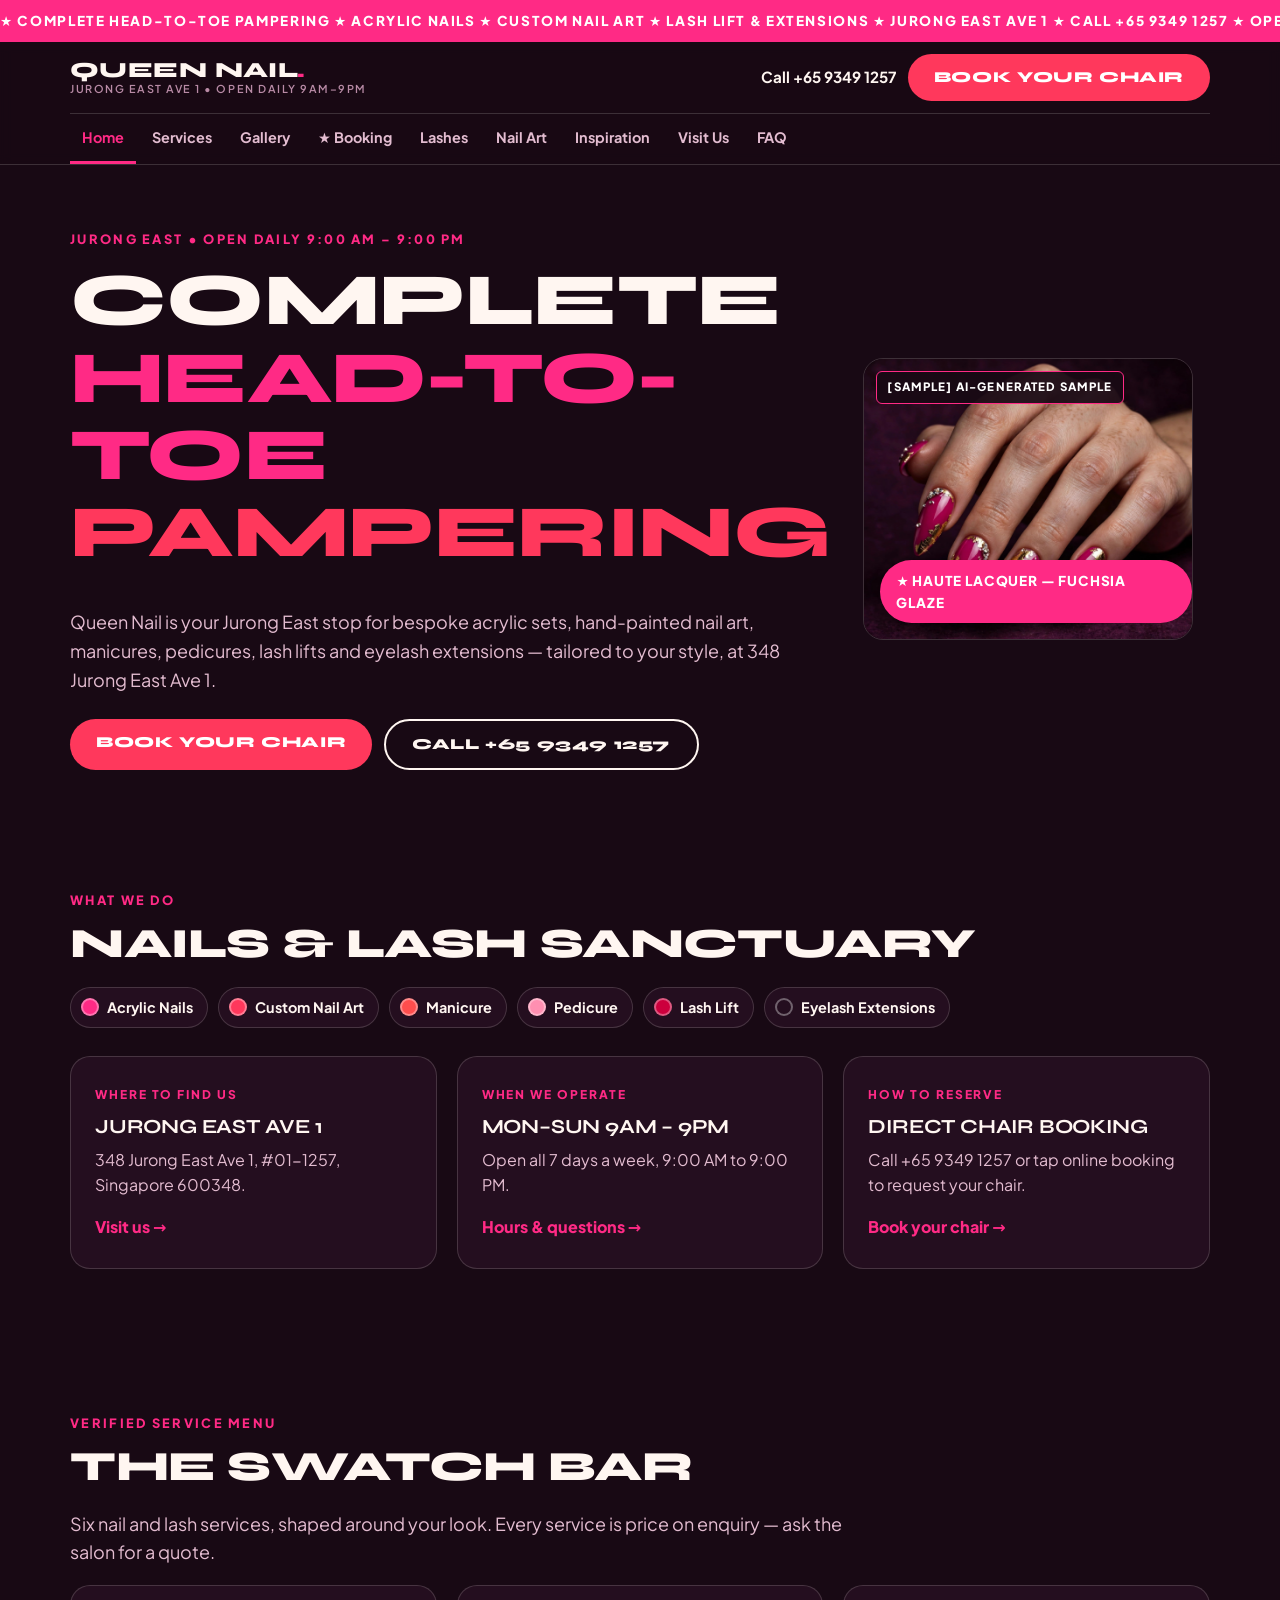
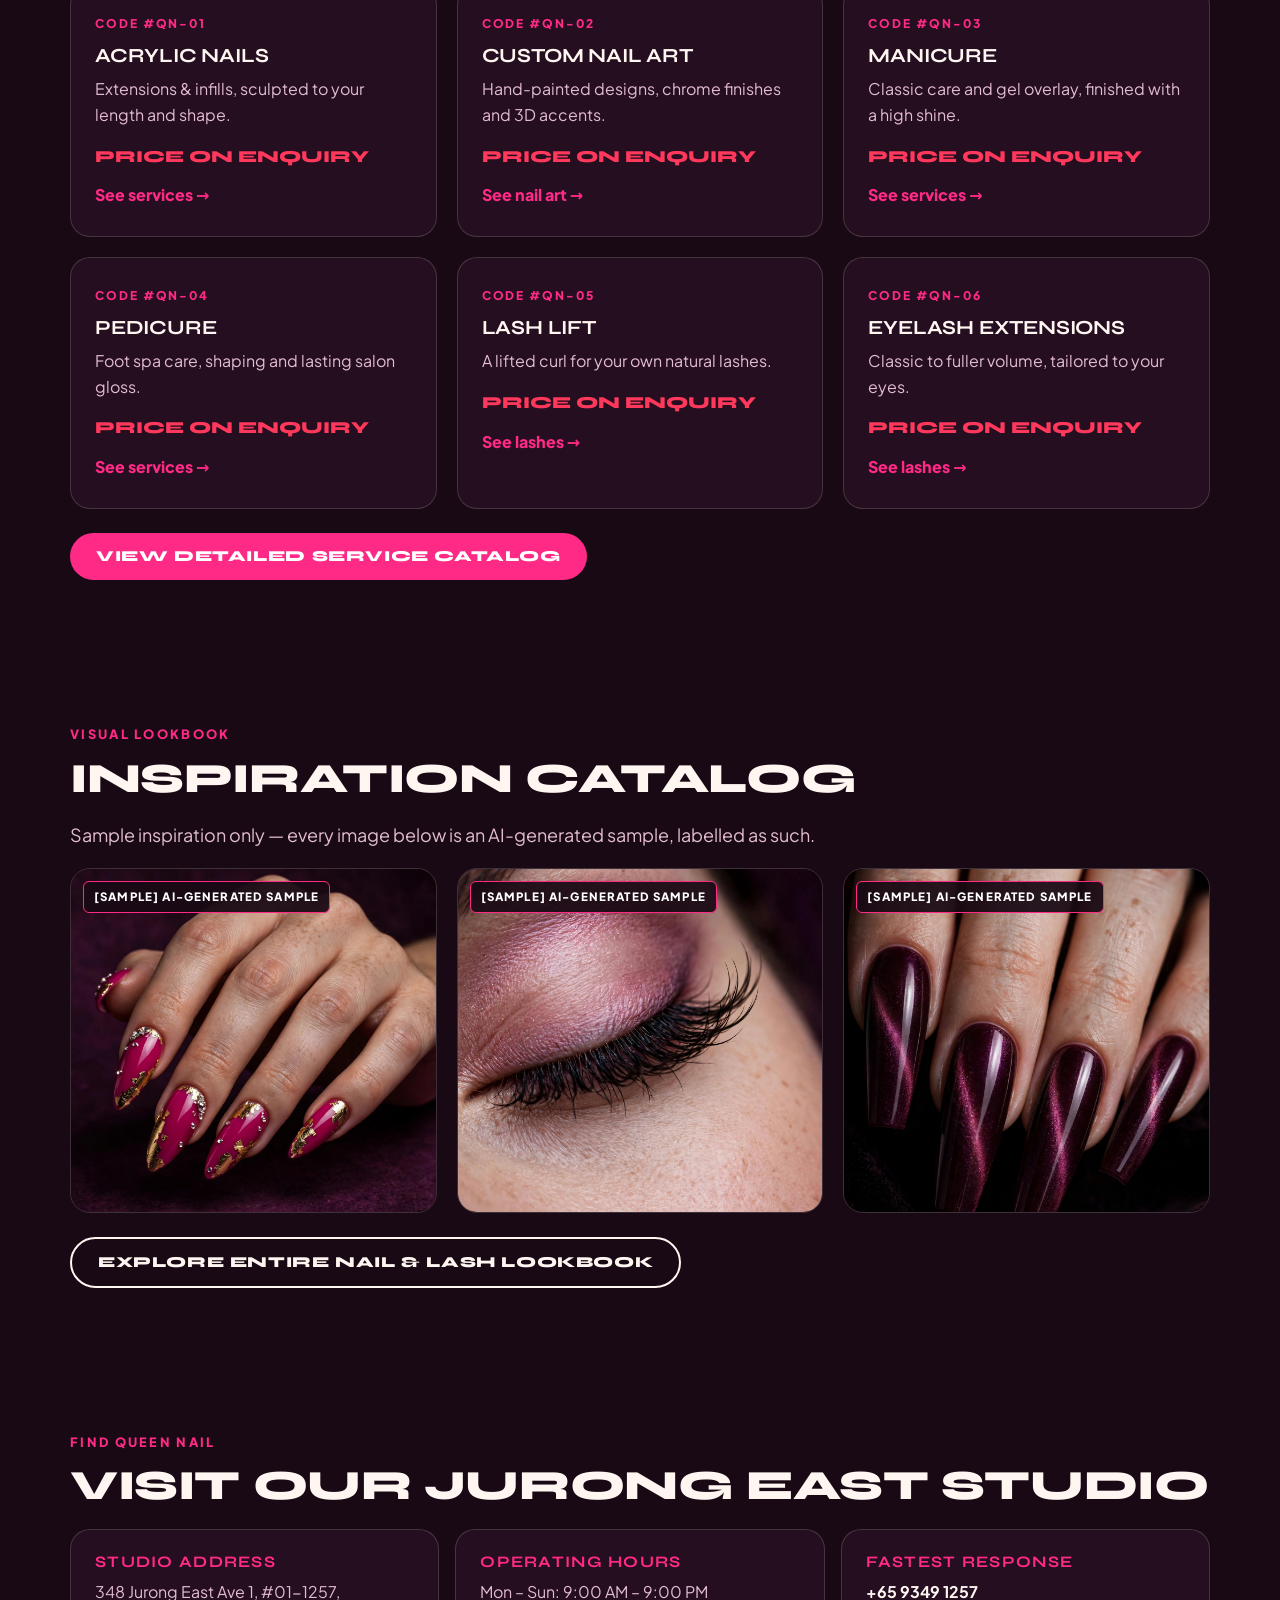
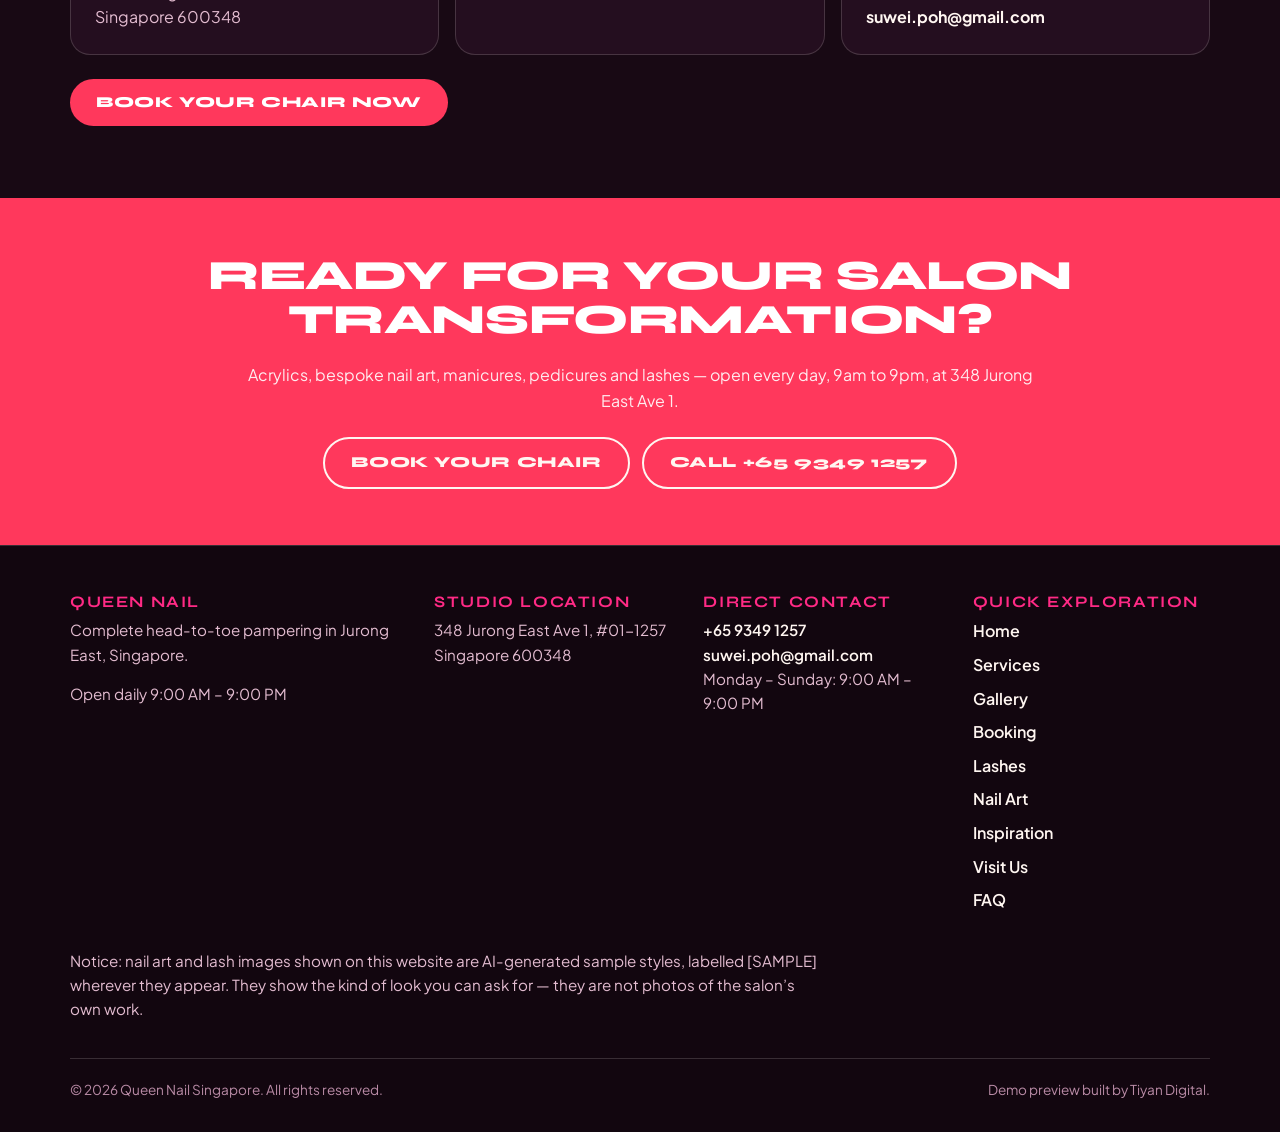
<file: index.html>
<!DOCTYPE html>
<html lang="en">
<head>
<meta charset="utf-8">
<meta name="viewport" content="width=device-width, initial-scale=1">
<title>Queen Nail — Nail Salon in Jurong East | Queen Nail — Jurong East, Singapore</title>
<meta name="description" content="Queen Nail is a nail salon at 348 Jurong East Ave 1, Singapore — acrylic nails, custom nail art, manicure, pedicure, lash lift and eyelash extensions. Open daily 9am–9pm. Price on enquiry.">
<link rel="stylesheet" href="assets/css/main.css">
</head>
<body>
<div class="marquee" aria-hidden="true"><span>&#9733; COMPLETE HEAD-TO-TOE PAMPERING &#9733; ACRYLIC NAILS &#9733; CUSTOM NAIL ART &#9733; LASH LIFT &amp; EXTENSIONS &#9733; JURONG EAST AVE 1 &#9733; CALL +65 9349 1257 &#9733; OPEN DAILY 9AM&ndash;9PM &nbsp;&#9733; COMPLETE HEAD-TO-TOE PAMPERING &#9733; ACRYLIC NAILS &#9733; CUSTOM NAIL ART &#9733; LASH LIFT &amp; EXTENSIONS &#9733; JURONG EAST AVE 1 &#9733; CALL +65 9349 1257 &#9733; OPEN DAILY 9AM&ndash;9PM &nbsp;</span></div>
<header class="site-header">
  <div class="wrap header-bar">
    <a class="logo" href="index.html"><span data-business-name>Queen Nail</span><em>.</em><small>Jurong East Ave 1 &bull; Open Daily 9am&ndash;9pm</small></a>
    <div class="header-actions">
      <a class="phone-link" href="tel:+6593491257">Call +65 9349 1257</a>
      <a class="btn btn-coral" href="booking.html">Book Your Chair</a>
    </div>
  </div>
  <div class="wrap"><nav class="main-nav" aria-label="Main navigation"><ul><li><a href="index.html" aria-current="page">Home</a></li><li><a href="services.html">Services</a></li><li><a href="gallery.html">Gallery</a></li><li><a href="booking.html">&#9733; Booking</a></li><li><a href="lashes.html">Lashes</a></li><li><a href="nail-art.html">Nail Art</a></li><li><a href="inspiration.html">Inspiration</a></li><li><a href="visit.html">Visit Us</a></li><li><a href="faq.html">FAQ</a></li></ul></nav></div>
</header>
<main>
<section class="hero"><div class="wrap hero-grid">
  <div class="hero-copy">
    <p class="kicker">Jurong East &bull; Open Daily 9:00 AM &ndash; 9:00 PM</p>
    <h1>Complete<br><span>Head-to-Toe</span><br><span class="coral">Pampering</span></h1>
    <p class="lede">Queen Nail is your Jurong East stop for bespoke acrylic sets, hand-painted nail art, manicures, pedicures, lash lifts and eyelash extensions — tailored to your style, at 348 Jurong East Ave 1.</p>
    <div class="cta-row">
      <a class="btn btn-coral" href="booking.html">Book Your Chair</a>
      <a class="btn btn-ghost" href="tel:+6593491257">Call +65 9349 1257</a>
    </div>
  </div>
  <div class="hero-media">
    <span class="sample-badge">[SAMPLE] AI-generated sample</span>
    <img src="assets/img/hero-fuchsia-chrome.jpg" alt="Sample nail art: fuchsia lacquer with gold chrome leaf accents">
    <span class="hero-tag">&#9733; Haute Lacquer &mdash; Fuchsia Glaze</span>
  </div>
</div></section>

<section><div class="wrap">
  <p class="eyebrow">What we do</p>
  <h2>Nails &amp; Lash Sanctuary</h2>
  <ul class="swatches" aria-label="Services">
    <li><span class="dot" style="background:#FF2A85"></span>Acrylic Nails</li>
    <li><span class="dot" style="background:#FF385C"></span>Custom Nail Art</li>
    <li><span class="dot" style="background:#FF4D4D"></span>Manicure</li>
    <li><span class="dot" style="background:#FF8FB1"></span>Pedicure</li>
    <li><span class="dot" style="background:#CC003D"></span>Lash Lift</li>
    <li><span class="dot" style="background:#240E1F"></span>Eyelash Extensions</li>
  </ul>
  <div class="grid grid-3" style="margin-top:28px">
    <div class="card"><p class="code">Where to find us</p><h3>Jurong East Ave 1</h3><p>348 Jurong East Ave 1, #01-1257, Singapore 600348.</p><a class="more" href="visit.html">Visit us &rarr;</a></div>
    <div class="card"><p class="code">When we operate</p><h3>Mon&ndash;Sun 9am &ndash; 9pm</h3><p>Open all 7 days a week, 9:00 AM to 9:00 PM.</p><a class="more" href="faq.html">Hours &amp; questions &rarr;</a></div>
    <div class="card"><p class="code">How to reserve</p><h3>Direct Chair Booking</h3><p>Call +65 9349 1257 or tap online booking to request your chair.</p><a class="more" href="booking.html">Book your chair &rarr;</a></div>
  </div>
</div></section>

<section><div class="wrap">
  <p class="eyebrow">Verified service menu</p>
  <h2>The Swatch Bar</h2>
  <p class="lede">Six nail and lash services, shaped around your look. Every service is price on enquiry — ask the salon for a quote.</p>
  <div class="grid grid-3">
    <article class="card"><p class="code">Code #QN-01</p><h3>Acrylic Nails</h3><p>Extensions &amp; infills, sculpted to your length and shape.</p><p class="price">Price on enquiry</p><a class="more" href="services.html">See services &rarr;</a></article>
    <article class="card"><p class="code">Code #QN-02</p><h3>Custom Nail Art</h3><p>Hand-painted designs, chrome finishes and 3D accents.</p><p class="price">Price on enquiry</p><a class="more" href="nail-art.html">See nail art &rarr;</a></article>
    <article class="card"><p class="code">Code #QN-03</p><h3>Manicure</h3><p>Classic care and gel overlay, finished with a high shine.</p><p class="price">Price on enquiry</p><a class="more" href="services.html">See services &rarr;</a></article>
    <article class="card"><p class="code">Code #QN-04</p><h3>Pedicure</h3><p>Foot spa care, shaping and lasting salon gloss.</p><p class="price">Price on enquiry</p><a class="more" href="services.html">See services &rarr;</a></article>
    <article class="card"><p class="code">Code #QN-05</p><h3>Lash Lift</h3><p>A lifted curl for your own natural lashes.</p><p class="price">Price on enquiry</p><a class="more" href="lashes.html">See lashes &rarr;</a></article>
    <article class="card"><p class="code">Code #QN-06</p><h3>Eyelash Extensions</h3><p>Classic to fuller volume, tailored to your eyes.</p><p class="price">Price on enquiry</p><a class="more" href="lashes.html">See lashes &rarr;</a></article>
  </div>
  <div class="cta-row"><a class="btn btn-pink" href="services.html">View Detailed Service Catalog</a></div>
</div></section>

<section><div class="wrap">
  <p class="eyebrow">Visual lookbook</p>
  <h2>Inspiration Catalog</h2>
  <p class="lede">Sample inspiration only — every image below is an AI-generated sample, labelled as such.</p>
  <div class="grid grid-3">
    <figure class="sample"><span class="sample-badge">[SAMPLE] AI-generated sample</span><img src="assets/img/hero-fuchsia-chrome.jpg" alt="Sample nail art: chrome leaf and coral almond nails" loading="lazy" style="object-position:center"><figcaption><span class="sample-label">[SAMPLE] AI-generated sample</span>Chrome Leaf &amp; Coral Almond</figcaption></figure>
    <figure class="sample"><span class="sample-badge">[SAMPLE] AI-generated sample</span><img src="assets/img/lashes-flutter.jpg" alt="Sample lash look: lifted, flutter-soft lashes" loading="lazy" style="object-position:center"><figcaption><span class="sample-label">[SAMPLE] AI-generated sample</span>Flutter-Soft Lash Volume</figcaption></figure>
    <figure class="sample"><span class="sample-badge">[SAMPLE] AI-generated sample</span><img src="assets/img/gallery-cat-eye.jpg" alt="Sample nail art: cat-eye magnetic lacquer in deep plum" loading="lazy" style="object-position:center"><figcaption><span class="sample-label">[SAMPLE] AI-generated sample</span>Cat-Eye Magnetic Lacquer</figcaption></figure>
  </div>
  <div class="cta-row"><a class="btn btn-ghost" href="gallery.html">Explore Entire Nail &amp; Lash Lookbook</a></div>
</div></section>

<section><div class="wrap">
  <p class="eyebrow">Find Queen Nail</p>
  <h2>Visit Our Jurong East Studio</h2>
  <div class="info-grid">
    <div class="info-card"><h3>Studio Address</h3><address>348 Jurong East Ave 1, #01-1257, Singapore 600348</address></div>
    <div class="info-card"><h3>Operating Hours</h3><p>Mon &ndash; Sun: 9:00 AM &ndash; 9:00 PM</p></div>
    <div class="info-card"><h3>Fastest Response</h3><p><a href="tel:+6593491257">+65 9349 1257</a><br><a href="mailto:suwei.poh@gmail.com">suwei.poh@gmail.com</a></p></div>
  </div>
  <div class="cta-row"><a class="btn btn-coral" href="booking.html">Book Your Chair Now</a></div>
</div></section>
</main>
<section class="pre-footer">
  <div class="wrap">
    <h2>Ready for your salon transformation?</h2>
    <p>Acrylics, bespoke nail art, manicures, pedicures and lashes — open every day, 9am to 9pm, at 348 Jurong East Ave 1.</p>
    <div class="cta-row" style="justify-content:center">
      <a class="btn btn-ghost" href="booking.html">Book Your Chair</a>
      <a class="btn btn-ghost" href="tel:+6593491257">Call +65 9349 1257</a>
    </div>
  </div>
</section>
<footer class="site-footer">
  <div class="wrap">
    <div class="footer-grid">
      <div>
        <h3><span data-business-name>Queen Nail</span></h3>
        <p>Complete head-to-toe pampering in Jurong East, Singapore.</p>
        <p>Open daily 9:00 AM &ndash; 9:00 PM</p>
      </div>
      <div>
        <h3>Studio Location</h3>
        <address>348 Jurong East Ave 1, #01-1257<br>Singapore 600348</address>
      </div>
      <div>
        <h3>Direct Contact</h3>
        <p><a href="tel:+6593491257">+65 9349 1257</a><br>
        <a href="mailto:suwei.poh@gmail.com">suwei.poh@gmail.com</a><br>
        Monday &ndash; Sunday: 9:00 AM &ndash; 9:00 PM</p>
      </div>
      <div>
        <h3>Quick Exploration</h3>
        <ul><li><a href="index.html">Home</a></li><li><a href="services.html">Services</a></li><li><a href="gallery.html">Gallery</a></li><li><a href="booking.html">Booking</a></li><li><a href="lashes.html">Lashes</a></li><li><a href="nail-art.html">Nail Art</a></li><li><a href="inspiration.html">Inspiration</a></li><li><a href="visit.html">Visit Us</a></li><li><a href="faq.html">FAQ</a></li></ul>
      </div>
    </div>
    <p class="sample-note" style="margin-top:28px">Notice: nail art and lash images shown on this website are AI-generated sample styles, labelled [SAMPLE] wherever they appear. They show the kind of look you can ask for — they are not photos of the salon&rsquo;s own work.</p>
    <div class="footer-base">
      <span>&copy; 2026 Queen Nail Singapore. All rights reserved.</span>
      <span>Demo preview built by Tiyan Digital.</span>
    </div>
  </div>
</footer>
<script src="assets/js/main.js"></script>
</body>
</html>
</file>
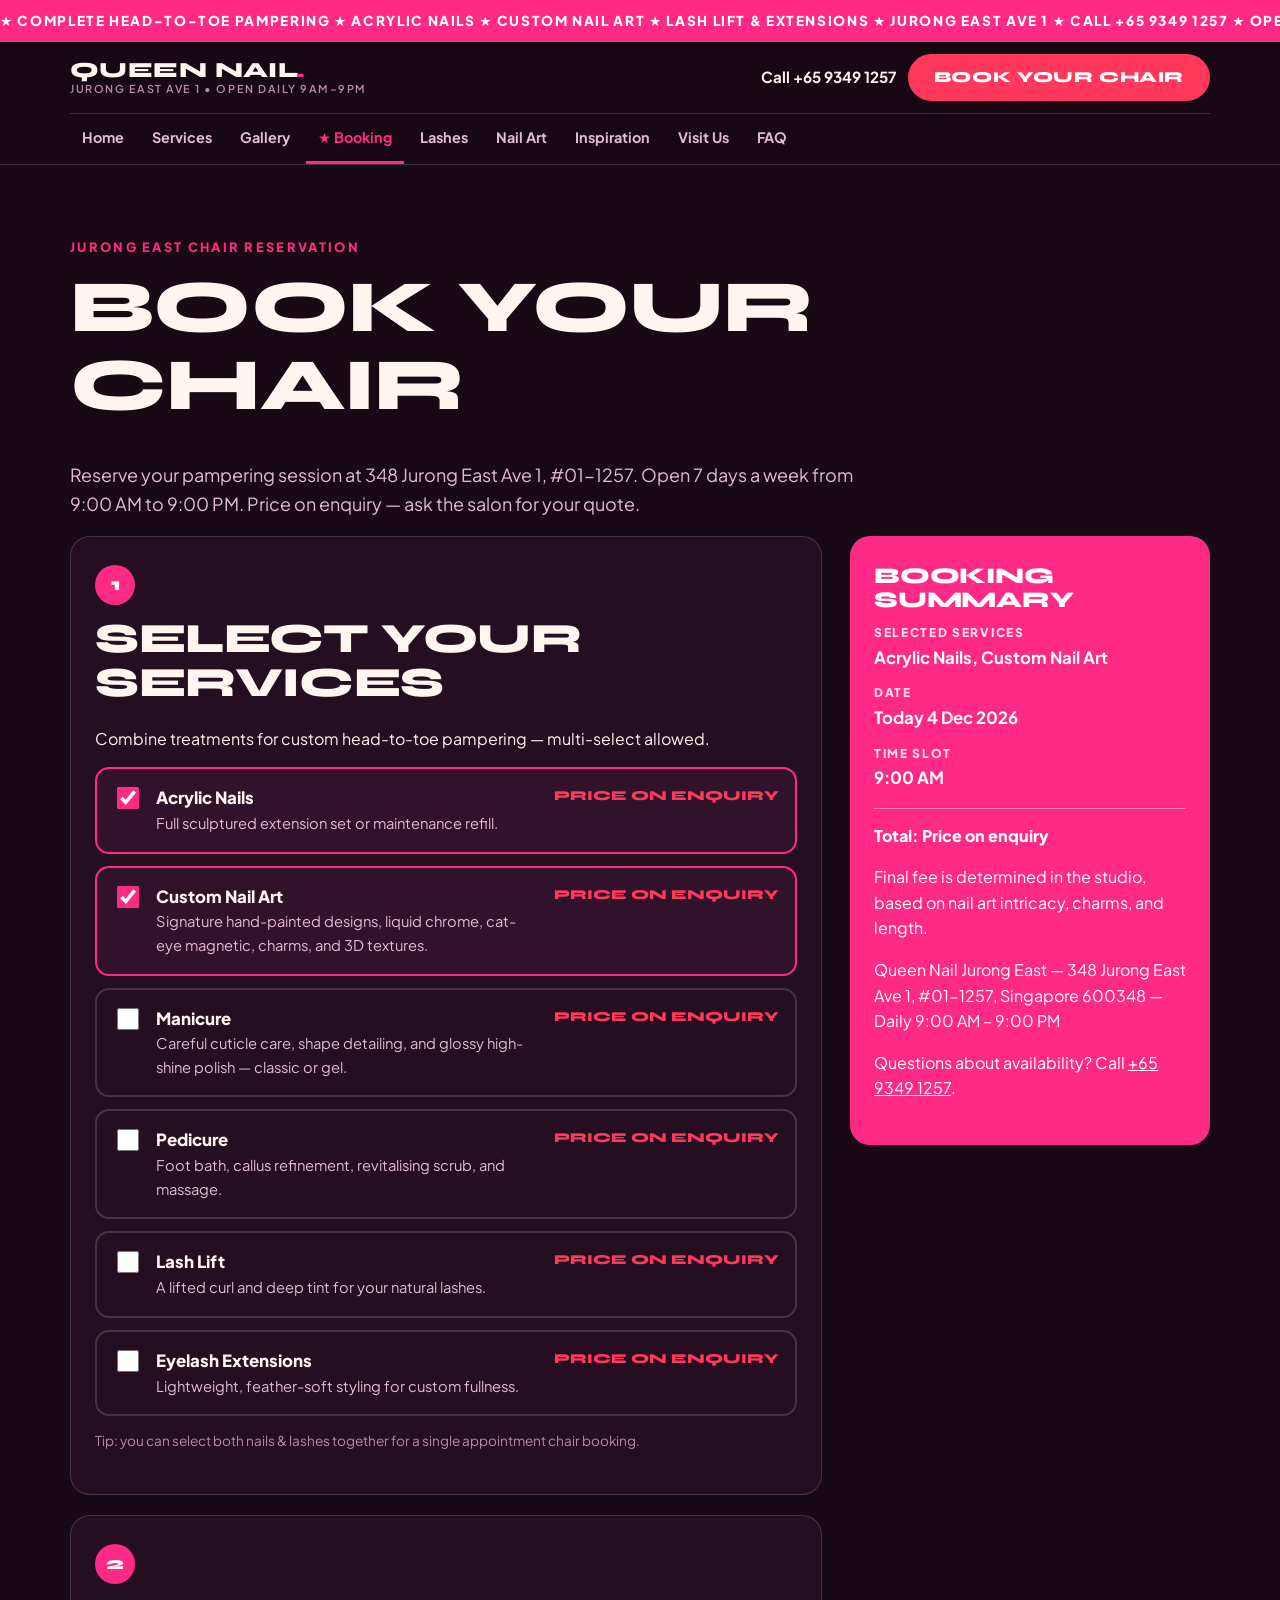
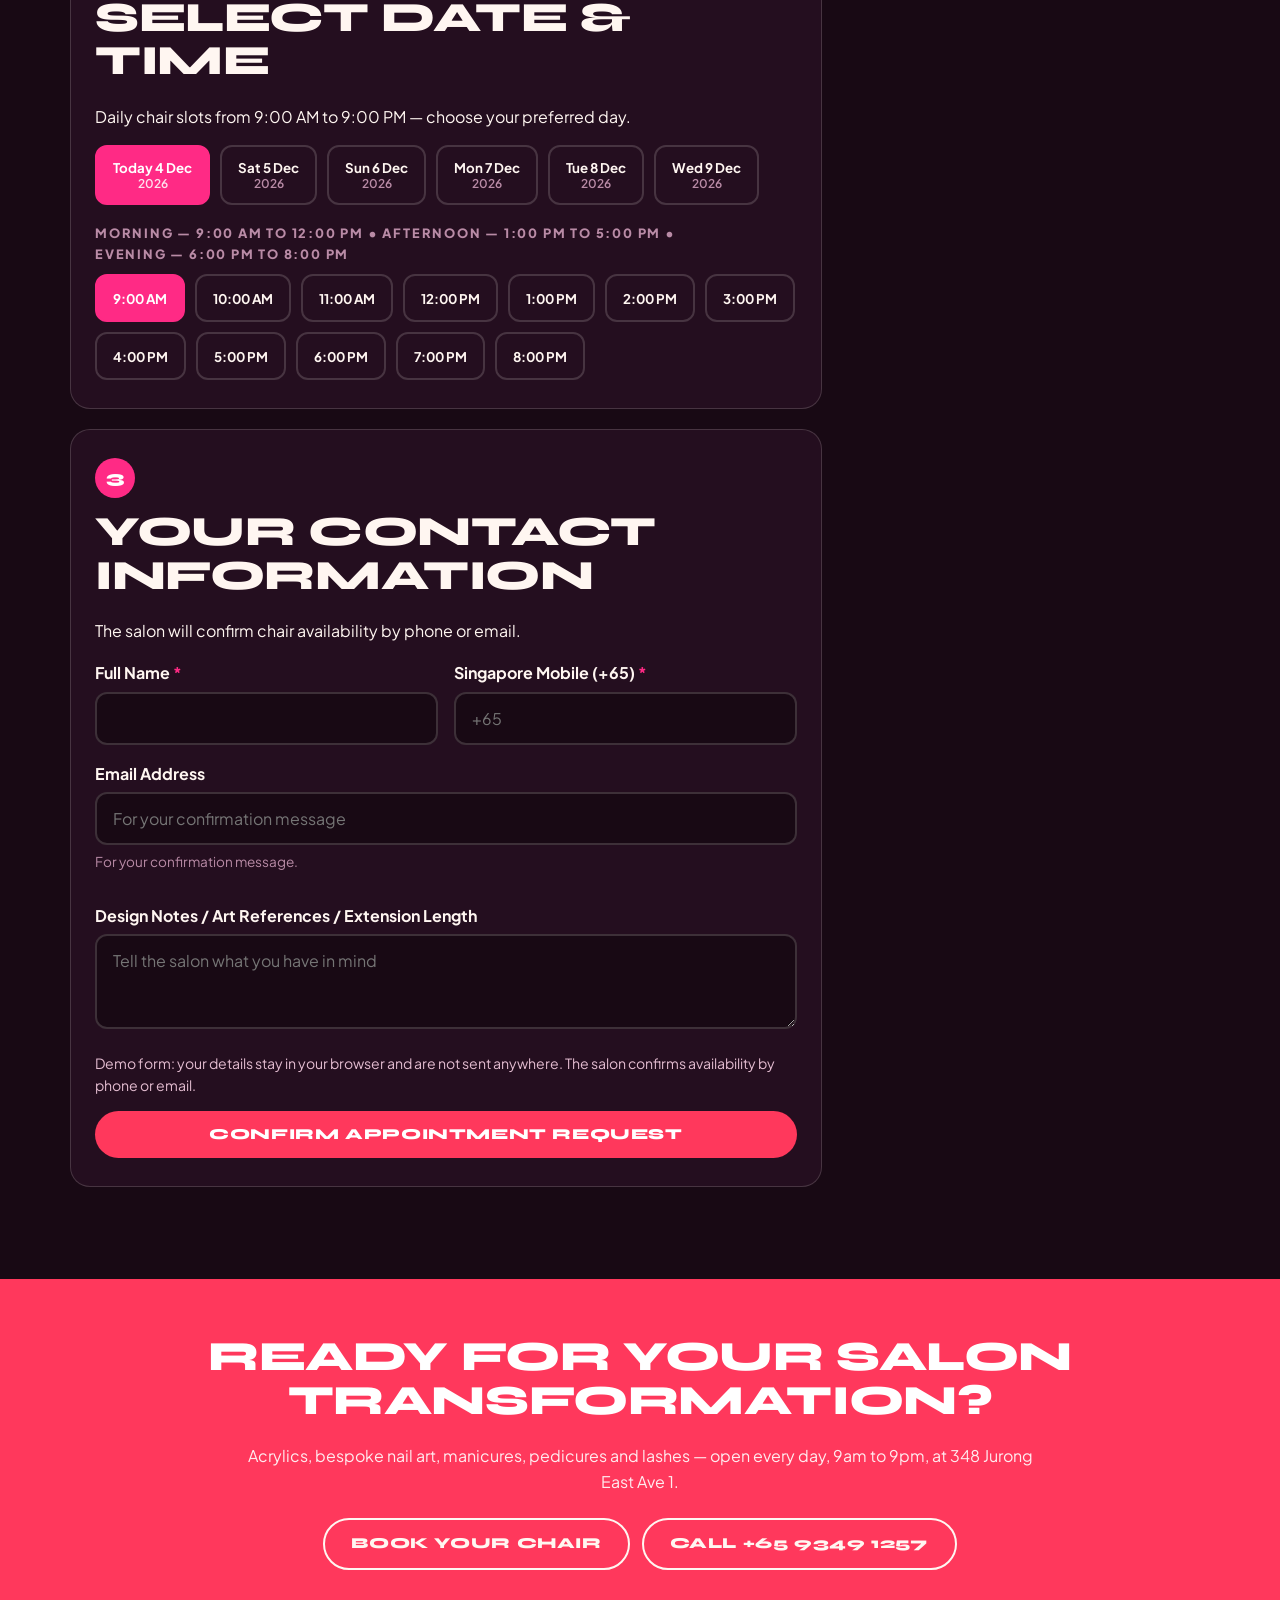
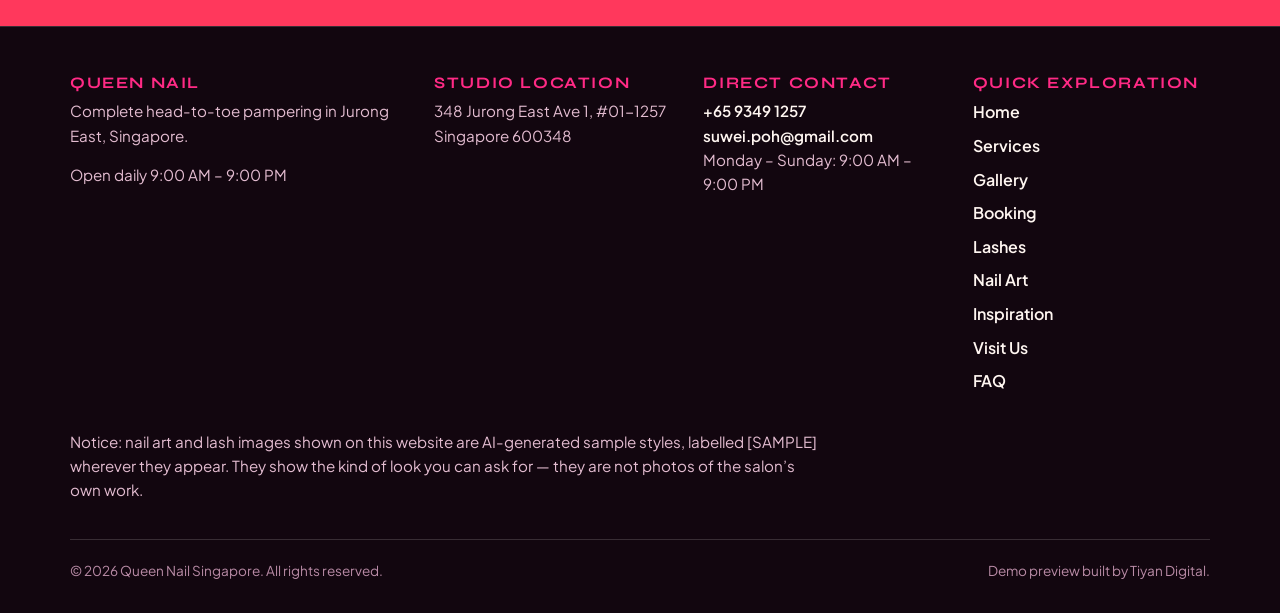
<file: booking.html>
<!DOCTYPE html>
<html lang="en">
<head>
<meta charset="utf-8">
<meta name="viewport" content="width=device-width, initial-scale=1">
<title>Book Your Chair — Queen Nail, Jurong East | Queen Nail — Jurong East, Singapore</title>
<meta name="description" content="Request your chair at Queen Nail, 348 Jurong East Ave 1. Pick your services, choose a day and time, and send a booking request. Open daily 9am–9pm.">
<link rel="stylesheet" href="assets/css/main.css">
</head>
<body>
<div class="marquee" aria-hidden="true"><span>&#9733; COMPLETE HEAD-TO-TOE PAMPERING &#9733; ACRYLIC NAILS &#9733; CUSTOM NAIL ART &#9733; LASH LIFT &amp; EXTENSIONS &#9733; JURONG EAST AVE 1 &#9733; CALL +65 9349 1257 &#9733; OPEN DAILY 9AM&ndash;9PM &nbsp;&#9733; COMPLETE HEAD-TO-TOE PAMPERING &#9733; ACRYLIC NAILS &#9733; CUSTOM NAIL ART &#9733; LASH LIFT &amp; EXTENSIONS &#9733; JURONG EAST AVE 1 &#9733; CALL +65 9349 1257 &#9733; OPEN DAILY 9AM&ndash;9PM &nbsp;</span></div>
<header class="site-header">
  <div class="wrap header-bar">
    <a class="logo" href="index.html"><span data-business-name>Queen Nail</span><em>.</em><small>Jurong East Ave 1 &bull; Open Daily 9am&ndash;9pm</small></a>
    <div class="header-actions">
      <a class="phone-link" href="tel:+6593491257">Call +65 9349 1257</a>
      <a class="btn btn-coral" href="booking.html">Book Your Chair</a>
    </div>
  </div>
  <div class="wrap"><nav class="main-nav" aria-label="Main navigation"><ul><li><a href="index.html">Home</a></li><li><a href="services.html">Services</a></li><li><a href="gallery.html">Gallery</a></li><li><a href="booking.html" aria-current="page">&#9733; Booking</a></li><li><a href="lashes.html">Lashes</a></li><li><a href="nail-art.html">Nail Art</a></li><li><a href="inspiration.html">Inspiration</a></li><li><a href="visit.html">Visit Us</a></li><li><a href="faq.html">FAQ</a></li></ul></nav></div>
</header>
<main>
<section><div class="wrap">
  <p class="eyebrow">Jurong East chair reservation</p>
  <h1>Book Your Chair</h1>
  <p class="lede">Reserve your pampering session at 348 Jurong East Ave 1, #01-1257. Open 7 days a week from 9:00 AM to 9:00 PM. Price on enquiry — ask the salon for your quote.</p>
  <div class="booking-layout">
    <form id="booking-form" novalidate>
      <div class="step" id="step-1">
        <span class="step-num">1</span>
        <h2>Select Your Services</h2>
        <p>Combine treatments for custom head-to-toe pampering — multi-select allowed.</p>
        <div class="service-pick">
          <label><input type="checkbox" name="service" value="Acrylic Nails" checked><span><span class="svc-name">Acrylic Nails</span><span class="svc-desc">Full sculptured extension set or maintenance refill.</span></span><span class="svc-price">Price on enquiry</span></label>
          <label><input type="checkbox" name="service" value="Custom Nail Art" checked><span><span class="svc-name">Custom Nail Art</span><span class="svc-desc">Signature hand-painted designs, liquid chrome, cat-eye magnetic, charms, and 3D textures.</span></span><span class="svc-price">Price on enquiry</span></label>
          <label><input type="checkbox" name="service" value="Manicure"><span><span class="svc-name">Manicure</span><span class="svc-desc">Careful cuticle care, shape detailing, and glossy high-shine polish — classic or gel.</span></span><span class="svc-price">Price on enquiry</span></label>
          <label><input type="checkbox" name="service" value="Pedicure"><span><span class="svc-name">Pedicure</span><span class="svc-desc">Foot bath, callus refinement, revitalising scrub, and massage.</span></span><span class="svc-price">Price on enquiry</span></label>
          <label><input type="checkbox" name="service" value="Lash Lift"><span><span class="svc-name">Lash Lift</span><span class="svc-desc">A lifted curl and deep tint for your natural lashes.</span></span><span class="svc-price">Price on enquiry</span></label>
          <label><input type="checkbox" name="service" value="Eyelash Extensions"><span><span class="svc-name">Eyelash Extensions</span><span class="svc-desc">Lightweight, feather-soft styling for custom fullness.</span></span><span class="svc-price">Price on enquiry</span></label>
        </div>
        <p class="sample-note" style="margin-top:14px">Tip: you can select both nails &amp; lashes together for a single appointment chair booking.</p>
      </div>

      <div class="step" id="step-2">
        <span class="step-num">2</span>
        <h2>Select Date &amp; Time</h2>
        <p>Daily chair slots from 9:00 AM to 9:00 PM — choose your preferred day.</p>
        <div class="day-row" id="day-row" role="group" aria-label="Choose a day"></div>
        <p class="time-group-label">Morning &mdash; 9:00 AM to 12:00 PM &bull; Afternoon &mdash; 1:00 PM to 5:00 PM &bull; Evening &mdash; 6:00 PM to 8:00 PM</p>
        <div class="time-row" id="time-row" role="group" aria-label="Choose a time"></div>
      </div>

      <div class="step" id="step-3">
        <span class="step-num">3</span>
        <h2>Your Contact Information</h2>
        <p>The salon will confirm chair availability by phone or email.</p>
        <div class="form-grid two">
          <div class="field"><label for="bk-name">Full Name <span class="req">*</span></label><input id="bk-name" name="name" type="text" autocomplete="name" required></div>
          <div class="field"><label for="bk-phone">Singapore Mobile (+65) <span class="req">*</span></label><input id="bk-phone" name="phone" type="tel" autocomplete="tel" placeholder="+65" required></div>
        </div>
        <div class="form-grid" style="margin-top:16px">
          <div class="field"><label for="bk-email">Email Address</label><input id="bk-email" name="email" type="email" autocomplete="email" placeholder="For your confirmation message"><p class="hint">For your confirmation message.</p></div>
          <div class="field"><label for="bk-notes">Design Notes / Art References / Extension Length</label><textarea id="bk-notes" name="notes" rows="3" placeholder="Tell the salon what you have in mind"></textarea></div>
        </div>
        <p class="consent" style="margin-top:16px">Demo form: your details stay in your browser and are not sent anywhere. The salon confirms availability by phone or email.</p>
        <button class="btn btn-coral btn-block" type="submit">Confirm Appointment Request</button>
      </div>

      <div class="confirmation" id="booking-confirmation" role="status">
        <span class="demo-flag">Demo request &mdash; not a confirmed booking</span>
        <div class="big-check">&#10003;</div>
        <h2>Request Received</h2>
        <p id="confirm-summary"></p>
        <p>This is a demo request only — no booking has been made and no details were sent. To confirm your chair, call the salon on <a href="tel:+6593491257">+65 9349 1257</a> or email <a href="mailto:suwei.poh@gmail.com">suwei.poh@gmail.com</a>. Prices are on enquiry.</p>
        <div class="cta-row" style="justify-content:center"><a class="btn btn-coral" href="tel:+6593491257">Call the Salon to Confirm</a></div>
      </div>
    </form>

    <aside class="summary-card" aria-label="Booking summary">
      <h2>Booking Summary</h2>
      <dl>
        <dt>Selected services</dt><dd id="sum-services">Acrylic Nails, Custom Nail Art</dd>
        <dt>Date</dt><dd id="sum-date">Choose a day</dd>
        <dt>Time slot</dt><dd id="sum-time">Choose a time</dd>
      </dl>
      <p class="total">Total: Price on enquiry</p>
      <p>Final fee is determined in the studio, based on nail art intricacy, charms, and length.</p>
      <p><span data-business-name>Queen Nail</span> Jurong East &mdash; 348 Jurong East Ave 1, #01-1257, Singapore 600348 &mdash; Daily 9:00 AM &ndash; 9:00 PM</p>
      <p>Questions about availability? Call <a href="tel:+6593491257">+65 9349 1257</a>.</p>
    </aside>
  </div>
</div></section>
</main>
<section class="pre-footer">
  <div class="wrap">
    <h2>Ready for your salon transformation?</h2>
    <p>Acrylics, bespoke nail art, manicures, pedicures and lashes — open every day, 9am to 9pm, at 348 Jurong East Ave 1.</p>
    <div class="cta-row" style="justify-content:center">
      <a class="btn btn-ghost" href="booking.html">Book Your Chair</a>
      <a class="btn btn-ghost" href="tel:+6593491257">Call +65 9349 1257</a>
    </div>
  </div>
</section>
<footer class="site-footer">
  <div class="wrap">
    <div class="footer-grid">
      <div>
        <h3><span data-business-name>Queen Nail</span></h3>
        <p>Complete head-to-toe pampering in Jurong East, Singapore.</p>
        <p>Open daily 9:00 AM &ndash; 9:00 PM</p>
      </div>
      <div>
        <h3>Studio Location</h3>
        <address>348 Jurong East Ave 1, #01-1257<br>Singapore 600348</address>
      </div>
      <div>
        <h3>Direct Contact</h3>
        <p><a href="tel:+6593491257">+65 9349 1257</a><br>
        <a href="mailto:suwei.poh@gmail.com">suwei.poh@gmail.com</a><br>
        Monday &ndash; Sunday: 9:00 AM &ndash; 9:00 PM</p>
      </div>
      <div>
        <h3>Quick Exploration</h3>
        <ul><li><a href="index.html">Home</a></li><li><a href="services.html">Services</a></li><li><a href="gallery.html">Gallery</a></li><li><a href="booking.html">Booking</a></li><li><a href="lashes.html">Lashes</a></li><li><a href="nail-art.html">Nail Art</a></li><li><a href="inspiration.html">Inspiration</a></li><li><a href="visit.html">Visit Us</a></li><li><a href="faq.html">FAQ</a></li></ul>
      </div>
    </div>
    <p class="sample-note" style="margin-top:28px">Notice: nail art and lash images shown on this website are AI-generated sample styles, labelled [SAMPLE] wherever they appear. They show the kind of look you can ask for — they are not photos of the salon&rsquo;s own work.</p>
    <div class="footer-base">
      <span>&copy; 2026 Queen Nail Singapore. All rights reserved.</span>
      <span>Demo preview built by Tiyan Digital.</span>
    </div>
  </div>
</footer>
<script src="assets/js/main.js"></script>
</body>
</html>
</file>
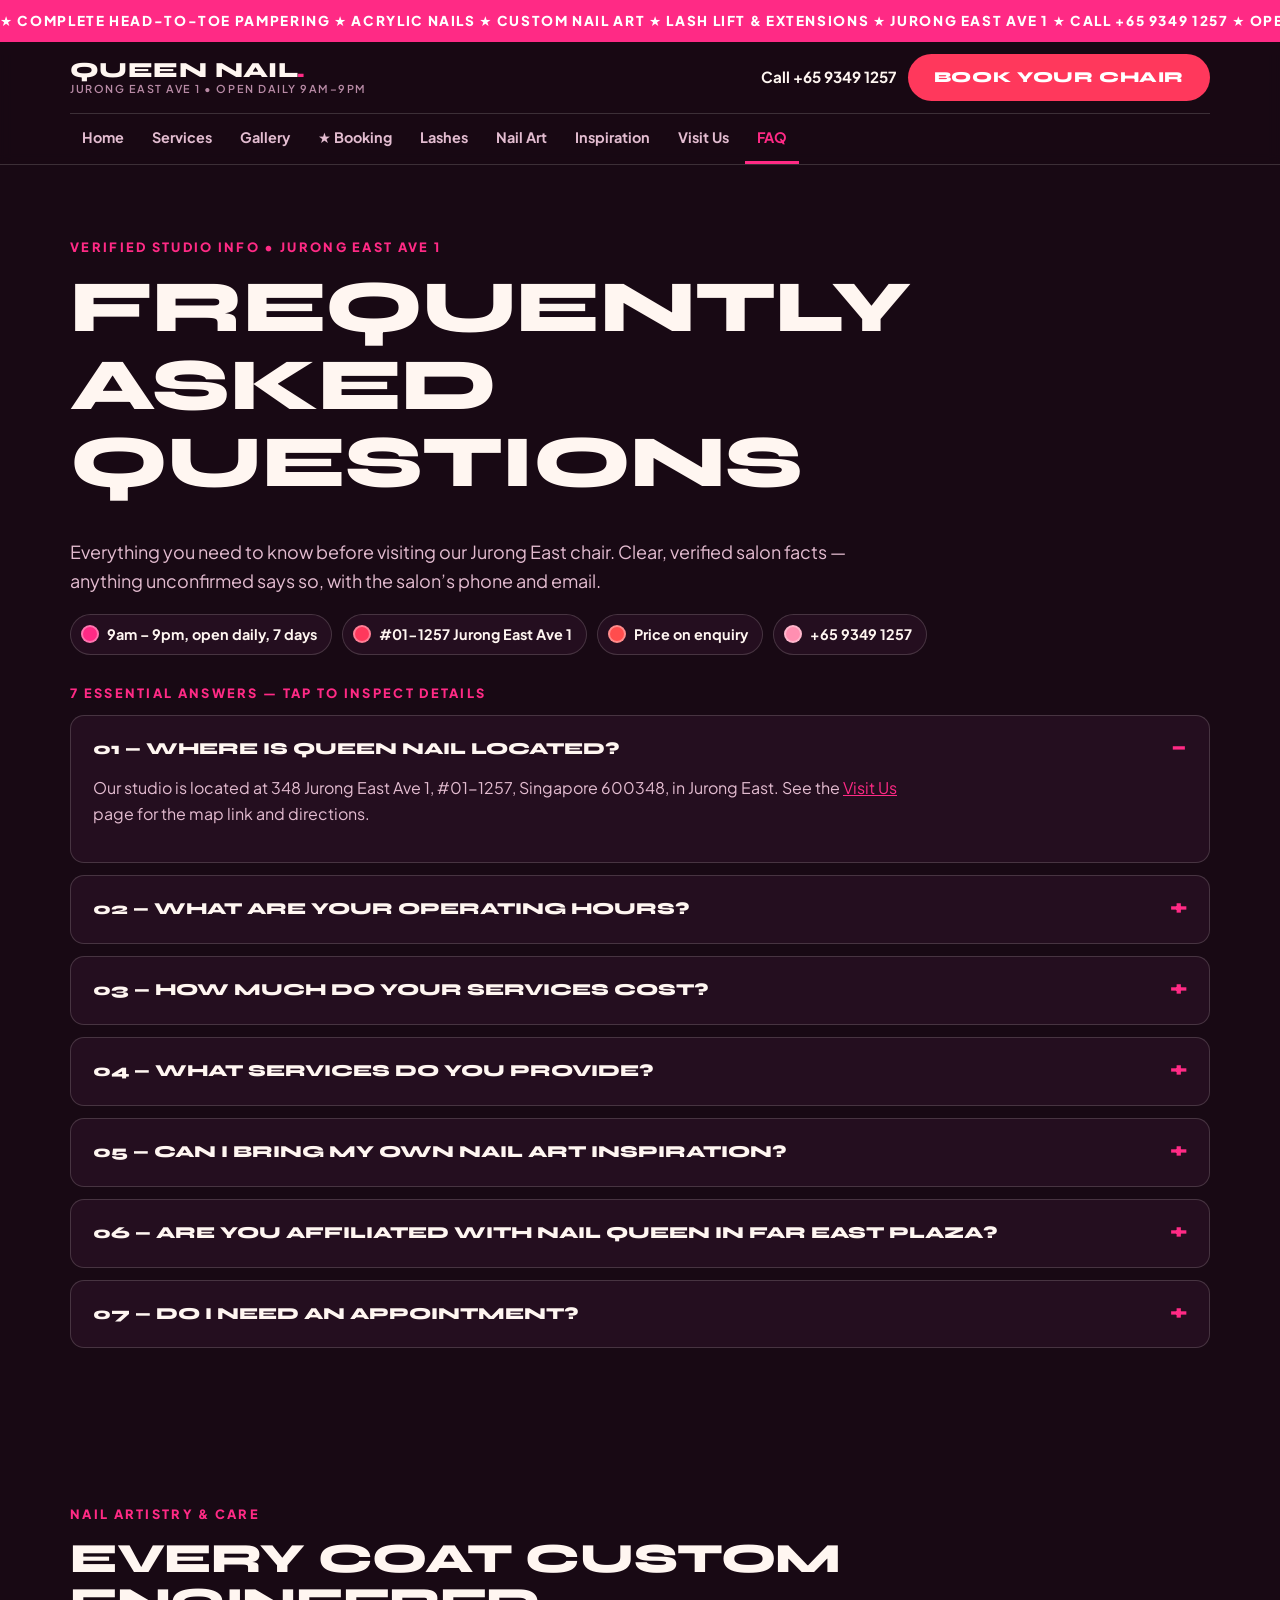
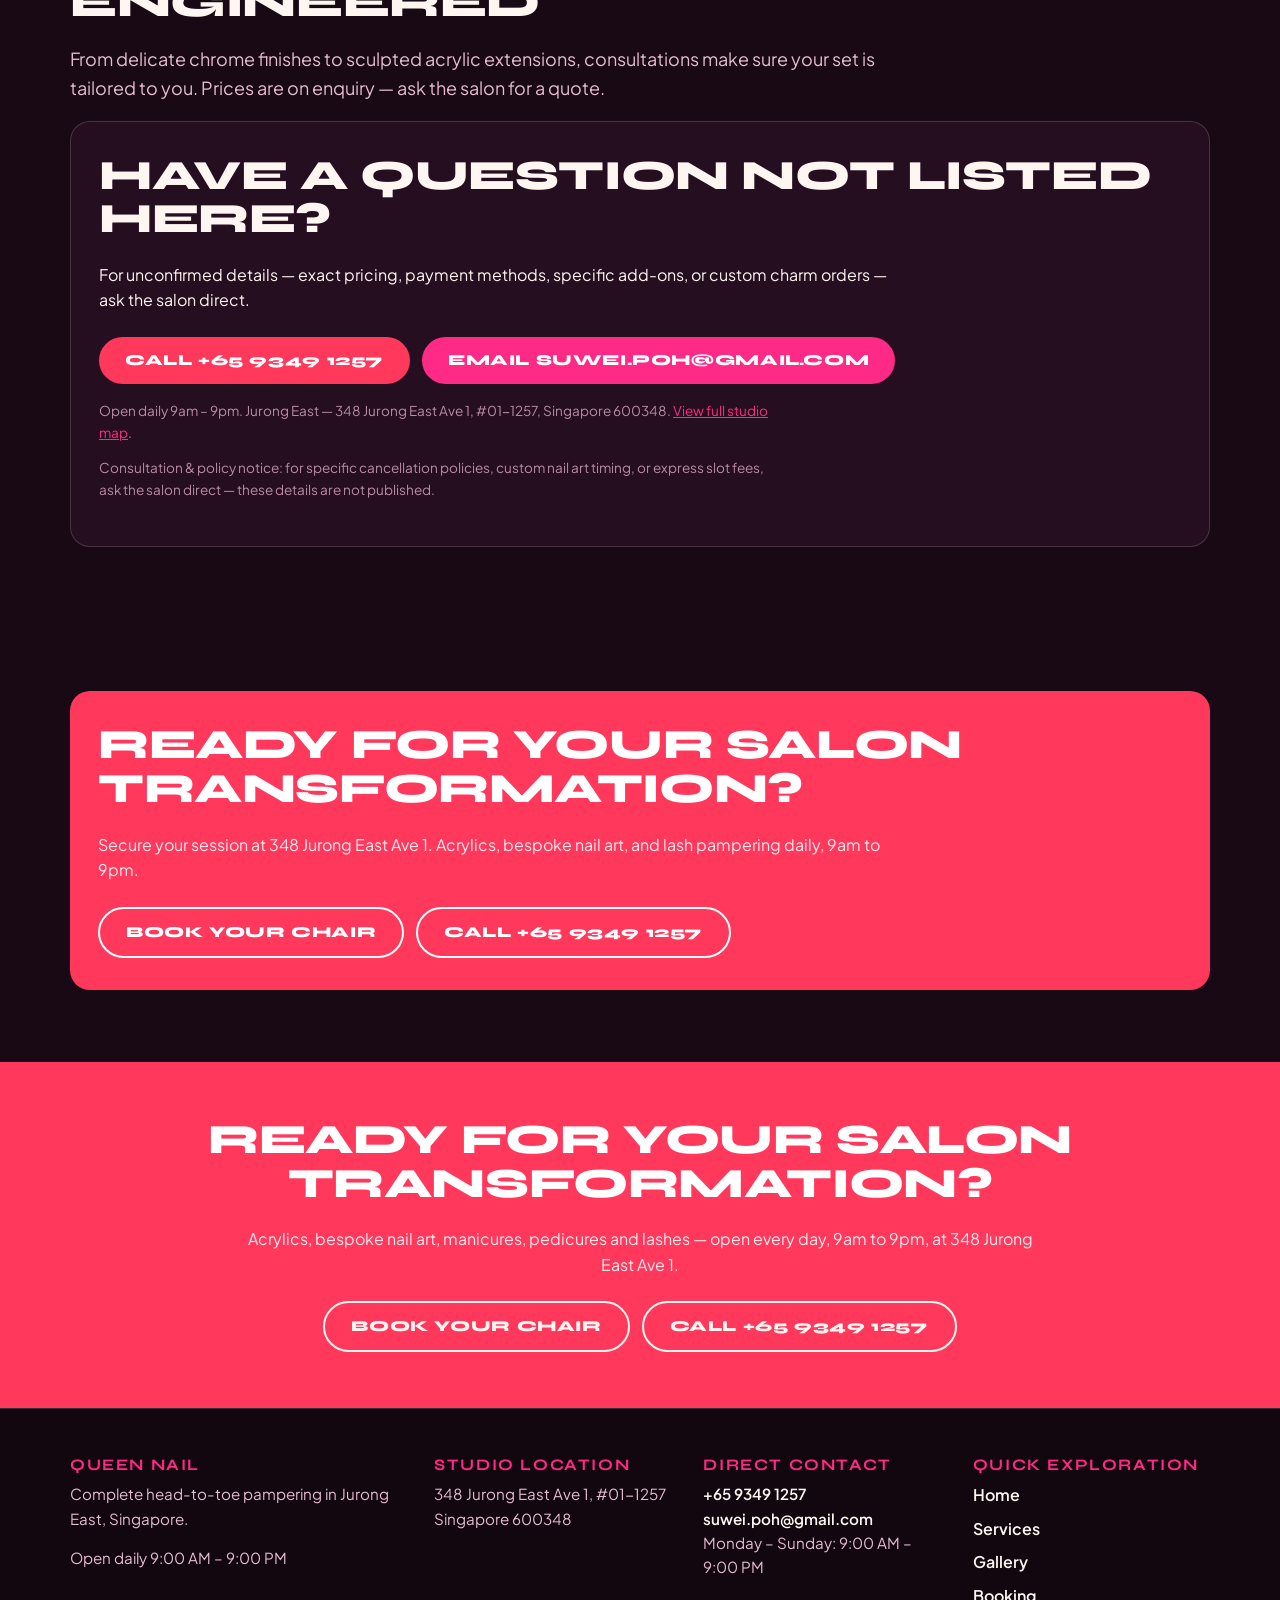
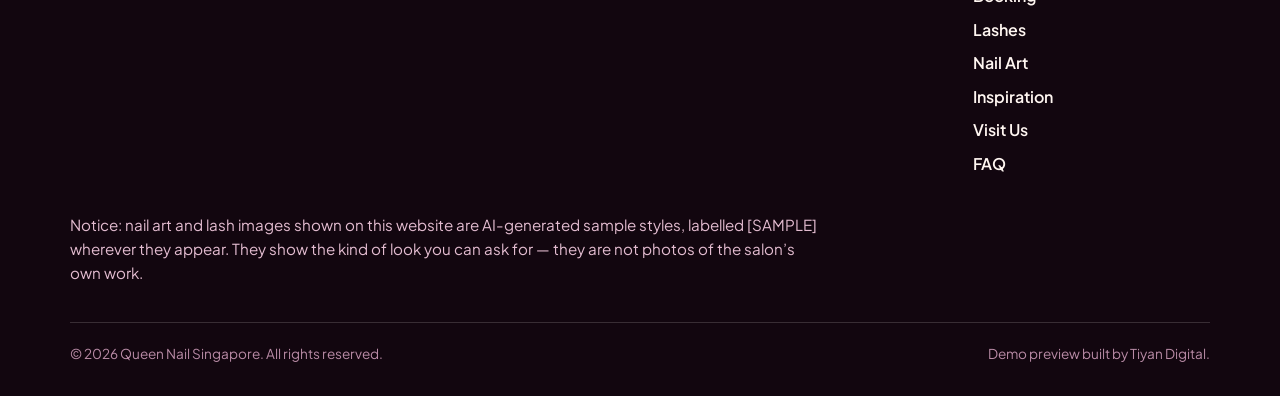
<file: faq.html>
<!DOCTYPE html>
<html lang="en">
<head>
<meta charset="utf-8">
<meta name="viewport" content="width=device-width, initial-scale=1">
<title>FAQ — Queen Nail, Jurong East | Queen Nail — Jurong East, Singapore</title>
<meta name="description" content="Frequently asked questions about Queen Nail, Jurong East: location, hours, prices, services and bookings. Verified facts only.">
<link rel="stylesheet" href="assets/css/main.css">
</head>
<body>
<div class="marquee" aria-hidden="true"><span>&#9733; COMPLETE HEAD-TO-TOE PAMPERING &#9733; ACRYLIC NAILS &#9733; CUSTOM NAIL ART &#9733; LASH LIFT &amp; EXTENSIONS &#9733; JURONG EAST AVE 1 &#9733; CALL +65 9349 1257 &#9733; OPEN DAILY 9AM&ndash;9PM &nbsp;&#9733; COMPLETE HEAD-TO-TOE PAMPERING &#9733; ACRYLIC NAILS &#9733; CUSTOM NAIL ART &#9733; LASH LIFT &amp; EXTENSIONS &#9733; JURONG EAST AVE 1 &#9733; CALL +65 9349 1257 &#9733; OPEN DAILY 9AM&ndash;9PM &nbsp;</span></div>
<header class="site-header">
  <div class="wrap header-bar">
    <a class="logo" href="index.html"><span data-business-name>Queen Nail</span><em>.</em><small>Jurong East Ave 1 &bull; Open Daily 9am&ndash;9pm</small></a>
    <div class="header-actions">
      <a class="phone-link" href="tel:+6593491257">Call +65 9349 1257</a>
      <a class="btn btn-coral" href="booking.html">Book Your Chair</a>
    </div>
  </div>
  <div class="wrap"><nav class="main-nav" aria-label="Main navigation"><ul><li><a href="index.html">Home</a></li><li><a href="services.html">Services</a></li><li><a href="gallery.html">Gallery</a></li><li><a href="booking.html">&#9733; Booking</a></li><li><a href="lashes.html">Lashes</a></li><li><a href="nail-art.html">Nail Art</a></li><li><a href="inspiration.html">Inspiration</a></li><li><a href="visit.html">Visit Us</a></li><li><a href="faq.html" aria-current="page">FAQ</a></li></ul></nav></div>
</header>
<main>
<section><div class="wrap">
  <p class="eyebrow">Verified studio info &bull; Jurong East Ave 1</p>
  <h1>Frequently Asked Questions</h1>
  <p class="lede">Everything you need to know before visiting our Jurong East chair. Clear, verified salon facts — anything unconfirmed says so, with the salon&rsquo;s phone and email.</p>
  <ul class="swatches" style="margin-bottom:28px">
    <li><span class="dot" style="background:#FF2A85"></span>9am &ndash; 9pm, open daily, 7 days</li>
    <li><span class="dot" style="background:#FF385C"></span>#01-1257 Jurong East Ave 1</li>
    <li><span class="dot" style="background:#FF4D4D"></span>Price on enquiry</li>
    <li><span class="dot" style="background:#FF8FB1"></span>+65 9349 1257</li>
  </ul>
  <p class="eyebrow">7 essential answers — tap to inspect details</p>
  <details class="faq" open><summary>01 &mdash; Where is Queen Nail located?</summary><p>Our studio is located at 348 Jurong East Ave 1, #01-1257, Singapore 600348, in Jurong East. See the <a href="visit.html">Visit Us</a> page for the map link and directions.</p></details>
  <details class="faq"><summary>02 &mdash; What are your operating hours?</summary><p>We are open Monday to Sunday, 9:00 AM to 9:00 PM — all 7 days a week.</p></details>
  <details class="faq"><summary>03 &mdash; How much do your services cost?</summary><p>Prices are not published — every service is price on enquiry and quoted on consultation. Ask the salon for a quote: call <a href="tel:+6593491257">+65 9349 1257</a> or email <a href="mailto:suwei.poh@gmail.com">suwei.poh@gmail.com</a>.</p></details>
  <details class="faq"><summary>04 &mdash; What services do you provide?</summary><p>Six services: acrylic nails, custom nail art, manicure, pedicure, lash lift, and eyelash extensions. See the full list on the <a href="services.html">Services</a> page.</p></details>
  <details class="faq"><summary>05 &mdash; Can I bring my own nail art inspiration?</summary><p>Yes. Save a photo you love and send it to the salon before your visit — email <a href="mailto:suwei.poh@gmail.com">suwei.poh@gmail.com</a> or call <a href="tel:+6593491257">+65 9349 1257</a>. See the <a href="nail-art.html">Nail Art</a> page for the steps.</p></details>
  <details class="faq"><summary>06 &mdash; Are you affiliated with Nail Queen in Far East Plaza?</summary><p>No. Queen Nail in Jurong East is a separate business with no affiliation to Nail Queen at Far East Plaza, Orchard Road.</p></details>
  <details class="faq"><summary>07 &mdash; Do I need an appointment?</summary><p>Ask the salon — call <a href="tel:+6593491257">+65 9349 1257</a> or email <a href="mailto:suwei.poh@gmail.com">suwei.poh@gmail.com</a>.</p></details>
</div></section>

<section><div class="wrap">
  <p class="eyebrow">Nail artistry &amp; care</p>
  <h2>Every Coat Custom Engineered</h2>
  <p class="lede">From delicate chrome finishes to sculpted acrylic extensions, consultations make sure your set is tailored to you. Prices are on enquiry — ask the salon for a quote.</p>
  <div class="dark-strip">
    <h2>Have a question not listed here?</h2>
    <p>For unconfirmed details — exact pricing, payment methods, specific add-ons, or custom charm orders — ask the salon direct.</p>
    <div class="cta-row">
      <a class="btn btn-coral" href="tel:+6593491257">Call +65 9349 1257</a>
      <a class="btn btn-pink" href="mailto:suwei.poh@gmail.com">Email suwei.poh@gmail.com</a>
    </div>
    <p class="sample-note" style="margin-top:16px">Open daily 9am &ndash; 9pm. Jurong East — 348 Jurong East Ave 1, #01-1257, Singapore 600348. <a href="visit.html">View full studio map</a>.</p>
    <p class="sample-note">Consultation &amp; policy notice: for specific cancellation policies, custom nail art timing, or express slot fees, ask the salon direct — these details are not published.</p>
  </div>
</div></section>

<section><div class="wrap"><div class="strip">
  <h2>Ready for your salon transformation?</h2>
  <p>Secure your session at 348 Jurong East Ave 1. Acrylics, bespoke nail art, and lash pampering daily, 9am to 9pm.</p>
  <div class="cta-row"><a class="btn btn-ghost" href="booking.html">Book Your Chair</a><a class="btn btn-ghost" href="tel:+6593491257">Call +65 9349 1257</a></div>
</div></div></section>
</main>
<section class="pre-footer">
  <div class="wrap">
    <h2>Ready for your salon transformation?</h2>
    <p>Acrylics, bespoke nail art, manicures, pedicures and lashes — open every day, 9am to 9pm, at 348 Jurong East Ave 1.</p>
    <div class="cta-row" style="justify-content:center">
      <a class="btn btn-ghost" href="booking.html">Book Your Chair</a>
      <a class="btn btn-ghost" href="tel:+6593491257">Call +65 9349 1257</a>
    </div>
  </div>
</section>
<footer class="site-footer">
  <div class="wrap">
    <div class="footer-grid">
      <div>
        <h3><span data-business-name>Queen Nail</span></h3>
        <p>Complete head-to-toe pampering in Jurong East, Singapore.</p>
        <p>Open daily 9:00 AM &ndash; 9:00 PM</p>
      </div>
      <div>
        <h3>Studio Location</h3>
        <address>348 Jurong East Ave 1, #01-1257<br>Singapore 600348</address>
      </div>
      <div>
        <h3>Direct Contact</h3>
        <p><a href="tel:+6593491257">+65 9349 1257</a><br>
        <a href="mailto:suwei.poh@gmail.com">suwei.poh@gmail.com</a><br>
        Monday &ndash; Sunday: 9:00 AM &ndash; 9:00 PM</p>
      </div>
      <div>
        <h3>Quick Exploration</h3>
        <ul><li><a href="index.html">Home</a></li><li><a href="services.html">Services</a></li><li><a href="gallery.html">Gallery</a></li><li><a href="booking.html">Booking</a></li><li><a href="lashes.html">Lashes</a></li><li><a href="nail-art.html">Nail Art</a></li><li><a href="inspiration.html">Inspiration</a></li><li><a href="visit.html">Visit Us</a></li><li><a href="faq.html">FAQ</a></li></ul>
      </div>
    </div>
    <p class="sample-note" style="margin-top:28px">Notice: nail art and lash images shown on this website are AI-generated sample styles, labelled [SAMPLE] wherever they appear. They show the kind of look you can ask for — they are not photos of the salon&rsquo;s own work.</p>
    <div class="footer-base">
      <span>&copy; 2026 Queen Nail Singapore. All rights reserved.</span>
      <span>Demo preview built by Tiyan Digital.</span>
    </div>
  </div>
</footer>
<script src="assets/js/main.js"></script>
</body>
</html>
</file>
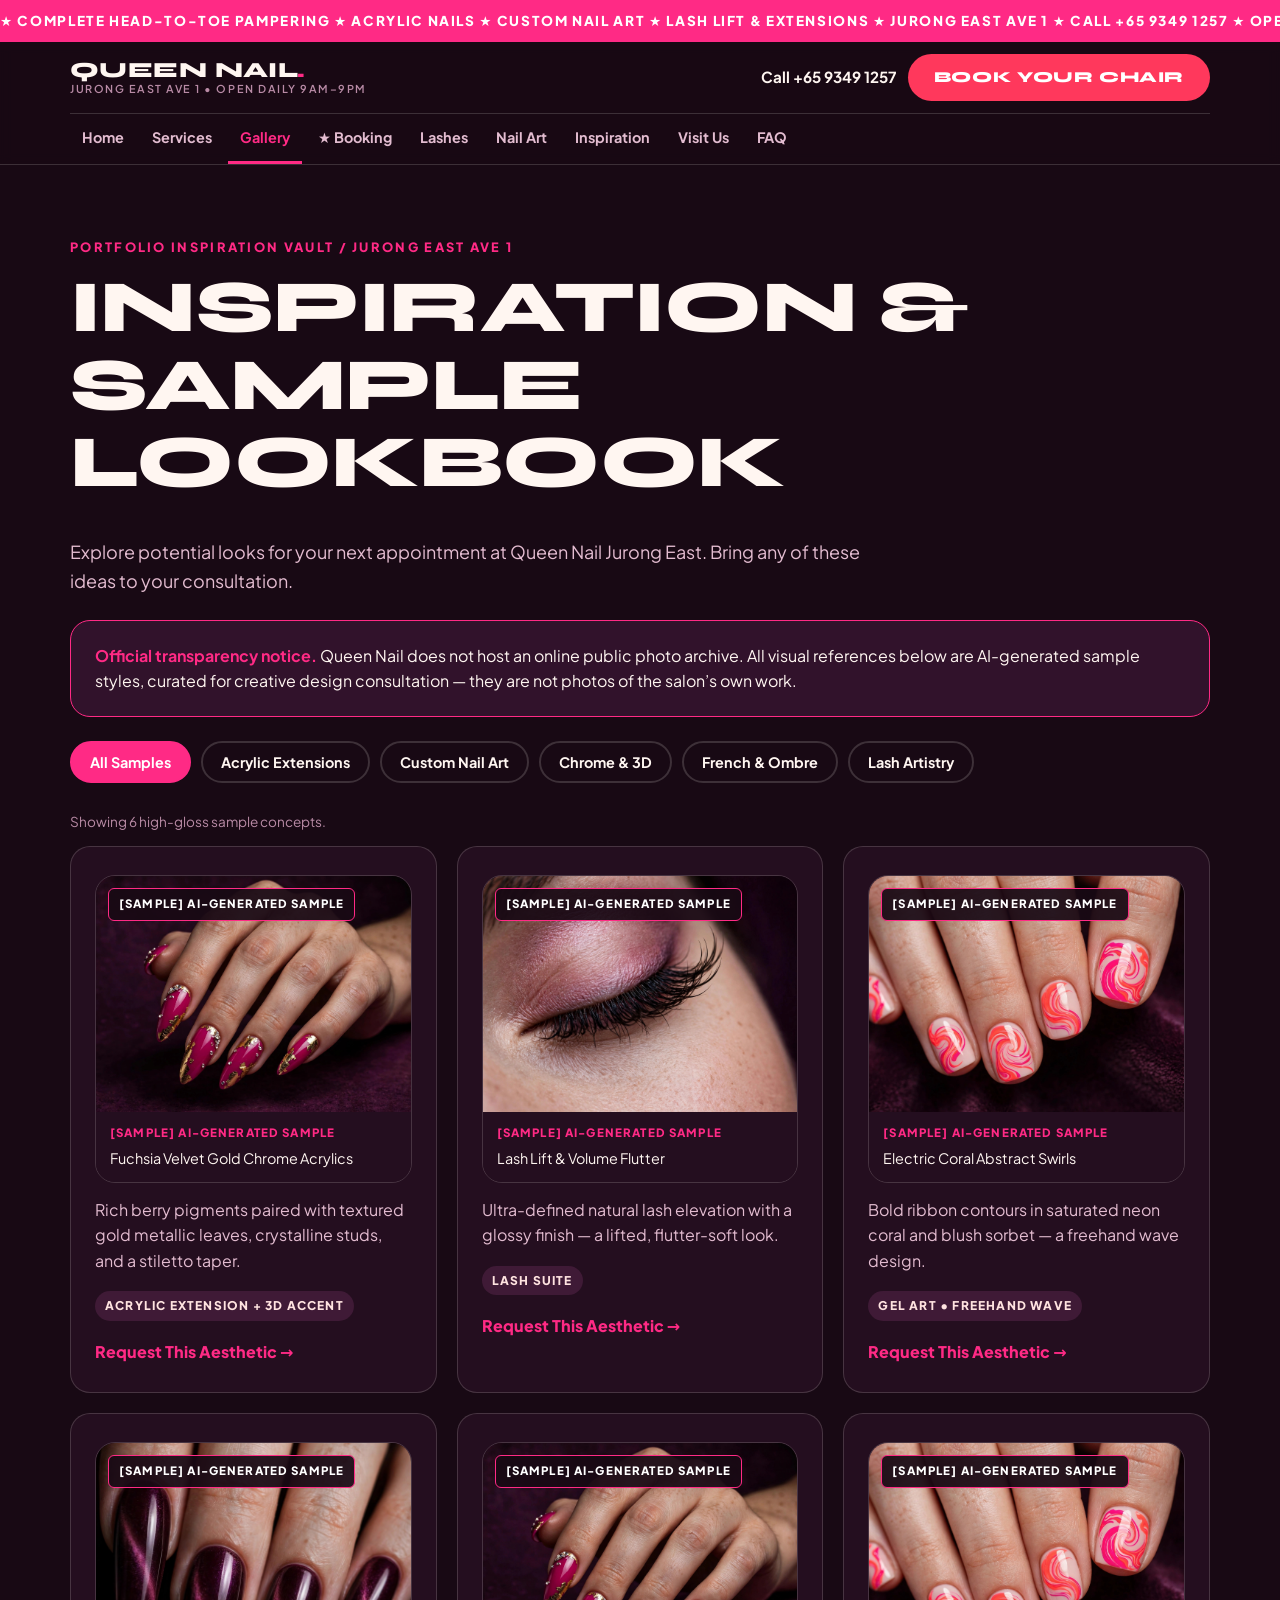
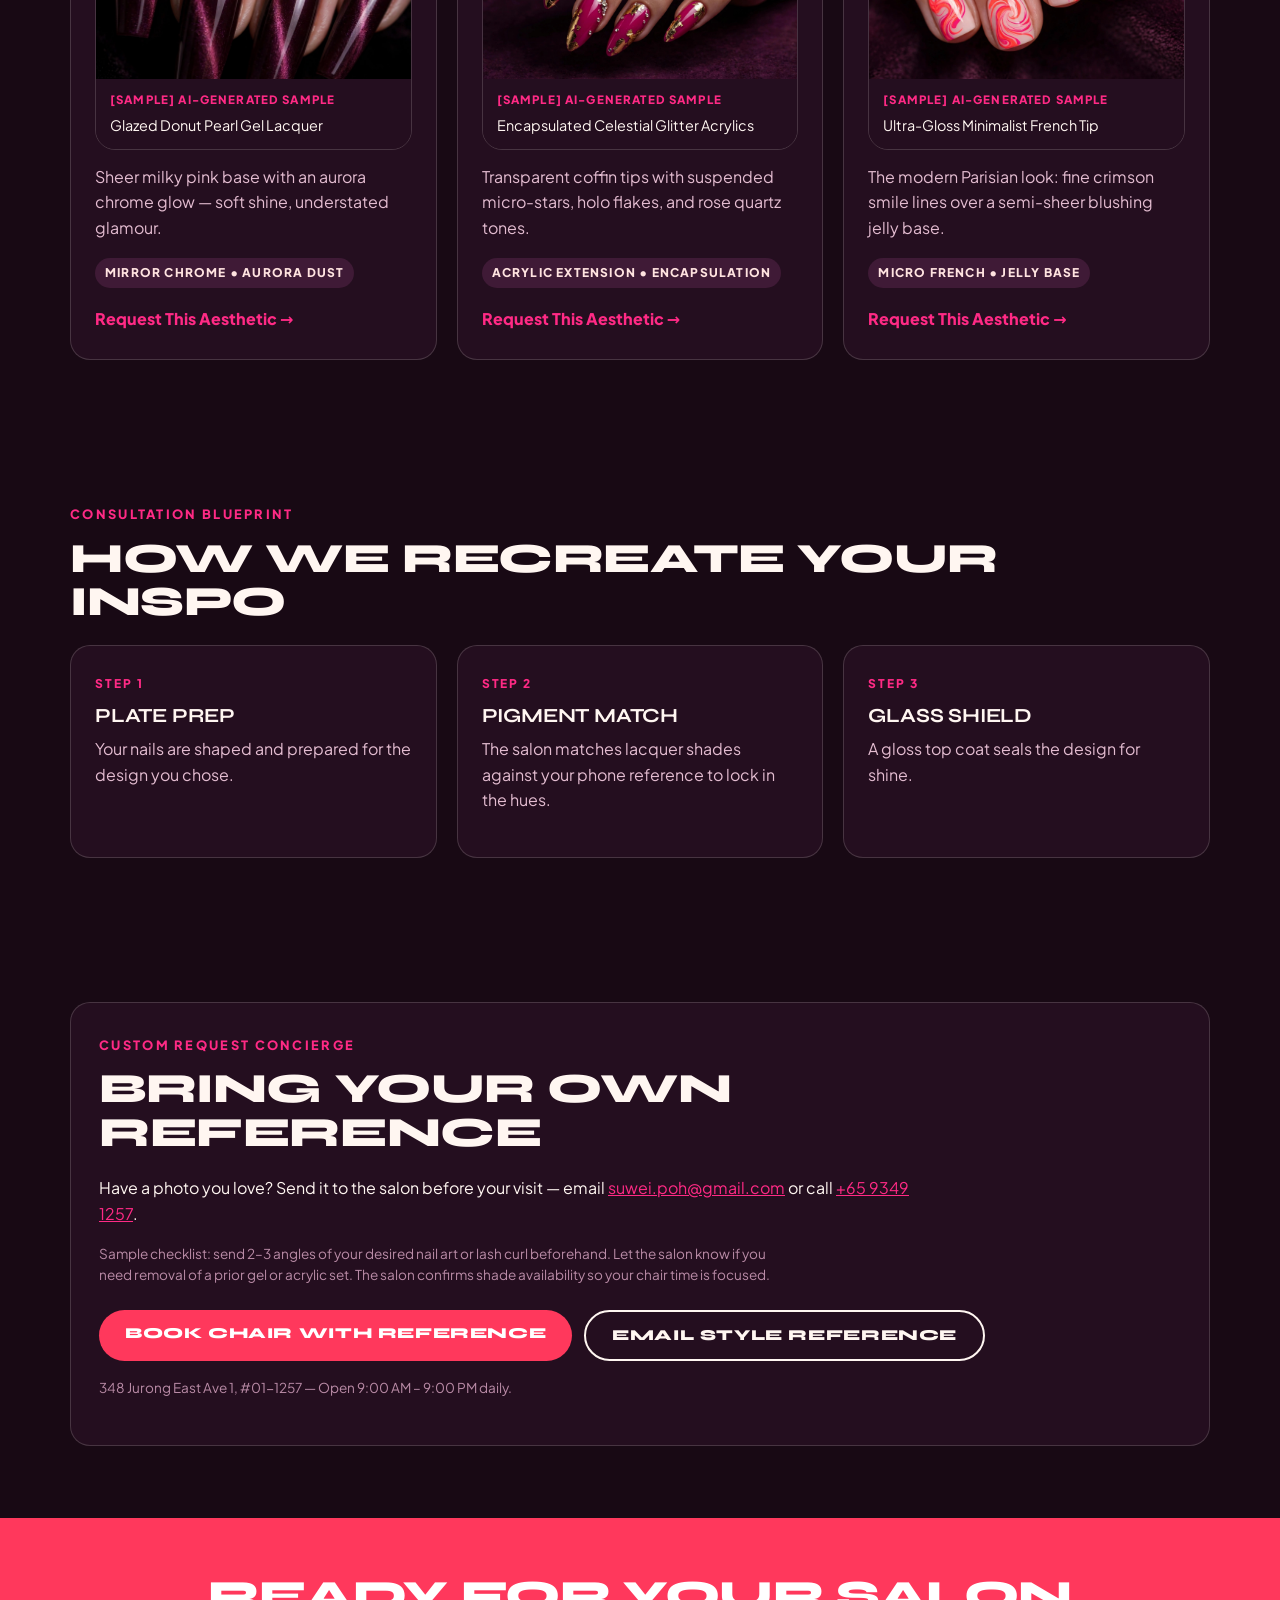
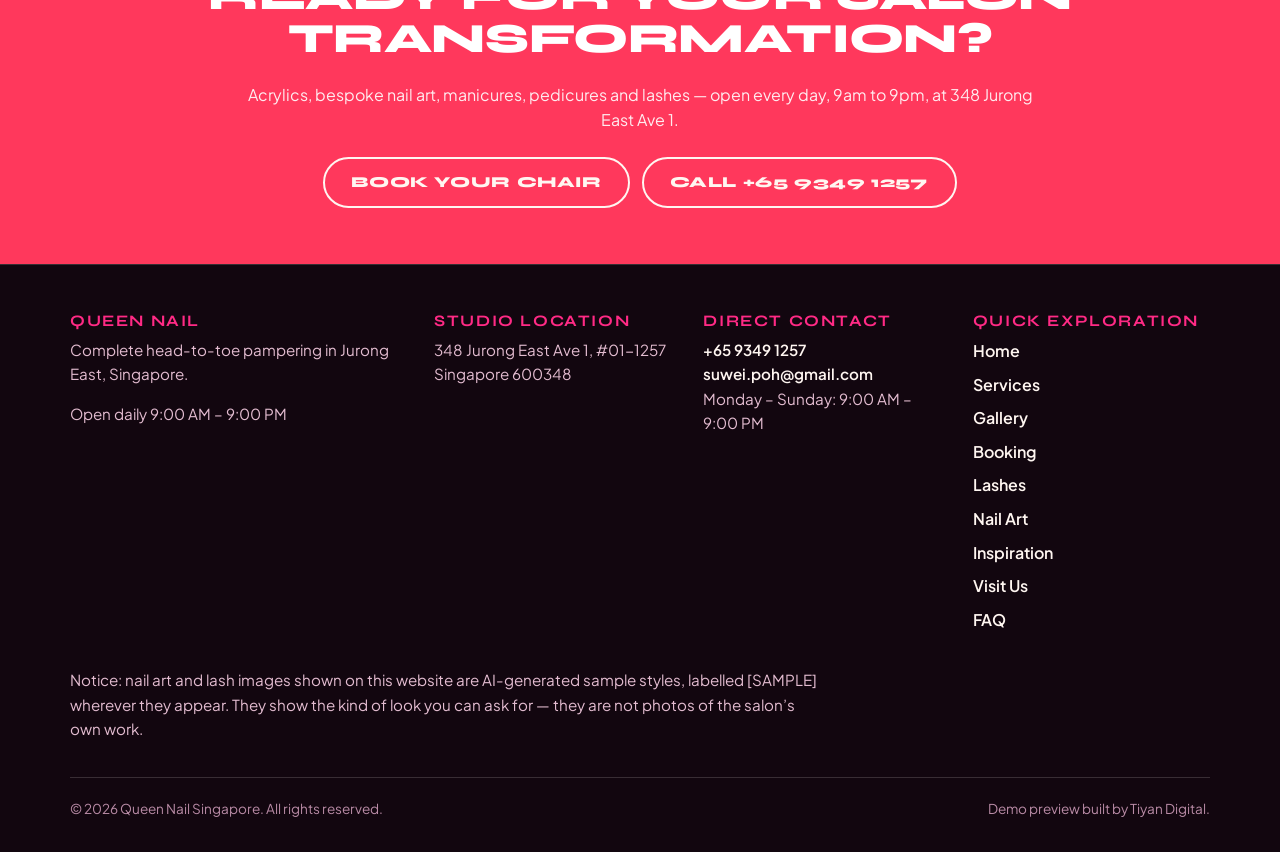
<file: gallery.html>
<!DOCTYPE html>
<html lang="en">
<head>
<meta charset="utf-8">
<meta name="viewport" content="width=device-width, initial-scale=1">
<title>Gallery — Sample Nail Art Lookbook | Queen Nail — Jurong East, Singapore</title>
<meta name="description" content="Sample nail-art looks for your next Queen Nail appointment. All images are AI-generated samples, labelled as such.">
<link rel="stylesheet" href="assets/css/main.css">
</head>
<body>
<div class="marquee" aria-hidden="true"><span>&#9733; COMPLETE HEAD-TO-TOE PAMPERING &#9733; ACRYLIC NAILS &#9733; CUSTOM NAIL ART &#9733; LASH LIFT &amp; EXTENSIONS &#9733; JURONG EAST AVE 1 &#9733; CALL +65 9349 1257 &#9733; OPEN DAILY 9AM&ndash;9PM &nbsp;&#9733; COMPLETE HEAD-TO-TOE PAMPERING &#9733; ACRYLIC NAILS &#9733; CUSTOM NAIL ART &#9733; LASH LIFT &amp; EXTENSIONS &#9733; JURONG EAST AVE 1 &#9733; CALL +65 9349 1257 &#9733; OPEN DAILY 9AM&ndash;9PM &nbsp;</span></div>
<header class="site-header">
  <div class="wrap header-bar">
    <a class="logo" href="index.html"><span data-business-name>Queen Nail</span><em>.</em><small>Jurong East Ave 1 &bull; Open Daily 9am&ndash;9pm</small></a>
    <div class="header-actions">
      <a class="phone-link" href="tel:+6593491257">Call +65 9349 1257</a>
      <a class="btn btn-coral" href="booking.html">Book Your Chair</a>
    </div>
  </div>
  <div class="wrap"><nav class="main-nav" aria-label="Main navigation"><ul><li><a href="index.html">Home</a></li><li><a href="services.html">Services</a></li><li><a href="gallery.html" aria-current="page">Gallery</a></li><li><a href="booking.html">&#9733; Booking</a></li><li><a href="lashes.html">Lashes</a></li><li><a href="nail-art.html">Nail Art</a></li><li><a href="inspiration.html">Inspiration</a></li><li><a href="visit.html">Visit Us</a></li><li><a href="faq.html">FAQ</a></li></ul></nav></div>
</header>
<main>
<section><div class="wrap">
  <p class="eyebrow">Portfolio inspiration vault / Jurong East Ave 1</p>
  <h1>Inspiration &amp; Sample Lookbook</h1>
  <p class="lede">Explore potential looks for your next appointment at Queen Nail Jurong East. Bring any of these ideas to your consultation.</p>
  <div class="notice"><strong>Official transparency notice.</strong> Queen Nail does not host an online public photo archive. All visual references below are AI-generated sample styles, curated for creative design consultation — they are not photos of the salon&rsquo;s own work.</div>
  <div class="filters" data-filter-group="gallery" role="group" aria-label="Filter samples by style">
    <button class="filter-btn" type="button" data-filter="all" aria-pressed="true">All Samples</button>
    <button class="filter-btn" type="button" data-filter="acrylic" aria-pressed="false">Acrylic Extensions</button>
    <button class="filter-btn" type="button" data-filter="art" aria-pressed="false">Custom Nail Art</button>
    <button class="filter-btn" type="button" data-filter="chrome" aria-pressed="false">Chrome &amp; 3D</button>
    <button class="filter-btn" type="button" data-filter="french" aria-pressed="false">French &amp; Ombre</button>
    <button class="filter-btn" type="button" data-filter="lash" aria-pressed="false">Lash Artistry</button>
  </div>
  <p class="sample-note">Showing 6 high-gloss sample concepts.</p>
  <div class="grid grid-3">
    <article class="card" data-filter-item="gallery" data-category="acrylic chrome"><figure class="sample"><span class="sample-badge">[SAMPLE] AI-generated sample</span><img src="assets/img/hero-fuchsia-chrome.jpg" alt="Sample nail art: Fuchsia Velvet Gold Chrome Acrylics" loading="lazy" style="object-position:center"><figcaption><span class="sample-label">[SAMPLE] AI-generated sample</span>Fuchsia Velvet Gold Chrome Acrylics</figcaption></figure><p style="margin-top:14px">Rich berry pigments paired with textured gold metallic leaves, crystalline studs, and a stiletto taper.</p><p><span class="tag">Acrylic Extension + 3D Accent</span></p><a class="more" href="booking.html">Request This Aesthetic &rarr;</a></article>
    <article class="card" data-filter-item="gallery" data-category="lash"><figure class="sample"><span class="sample-badge">[SAMPLE] AI-generated sample</span><img src="assets/img/lashes-flutter.jpg" alt="Sample nail art: Lash Lift &amp; Volume Flutter" loading="lazy" style="object-position:center"><figcaption><span class="sample-label">[SAMPLE] AI-generated sample</span>Lash Lift &amp; Volume Flutter</figcaption></figure><p style="margin-top:14px">Ultra-defined natural lash elevation with a glossy finish — a lifted, flutter-soft look.</p><p><span class="tag">Lash Suite</span></p><a class="more" href="booking.html">Request This Aesthetic &rarr;</a></article>
    <article class="card" data-filter-item="gallery" data-category="art"><figure class="sample"><span class="sample-badge">[SAMPLE] AI-generated sample</span><img src="assets/img/gallery-coral-swirls.jpg" alt="Sample nail art: Electric Coral Abstract Swirls" loading="lazy" style="object-position:center"><figcaption><span class="sample-label">[SAMPLE] AI-generated sample</span>Electric Coral Abstract Swirls</figcaption></figure><p style="margin-top:14px">Bold ribbon contours in saturated neon coral and blush sorbet — a freehand wave design.</p><p><span class="tag">Gel Art &bull; Freehand Wave</span></p><a class="more" href="booking.html">Request This Aesthetic &rarr;</a></article>
    <article class="card" data-filter-item="gallery" data-category="chrome french"><figure class="sample"><span class="sample-badge">[SAMPLE] AI-generated sample</span><img src="assets/img/gallery-cat-eye.jpg" alt="Sample nail art: Glazed Donut Pearl Gel Lacquer" loading="lazy" style="object-position:center"><figcaption><span class="sample-label">[SAMPLE] AI-generated sample</span>Glazed Donut Pearl Gel Lacquer</figcaption></figure><p style="margin-top:14px">Sheer milky pink base with an aurora chrome glow — soft shine, understated glamour.</p><p><span class="tag">Mirror Chrome &bull; Aurora Dust</span></p><a class="more" href="booking.html">Request This Aesthetic &rarr;</a></article>
    <article class="card" data-filter-item="gallery" data-category="acrylic chrome"><figure class="sample"><span class="sample-badge">[SAMPLE] AI-generated sample</span><img src="assets/img/hero-fuchsia-chrome.jpg" alt="Sample nail art: Encapsulated Celestial Glitter Acrylics" loading="lazy" style="object-position:center"><figcaption><span class="sample-label">[SAMPLE] AI-generated sample</span>Encapsulated Celestial Glitter Acrylics</figcaption></figure><p style="margin-top:14px">Transparent coffin tips with suspended micro-stars, holo flakes, and rose quartz tones.</p><p><span class="tag">Acrylic Extension &bull; Encapsulation</span></p><a class="more" href="booking.html">Request This Aesthetic &rarr;</a></article>
    <article class="card" data-filter-item="gallery" data-category="french art"><figure class="sample"><span class="sample-badge">[SAMPLE] AI-generated sample</span><img src="assets/img/gallery-coral-swirls.jpg" alt="Sample nail art: Ultra-Gloss Minimalist French Tip" loading="lazy" style="object-position:center"><figcaption><span class="sample-label">[SAMPLE] AI-generated sample</span>Ultra-Gloss Minimalist French Tip</figcaption></figure><p style="margin-top:14px">The modern Parisian look: fine crimson smile lines over a semi-sheer blushing jelly base.</p><p><span class="tag">Micro French &bull; Jelly Base</span></p><a class="more" href="booking.html">Request This Aesthetic &rarr;</a></article>
  </div>
</div></section>

<section><div class="wrap">
  <p class="eyebrow">Consultation blueprint</p>
  <h2>How We Recreate Your Inspo</h2>
  <div class="grid grid-3">
    <div class="card"><p class="code">Step 1</p><h3>Plate Prep</h3><p>Your nails are shaped and prepared for the design you chose.</p></div>
    <div class="card"><p class="code">Step 2</p><h3>Pigment Match</h3><p>The salon matches lacquer shades against your phone reference to lock in the hues.</p></div>
    <div class="card"><p class="code">Step 3</p><h3>Glass Shield</h3><p>A gloss top coat seals the design for shine.</p></div>
  </div>
</div></section>

<section><div class="wrap"><div class="dark-strip">
  <p class="eyebrow">Custom request concierge</p>
  <h2>Bring Your Own Reference</h2>
  <p>Have a photo you love? Send it to the salon before your visit — email <a href="mailto:suwei.poh@gmail.com">suwei.poh@gmail.com</a> or call <a href="tel:+6593491257">+65 9349 1257</a>.</p>
  <p class="sample-note">Sample checklist: send 2&ndash;3 angles of your desired nail art or lash curl beforehand. Let the salon know if you need removal of a prior gel or acrylic set. The salon confirms shade availability so your chair time is focused.</p>
  <div class="cta-row"><a class="btn btn-coral" href="booking.html">Book Chair with Reference</a><a class="btn btn-ghost" href="mailto:suwei.poh@gmail.com">Email Style Reference</a></div>
  <p class="sample-note" style="margin-top:16px">348 Jurong East Ave 1, #01-1257 &mdash; Open 9:00 AM &ndash; 9:00 PM daily.</p>
</div></div></section>
</main>
<section class="pre-footer">
  <div class="wrap">
    <h2>Ready for your salon transformation?</h2>
    <p>Acrylics, bespoke nail art, manicures, pedicures and lashes — open every day, 9am to 9pm, at 348 Jurong East Ave 1.</p>
    <div class="cta-row" style="justify-content:center">
      <a class="btn btn-ghost" href="booking.html">Book Your Chair</a>
      <a class="btn btn-ghost" href="tel:+6593491257">Call +65 9349 1257</a>
    </div>
  </div>
</section>
<footer class="site-footer">
  <div class="wrap">
    <div class="footer-grid">
      <div>
        <h3><span data-business-name>Queen Nail</span></h3>
        <p>Complete head-to-toe pampering in Jurong East, Singapore.</p>
        <p>Open daily 9:00 AM &ndash; 9:00 PM</p>
      </div>
      <div>
        <h3>Studio Location</h3>
        <address>348 Jurong East Ave 1, #01-1257<br>Singapore 600348</address>
      </div>
      <div>
        <h3>Direct Contact</h3>
        <p><a href="tel:+6593491257">+65 9349 1257</a><br>
        <a href="mailto:suwei.poh@gmail.com">suwei.poh@gmail.com</a><br>
        Monday &ndash; Sunday: 9:00 AM &ndash; 9:00 PM</p>
      </div>
      <div>
        <h3>Quick Exploration</h3>
        <ul><li><a href="index.html">Home</a></li><li><a href="services.html">Services</a></li><li><a href="gallery.html">Gallery</a></li><li><a href="booking.html">Booking</a></li><li><a href="lashes.html">Lashes</a></li><li><a href="nail-art.html">Nail Art</a></li><li><a href="inspiration.html">Inspiration</a></li><li><a href="visit.html">Visit Us</a></li><li><a href="faq.html">FAQ</a></li></ul>
      </div>
    </div>
    <p class="sample-note" style="margin-top:28px">Notice: nail art and lash images shown on this website are AI-generated sample styles, labelled [SAMPLE] wherever they appear. They show the kind of look you can ask for — they are not photos of the salon&rsquo;s own work.</p>
    <div class="footer-base">
      <span>&copy; 2026 Queen Nail Singapore. All rights reserved.</span>
      <span>Demo preview built by Tiyan Digital.</span>
    </div>
  </div>
</footer>
<script src="assets/js/main.js"></script>
</body>
</html>
</file>
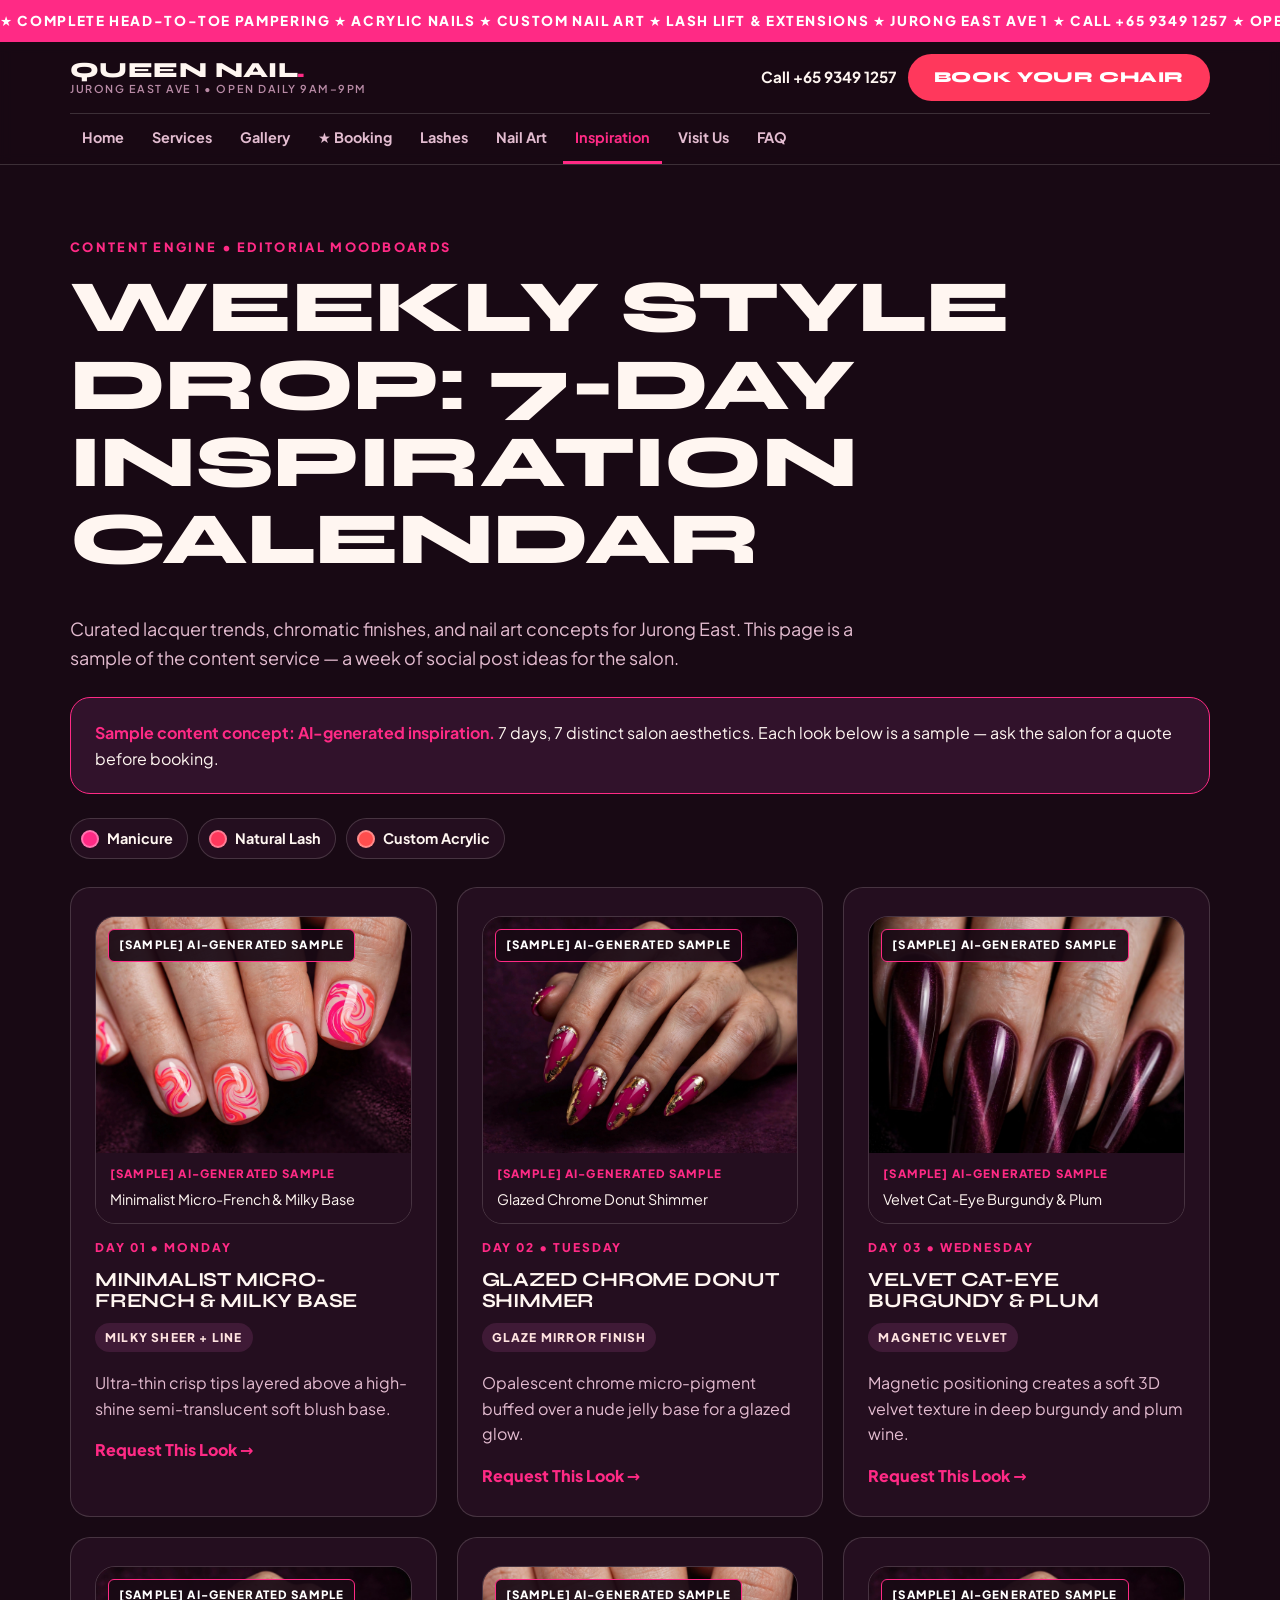
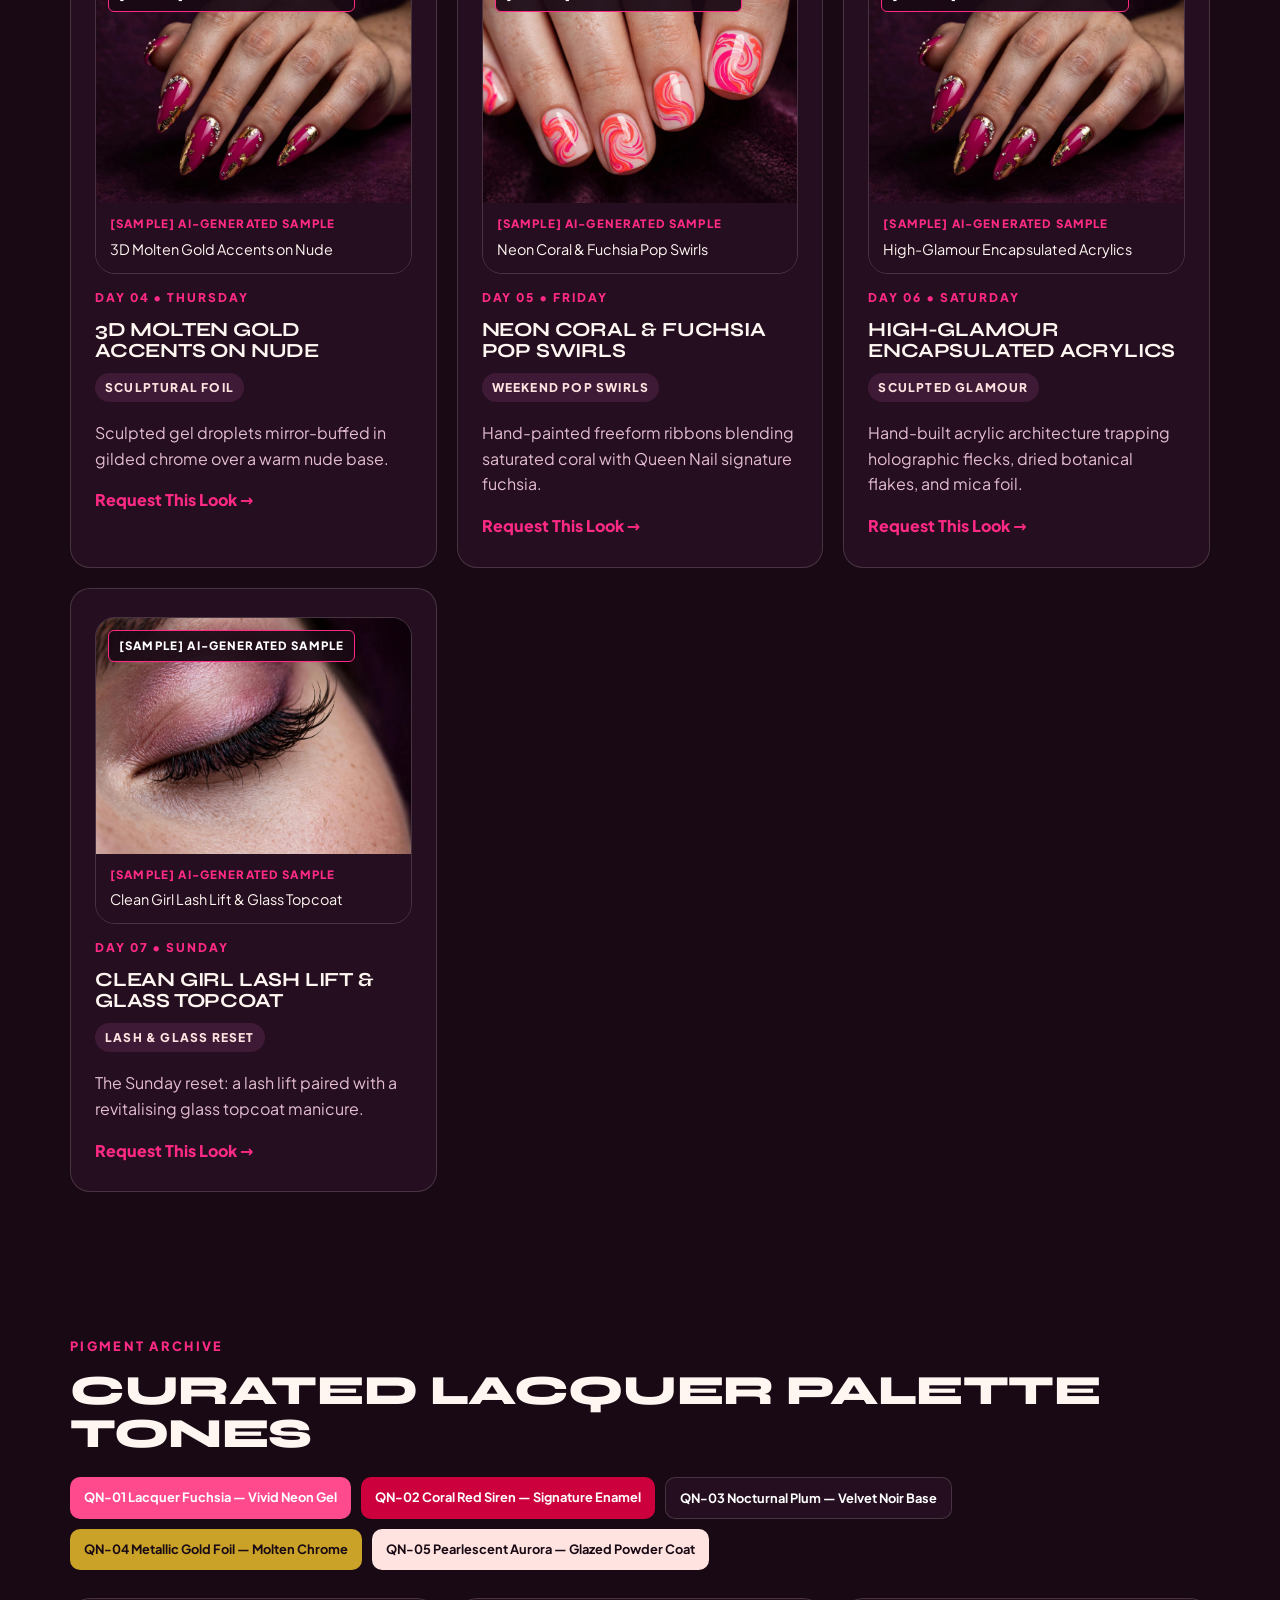
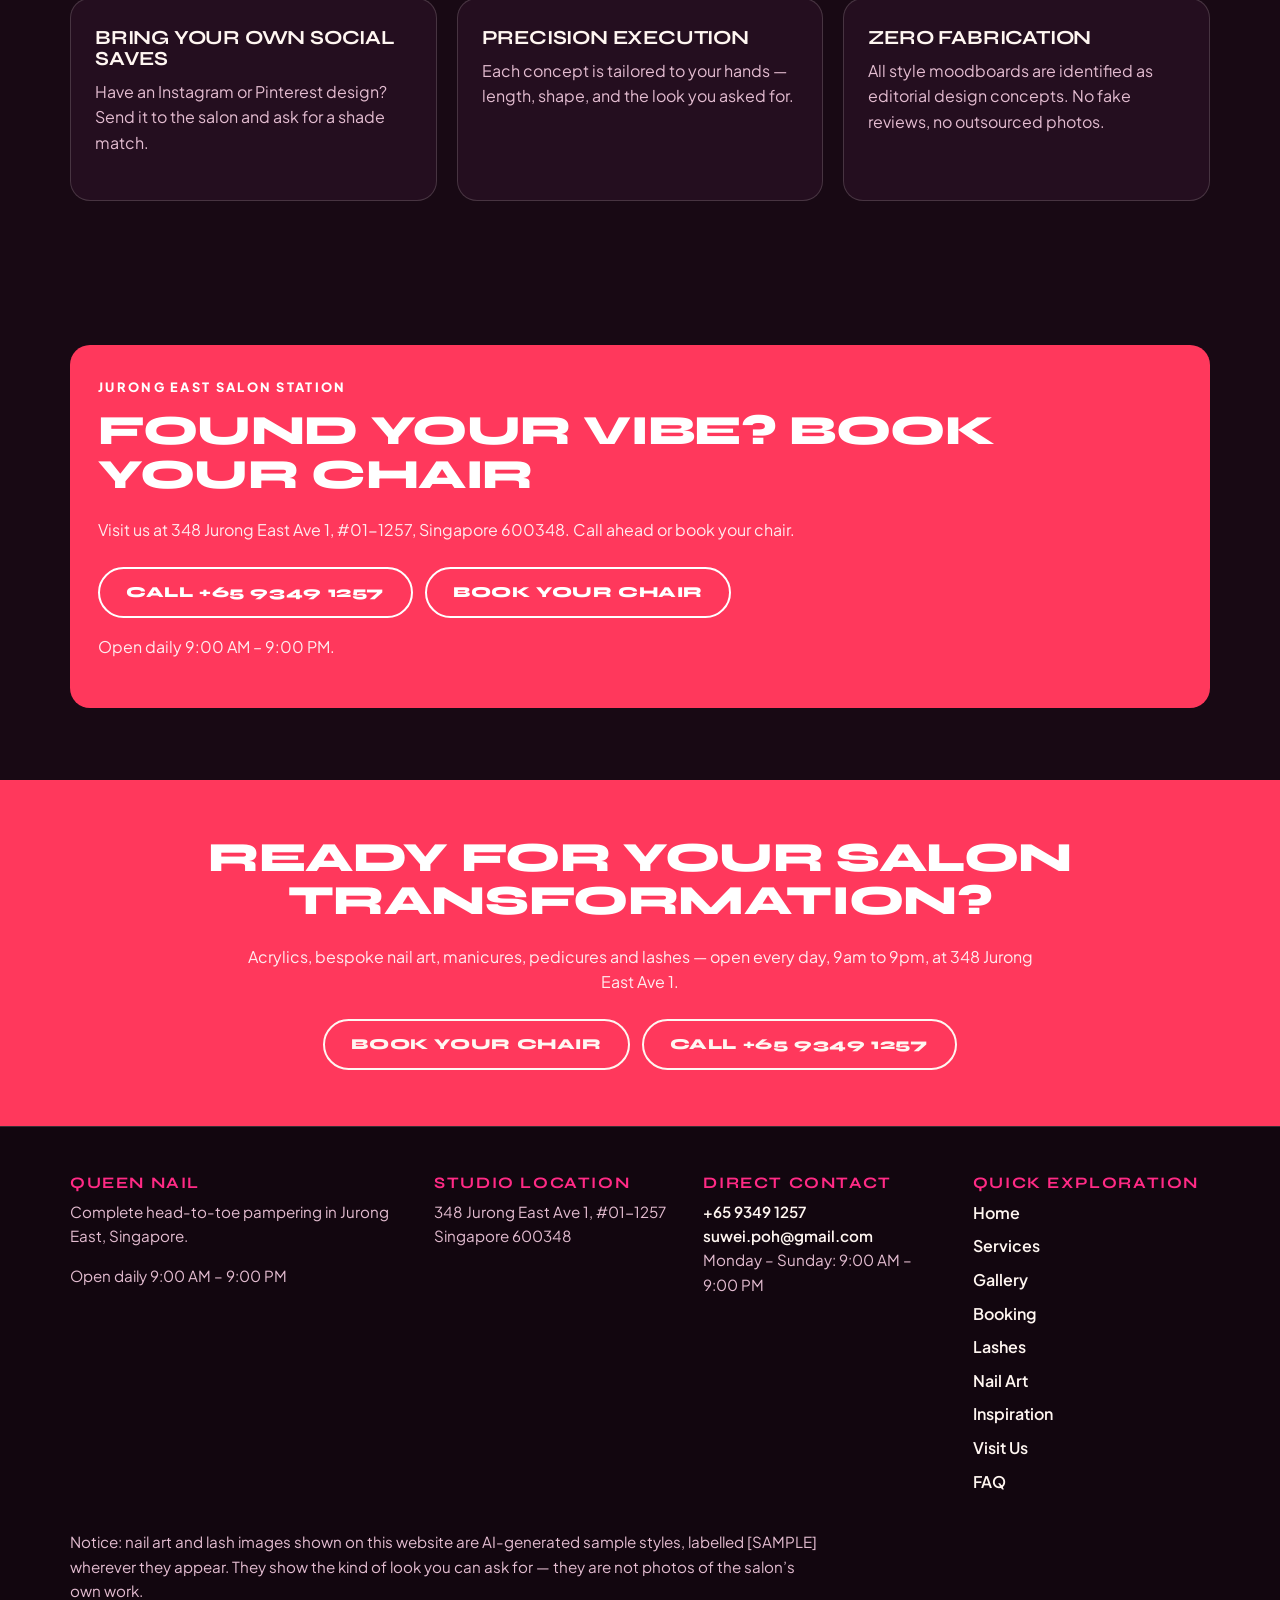
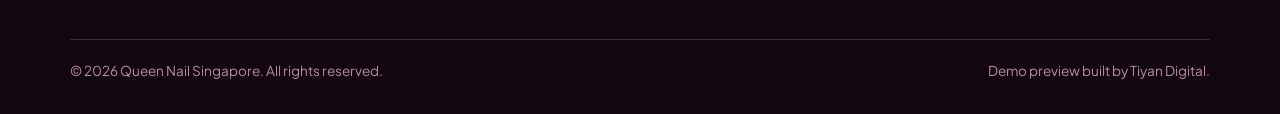
<file: inspiration.html>
<!DOCTYPE html>
<html lang="en">
<head>
<meta charset="utf-8">
<meta name="viewport" content="width=device-width, initial-scale=1">
<title>Weekly Style Drop — 7-Day Inspiration Calendar | Queen Nail — Jurong East, Singapore</title>
<meta name="description" content="A 7-day content sample for Queen Nail: seven nail and lash looks, one per day. Sample content concept — AI-generated inspiration.">
<link rel="stylesheet" href="assets/css/main.css">
</head>
<body>
<div class="marquee" aria-hidden="true"><span>&#9733; COMPLETE HEAD-TO-TOE PAMPERING &#9733; ACRYLIC NAILS &#9733; CUSTOM NAIL ART &#9733; LASH LIFT &amp; EXTENSIONS &#9733; JURONG EAST AVE 1 &#9733; CALL +65 9349 1257 &#9733; OPEN DAILY 9AM&ndash;9PM &nbsp;&#9733; COMPLETE HEAD-TO-TOE PAMPERING &#9733; ACRYLIC NAILS &#9733; CUSTOM NAIL ART &#9733; LASH LIFT &amp; EXTENSIONS &#9733; JURONG EAST AVE 1 &#9733; CALL +65 9349 1257 &#9733; OPEN DAILY 9AM&ndash;9PM &nbsp;</span></div>
<header class="site-header">
  <div class="wrap header-bar">
    <a class="logo" href="index.html"><span data-business-name>Queen Nail</span><em>.</em><small>Jurong East Ave 1 &bull; Open Daily 9am&ndash;9pm</small></a>
    <div class="header-actions">
      <a class="phone-link" href="tel:+6593491257">Call +65 9349 1257</a>
      <a class="btn btn-coral" href="booking.html">Book Your Chair</a>
    </div>
  </div>
  <div class="wrap"><nav class="main-nav" aria-label="Main navigation"><ul><li><a href="index.html">Home</a></li><li><a href="services.html">Services</a></li><li><a href="gallery.html">Gallery</a></li><li><a href="booking.html">&#9733; Booking</a></li><li><a href="lashes.html">Lashes</a></li><li><a href="nail-art.html">Nail Art</a></li><li><a href="inspiration.html" aria-current="page">Inspiration</a></li><li><a href="visit.html">Visit Us</a></li><li><a href="faq.html">FAQ</a></li></ul></nav></div>
</header>
<main>
<section><div class="wrap">
  <p class="eyebrow">Content engine &bull; Editorial moodboards</p>
  <h1>Weekly Style Drop: 7-Day Inspiration Calendar</h1>
  <p class="lede">Curated lacquer trends, chromatic finishes, and nail art concepts for Jurong East. This page is a sample of the content service — a week of social post ideas for the salon.</p>
  <div class="notice"><strong>Sample content concept: AI-generated inspiration.</strong> 7 days, 7 distinct salon aesthetics. Each look below is a sample — ask the salon for a quote before booking.</div>
  <ul class="swatches" aria-label="Content themes">
    <li><span class="dot" style="background:#FF2A85"></span>Manicure</li>
    <li><span class="dot" style="background:#FF385C"></span>Natural Lash</li>
    <li><span class="dot" style="background:#FF4D4D"></span>Custom Acrylic</li>
  </ul>
  <div class="grid grid-3" style="margin-top:28px">
    <article class="card"><figure class="sample"><span class="sample-badge">[SAMPLE] AI-generated sample</span><img src="assets/img/gallery-coral-swirls.jpg" alt="Sample content: Minimalist Micro-French &amp; Milky Base" loading="lazy" style="object-position:center"><figcaption><span class="sample-label">[SAMPLE] AI-generated sample</span>Minimalist Micro-French &amp; Milky Base</figcaption></figure><p class="code" style="margin-top:14px">Day 01 &bull; Monday</p><h3>Minimalist Micro-French &amp; Milky Base</h3><p><span class="tag">Milky Sheer + Line</span></p><p>Ultra-thin crisp tips layered above a high-shine semi-translucent soft blush base.</p><a class="more" href="booking.html">Request This Look &rarr;</a></article>
    <article class="card"><figure class="sample"><span class="sample-badge">[SAMPLE] AI-generated sample</span><img src="assets/img/hero-fuchsia-chrome.jpg" alt="Sample content: Glazed Chrome Donut Shimmer" loading="lazy" style="object-position:center"><figcaption><span class="sample-label">[SAMPLE] AI-generated sample</span>Glazed Chrome Donut Shimmer</figcaption></figure><p class="code" style="margin-top:14px">Day 02 &bull; Tuesday</p><h3>Glazed Chrome Donut Shimmer</h3><p><span class="tag">Glaze Mirror Finish</span></p><p>Opalescent chrome micro-pigment buffed over a nude jelly base for a glazed glow.</p><a class="more" href="booking.html">Request This Look &rarr;</a></article>
    <article class="card"><figure class="sample"><span class="sample-badge">[SAMPLE] AI-generated sample</span><img src="assets/img/gallery-cat-eye.jpg" alt="Sample content: Velvet Cat-Eye Burgundy &amp; Plum" loading="lazy" style="object-position:center"><figcaption><span class="sample-label">[SAMPLE] AI-generated sample</span>Velvet Cat-Eye Burgundy &amp; Plum</figcaption></figure><p class="code" style="margin-top:14px">Day 03 &bull; Wednesday</p><h3>Velvet Cat-Eye Burgundy &amp; Plum</h3><p><span class="tag">Magnetic Velvet</span></p><p>Magnetic positioning creates a soft 3D velvet texture in deep burgundy and plum wine.</p><a class="more" href="booking.html">Request This Look &rarr;</a></article>
    <article class="card"><figure class="sample"><span class="sample-badge">[SAMPLE] AI-generated sample</span><img src="assets/img/hero-fuchsia-chrome.jpg" alt="Sample content: 3D Molten Gold Accents on Nude" loading="lazy" style="object-position:center"><figcaption><span class="sample-label">[SAMPLE] AI-generated sample</span>3D Molten Gold Accents on Nude</figcaption></figure><p class="code" style="margin-top:14px">Day 04 &bull; Thursday</p><h3>3D Molten Gold Accents on Nude</h3><p><span class="tag">Sculptural Foil</span></p><p>Sculpted gel droplets mirror-buffed in gilded chrome over a warm nude base.</p><a class="more" href="booking.html">Request This Look &rarr;</a></article>
    <article class="card"><figure class="sample"><span class="sample-badge">[SAMPLE] AI-generated sample</span><img src="assets/img/gallery-coral-swirls.jpg" alt="Sample content: Neon Coral &amp; Fuchsia Pop Swirls" loading="lazy" style="object-position:center"><figcaption><span class="sample-label">[SAMPLE] AI-generated sample</span>Neon Coral &amp; Fuchsia Pop Swirls</figcaption></figure><p class="code" style="margin-top:14px">Day 05 &bull; Friday</p><h3>Neon Coral &amp; Fuchsia Pop Swirls</h3><p><span class="tag">Weekend Pop Swirls</span></p><p>Hand-painted freeform ribbons blending saturated coral with Queen Nail signature fuchsia.</p><a class="more" href="booking.html">Request This Look &rarr;</a></article>
    <article class="card"><figure class="sample"><span class="sample-badge">[SAMPLE] AI-generated sample</span><img src="assets/img/hero-fuchsia-chrome.jpg" alt="Sample content: High-Glamour Encapsulated Acrylics" loading="lazy" style="object-position:center"><figcaption><span class="sample-label">[SAMPLE] AI-generated sample</span>High-Glamour Encapsulated Acrylics</figcaption></figure><p class="code" style="margin-top:14px">Day 06 &bull; Saturday</p><h3>High-Glamour Encapsulated Acrylics</h3><p><span class="tag">Sculpted Glamour</span></p><p>Hand-built acrylic architecture trapping holographic flecks, dried botanical flakes, and mica foil.</p><a class="more" href="booking.html">Request This Look &rarr;</a></article>
    <article class="card"><figure class="sample"><span class="sample-badge">[SAMPLE] AI-generated sample</span><img src="assets/img/lashes-flutter.jpg" alt="Sample content: Clean Girl Lash Lift &amp; Glass Topcoat" loading="lazy" style="object-position:center"><figcaption><span class="sample-label">[SAMPLE] AI-generated sample</span>Clean Girl Lash Lift &amp; Glass Topcoat</figcaption></figure><p class="code" style="margin-top:14px">Day 07 &bull; Sunday</p><h3>Clean Girl Lash Lift &amp; Glass Topcoat</h3><p><span class="tag">Lash &amp; Glass Reset</span></p><p>The Sunday reset: a lash lift paired with a revitalising glass topcoat manicure.</p><a class="more" href="booking.html">Request This Look &rarr;</a></article>
  </div>
</div></section>

<section><div class="wrap">
  <p class="eyebrow">Pigment archive</p>
  <h2>Curated Lacquer Palette Tones</h2>
  <div class="palette">
    <span class="chip" style="background:#FF4A8E;color:#fff">QN-01 Lacquer Fuchsia — Vivid Neon Gel</span>
    <span class="chip" style="background:#CC003D;color:#fff">QN-02 Coral Red Siren — Signature Enamel</span>
    <span class="chip" style="background:#240E1F;color:#fff;border:1px solid var(--line)">QN-03 Nocturnal Plum — Velvet Noir Base</span>
    <span class="chip" style="background:#C9A227;color:#180914">QN-04 Metallic Gold Foil — Molten Chrome</span>
    <span class="chip" style="background:#FFE3E0;color:#180914">QN-05 Pearlescent Aurora — Glazed Powder Coat</span>
  </div>
  <div class="grid grid-3" style="margin-top:28px">
    <div class="card"><h3>Bring Your Own Social Saves</h3><p>Have an Instagram or Pinterest design? Send it to the salon and ask for a shade match.</p></div>
    <div class="card"><h3>Precision Execution</h3><p>Each concept is tailored to your hands — length, shape, and the look you asked for.</p></div>
    <div class="card"><h3>Zero Fabrication</h3><p>All style moodboards are identified as editorial design concepts. No fake reviews, no outsourced photos.</p></div>
  </div>
</div></section>

<section><div class="wrap"><div class="strip">
  <p class="eyebrow" style="color:#fff">Jurong East salon station</p>
  <h2>Found Your Vibe? Book Your Chair</h2>
  <p>Visit us at 348 Jurong East Ave 1, #01-1257, Singapore 600348. Call ahead or book your chair.</p>
  <div class="cta-row"><a class="btn btn-ghost" href="tel:+6593491257">Call +65 9349 1257</a><a class="btn btn-ghost" href="booking.html">Book Your Chair</a></div>
  <p style="margin-top:16px">Open daily 9:00 AM &ndash; 9:00 PM.</p>
</div></div></section>
</main>
<section class="pre-footer">
  <div class="wrap">
    <h2>Ready for your salon transformation?</h2>
    <p>Acrylics, bespoke nail art, manicures, pedicures and lashes — open every day, 9am to 9pm, at 348 Jurong East Ave 1.</p>
    <div class="cta-row" style="justify-content:center">
      <a class="btn btn-ghost" href="booking.html">Book Your Chair</a>
      <a class="btn btn-ghost" href="tel:+6593491257">Call +65 9349 1257</a>
    </div>
  </div>
</section>
<footer class="site-footer">
  <div class="wrap">
    <div class="footer-grid">
      <div>
        <h3><span data-business-name>Queen Nail</span></h3>
        <p>Complete head-to-toe pampering in Jurong East, Singapore.</p>
        <p>Open daily 9:00 AM &ndash; 9:00 PM</p>
      </div>
      <div>
        <h3>Studio Location</h3>
        <address>348 Jurong East Ave 1, #01-1257<br>Singapore 600348</address>
      </div>
      <div>
        <h3>Direct Contact</h3>
        <p><a href="tel:+6593491257">+65 9349 1257</a><br>
        <a href="mailto:suwei.poh@gmail.com">suwei.poh@gmail.com</a><br>
        Monday &ndash; Sunday: 9:00 AM &ndash; 9:00 PM</p>
      </div>
      <div>
        <h3>Quick Exploration</h3>
        <ul><li><a href="index.html">Home</a></li><li><a href="services.html">Services</a></li><li><a href="gallery.html">Gallery</a></li><li><a href="booking.html">Booking</a></li><li><a href="lashes.html">Lashes</a></li><li><a href="nail-art.html">Nail Art</a></li><li><a href="inspiration.html">Inspiration</a></li><li><a href="visit.html">Visit Us</a></li><li><a href="faq.html">FAQ</a></li></ul>
      </div>
    </div>
    <p class="sample-note" style="margin-top:28px">Notice: nail art and lash images shown on this website are AI-generated sample styles, labelled [SAMPLE] wherever they appear. They show the kind of look you can ask for — they are not photos of the salon&rsquo;s own work.</p>
    <div class="footer-base">
      <span>&copy; 2026 Queen Nail Singapore. All rights reserved.</span>
      <span>Demo preview built by Tiyan Digital.</span>
    </div>
  </div>
</footer>
<script src="assets/js/main.js"></script>
</body>
</html>
</file>
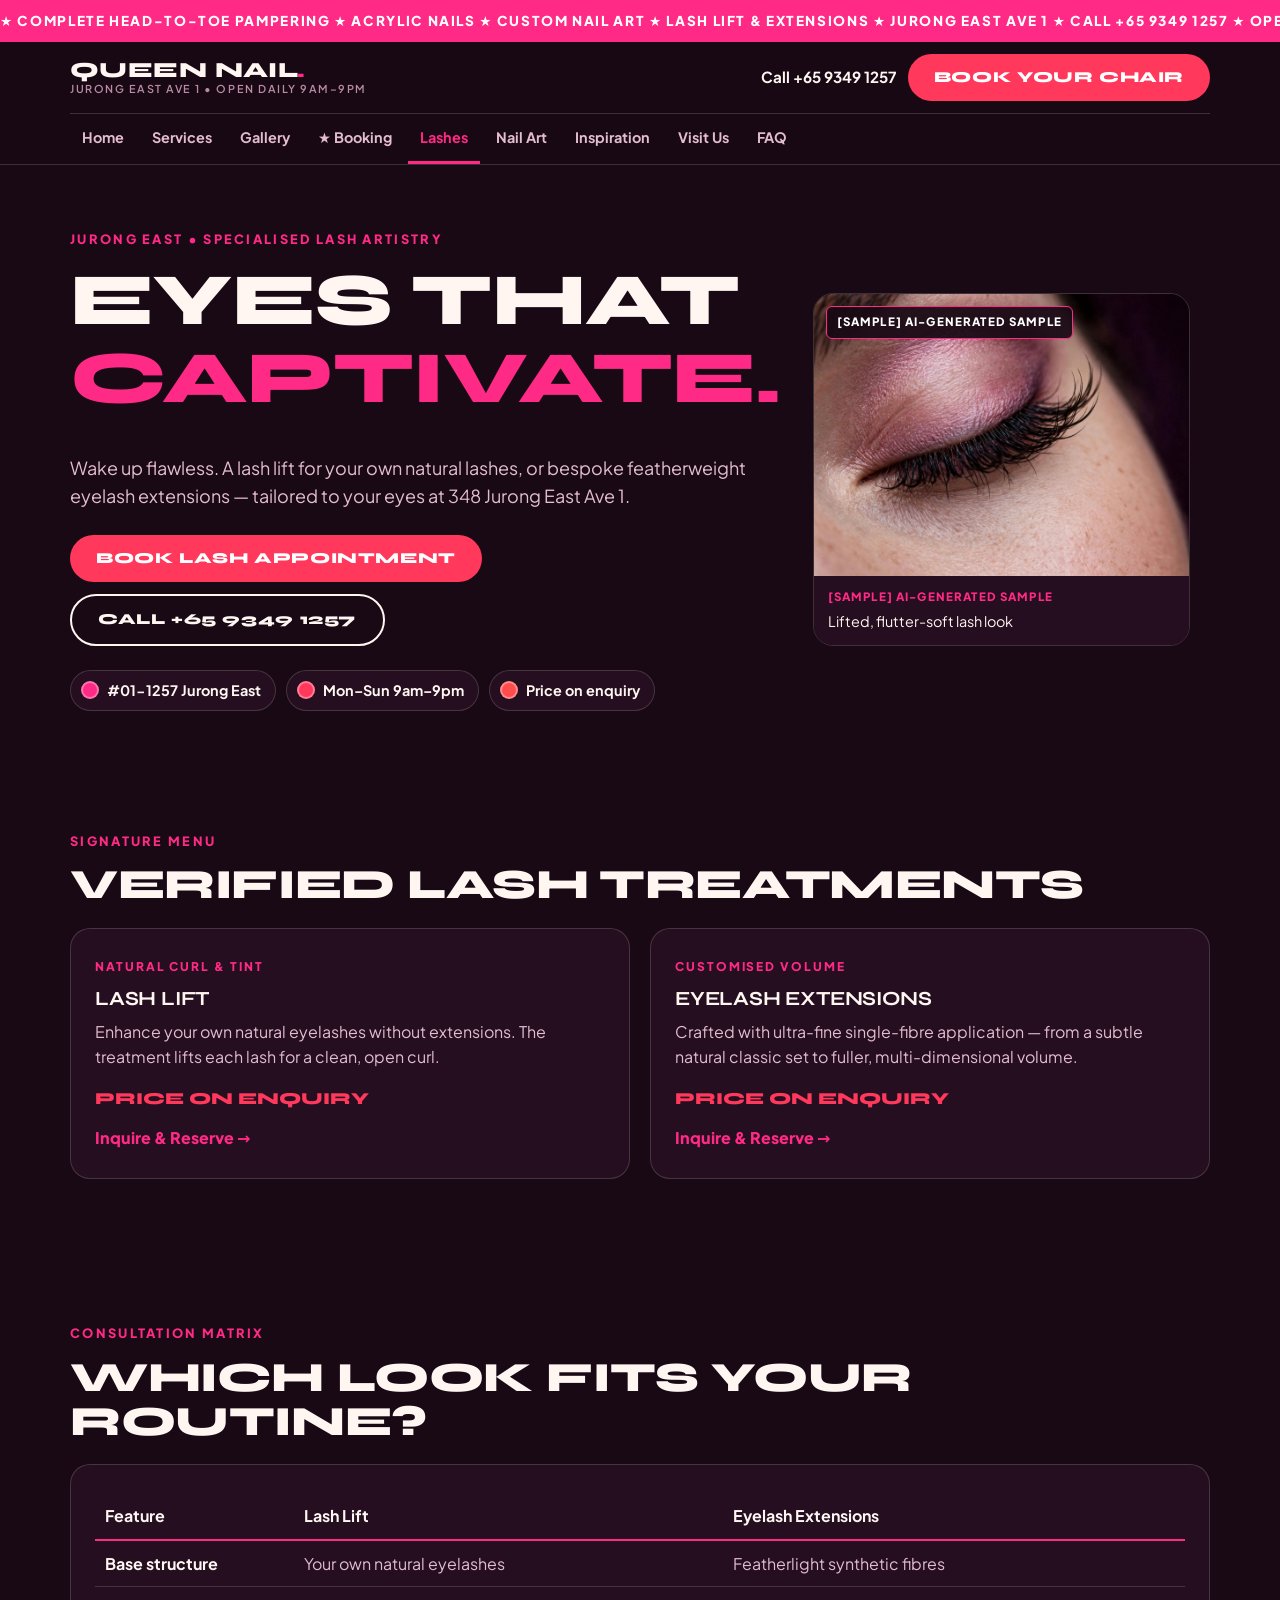
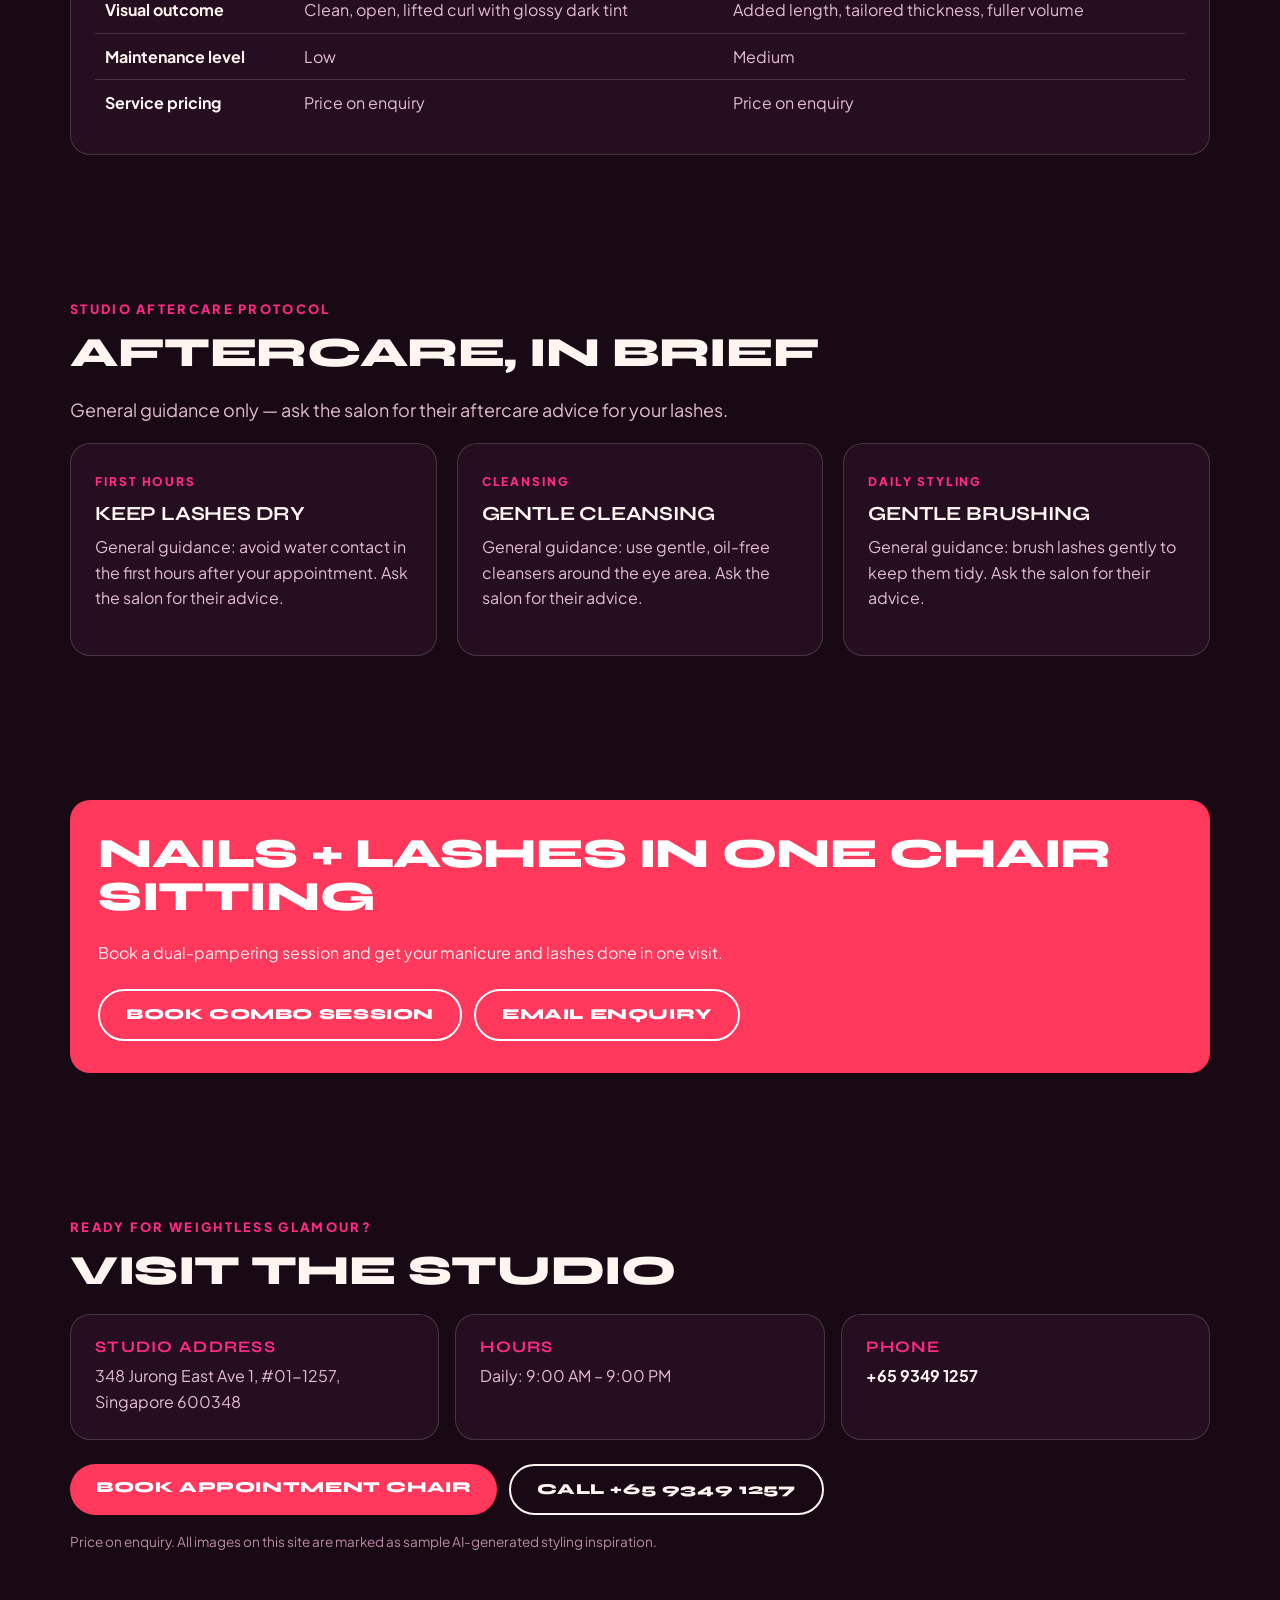
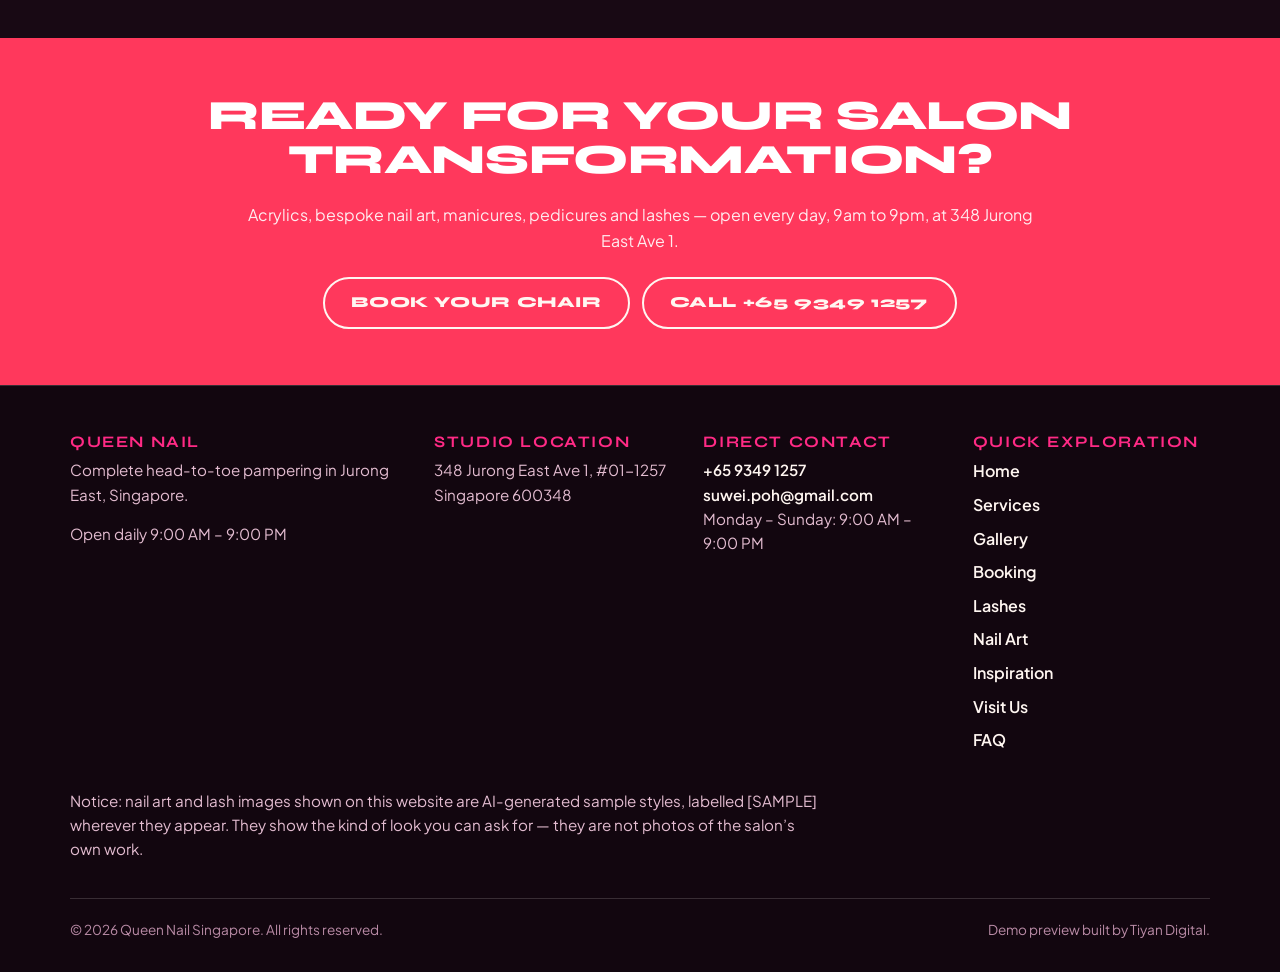
<file: lashes.html>
<!DOCTYPE html>
<html lang="en">
<head>
<meta charset="utf-8">
<meta name="viewport" content="width=device-width, initial-scale=1">
<title>Lash Lift & Eyelash Extensions — Queen Nail | Queen Nail — Jurong East, Singapore</title>
<meta name="description" content="Lash lift and eyelash extensions at Queen Nail, Jurong East. Price on enquiry. Open daily 9am–9pm.">
<link rel="stylesheet" href="assets/css/main.css">
</head>
<body>
<div class="marquee" aria-hidden="true"><span>&#9733; COMPLETE HEAD-TO-TOE PAMPERING &#9733; ACRYLIC NAILS &#9733; CUSTOM NAIL ART &#9733; LASH LIFT &amp; EXTENSIONS &#9733; JURONG EAST AVE 1 &#9733; CALL +65 9349 1257 &#9733; OPEN DAILY 9AM&ndash;9PM &nbsp;&#9733; COMPLETE HEAD-TO-TOE PAMPERING &#9733; ACRYLIC NAILS &#9733; CUSTOM NAIL ART &#9733; LASH LIFT &amp; EXTENSIONS &#9733; JURONG EAST AVE 1 &#9733; CALL +65 9349 1257 &#9733; OPEN DAILY 9AM&ndash;9PM &nbsp;</span></div>
<header class="site-header">
  <div class="wrap header-bar">
    <a class="logo" href="index.html"><span data-business-name>Queen Nail</span><em>.</em><small>Jurong East Ave 1 &bull; Open Daily 9am&ndash;9pm</small></a>
    <div class="header-actions">
      <a class="phone-link" href="tel:+6593491257">Call +65 9349 1257</a>
      <a class="btn btn-coral" href="booking.html">Book Your Chair</a>
    </div>
  </div>
  <div class="wrap"><nav class="main-nav" aria-label="Main navigation"><ul><li><a href="index.html">Home</a></li><li><a href="services.html">Services</a></li><li><a href="gallery.html">Gallery</a></li><li><a href="booking.html">&#9733; Booking</a></li><li><a href="lashes.html" aria-current="page">Lashes</a></li><li><a href="nail-art.html">Nail Art</a></li><li><a href="inspiration.html">Inspiration</a></li><li><a href="visit.html">Visit Us</a></li><li><a href="faq.html">FAQ</a></li></ul></nav></div>
</header>
<main>
<section class="hero"><div class="wrap hero-grid">
  <div class="hero-copy">
    <p class="kicker">Jurong East &bull; Specialised Lash Artistry</p>
    <h1>Eyes That <span>Captivate.</span></h1>
    <p class="lede">Wake up flawless. A lash lift for your own natural lashes, or bespoke featherweight eyelash extensions — tailored to your eyes at 348 Jurong East Ave 1.</p>
    <div class="cta-row">
      <a class="btn btn-coral" href="booking.html">Book Lash Appointment</a>
      <a class="btn btn-ghost" href="tel:+6593491257">Call +65 9349 1257</a>
    </div>
    <ul class="swatches" style="margin-top:24px">
      <li><span class="dot" style="background:#FF2A85"></span>#01-1257 Jurong East</li>
      <li><span class="dot" style="background:#FF385C"></span>Mon&ndash;Sun 9am&ndash;9pm</li>
      <li><span class="dot" style="background:#FF4D4D"></span>Price on enquiry</li>
    </ul>
  </div>
  <figure class="sample"><span class="sample-badge">[SAMPLE] AI-generated sample</span><img src="assets/img/lashes-flutter.jpg" alt="Sample lash look: lifted, flutter-soft lashes" loading="lazy" style="object-position:center"><figcaption><span class="sample-label">[SAMPLE] AI-generated sample</span>Lifted, flutter-soft lash look</figcaption></figure>
</div></section>

<section><div class="wrap">
  <p class="eyebrow">Signature menu</p>
  <h2>Verified Lash Treatments</h2>
  <div class="grid grid-2">
    <article class="card"><p class="code">Natural curl &amp; tint</p><h3>Lash Lift</h3><p>Enhance your own natural eyelashes without extensions. The treatment lifts each lash for a clean, open curl.</p><p class="price">Price on enquiry</p><a class="more" href="booking.html">Inquire &amp; Reserve &rarr;</a></article>
    <article class="card"><p class="code">Customised volume</p><h3>Eyelash Extensions</h3><p>Crafted with ultra-fine single-fibre application — from a subtle natural classic set to fuller, multi-dimensional volume.</p><p class="price">Price on enquiry</p><a class="more" href="booking.html">Inquire &amp; Reserve &rarr;</a></article>
  </div>
</div></section>

<section><div class="wrap">
  <p class="eyebrow">Consultation matrix</p>
  <h2>Which Look Fits Your Routine?</h2>
  <div class="card" style="overflow-x:auto">
    <table style="width:100%;border-collapse:collapse;min-width:520px">
      <thead><tr><th style="text-align:left;padding:10px;border-bottom:2px solid var(--pink)">Feature</th><th style="text-align:left;padding:10px;border-bottom:2px solid var(--pink)">Lash Lift</th><th style="text-align:left;padding:10px;border-bottom:2px solid var(--pink)">Eyelash Extensions</th></tr></thead>
      <tbody style="color:var(--muted)">
        <tr><td style="padding:10px;border-bottom:1px solid var(--line)"><strong style="color:var(--cream)">Base structure</strong></td><td style="padding:10px;border-bottom:1px solid var(--line)">Your own natural eyelashes</td><td style="padding:10px;border-bottom:1px solid var(--line)">Featherlight synthetic fibres</td></tr>
        <tr><td style="padding:10px;border-bottom:1px solid var(--line)"><strong style="color:var(--cream)">Visual outcome</strong></td><td style="padding:10px;border-bottom:1px solid var(--line)">Clean, open, lifted curl with glossy dark tint</td><td style="padding:10px;border-bottom:1px solid var(--line)">Added length, tailored thickness, fuller volume</td></tr>
        <tr><td style="padding:10px;border-bottom:1px solid var(--line)"><strong style="color:var(--cream)">Maintenance level</strong></td><td style="padding:10px;border-bottom:1px solid var(--line)">Low</td><td style="padding:10px;border-bottom:1px solid var(--line)">Medium</td></tr>
        <tr><td style="padding:10px"><strong style="color:var(--cream)">Service pricing</strong></td><td style="padding:10px">Price on enquiry</td><td style="padding:10px">Price on enquiry</td></tr>
      </tbody>
    </table>
  </div>
</div></section>

<section><div class="wrap">
  <p class="eyebrow">Studio aftercare protocol</p>
  <h2>Aftercare, In Brief</h2>
  <p class="lede">General guidance only — ask the salon for their aftercare advice for your lashes.</p>
  <div class="grid grid-3">
    <div class="card"><p class="code">First hours</p><h3>Keep Lashes Dry</h3><p>General guidance: avoid water contact in the first hours after your appointment. Ask the salon for their advice.</p></div>
    <div class="card"><p class="code">Cleansing</p><h3>Gentle Cleansing</h3><p>General guidance: use gentle, oil-free cleansers around the eye area. Ask the salon for their advice.</p></div>
    <div class="card"><p class="code">Daily styling</p><h3>Gentle Brushing</h3><p>General guidance: brush lashes gently to keep them tidy. Ask the salon for their advice.</p></div>
  </div>
</div></section>

<section><div class="wrap"><div class="strip">
  <h2>Nails + Lashes in One Chair Sitting</h2>
  <p>Book a dual-pampering session and get your manicure and lashes done in one visit.</p>
  <div class="cta-row"><a class="btn btn-ghost" href="booking.html">Book Combo Session</a><a class="btn btn-ghost" href="mailto:suwei.poh@gmail.com">Email Enquiry</a></div>
</div></div></section>

<section><div class="wrap">
  <p class="eyebrow">Ready for weightless glamour?</p>
  <h2>Visit the Studio</h2>
  <div class="info-grid">
    <div class="info-card"><h3>Studio Address</h3><address>348 Jurong East Ave 1, #01-1257, Singapore 600348</address></div>
    <div class="info-card"><h3>Hours</h3><p>Daily: 9:00 AM &ndash; 9:00 PM</p></div>
    <div class="info-card"><h3>Phone</h3><p><a href="tel:+6593491257">+65 9349 1257</a></p></div>
  </div>
  <div class="cta-row"><a class="btn btn-coral" href="booking.html">Book Appointment Chair</a><a class="btn btn-ghost" href="tel:+6593491257">Call +65 9349 1257</a></div>
  <p class="sample-note" style="margin-top:16px">Price on enquiry. All images on this site are marked as sample AI-generated styling inspiration.</p>
</div></section>
</main>
<section class="pre-footer">
  <div class="wrap">
    <h2>Ready for your salon transformation?</h2>
    <p>Acrylics, bespoke nail art, manicures, pedicures and lashes — open every day, 9am to 9pm, at 348 Jurong East Ave 1.</p>
    <div class="cta-row" style="justify-content:center">
      <a class="btn btn-ghost" href="booking.html">Book Your Chair</a>
      <a class="btn btn-ghost" href="tel:+6593491257">Call +65 9349 1257</a>
    </div>
  </div>
</section>
<footer class="site-footer">
  <div class="wrap">
    <div class="footer-grid">
      <div>
        <h3><span data-business-name>Queen Nail</span></h3>
        <p>Complete head-to-toe pampering in Jurong East, Singapore.</p>
        <p>Open daily 9:00 AM &ndash; 9:00 PM</p>
      </div>
      <div>
        <h3>Studio Location</h3>
        <address>348 Jurong East Ave 1, #01-1257<br>Singapore 600348</address>
      </div>
      <div>
        <h3>Direct Contact</h3>
        <p><a href="tel:+6593491257">+65 9349 1257</a><br>
        <a href="mailto:suwei.poh@gmail.com">suwei.poh@gmail.com</a><br>
        Monday &ndash; Sunday: 9:00 AM &ndash; 9:00 PM</p>
      </div>
      <div>
        <h3>Quick Exploration</h3>
        <ul><li><a href="index.html">Home</a></li><li><a href="services.html">Services</a></li><li><a href="gallery.html">Gallery</a></li><li><a href="booking.html">Booking</a></li><li><a href="lashes.html">Lashes</a></li><li><a href="nail-art.html">Nail Art</a></li><li><a href="inspiration.html">Inspiration</a></li><li><a href="visit.html">Visit Us</a></li><li><a href="faq.html">FAQ</a></li></ul>
      </div>
    </div>
    <p class="sample-note" style="margin-top:28px">Notice: nail art and lash images shown on this website are AI-generated sample styles, labelled [SAMPLE] wherever they appear. They show the kind of look you can ask for — they are not photos of the salon&rsquo;s own work.</p>
    <div class="footer-base">
      <span>&copy; 2026 Queen Nail Singapore. All rights reserved.</span>
      <span>Demo preview built by Tiyan Digital.</span>
    </div>
  </div>
</footer>
<script src="assets/js/main.js"></script>
</body>
</html>
</file>
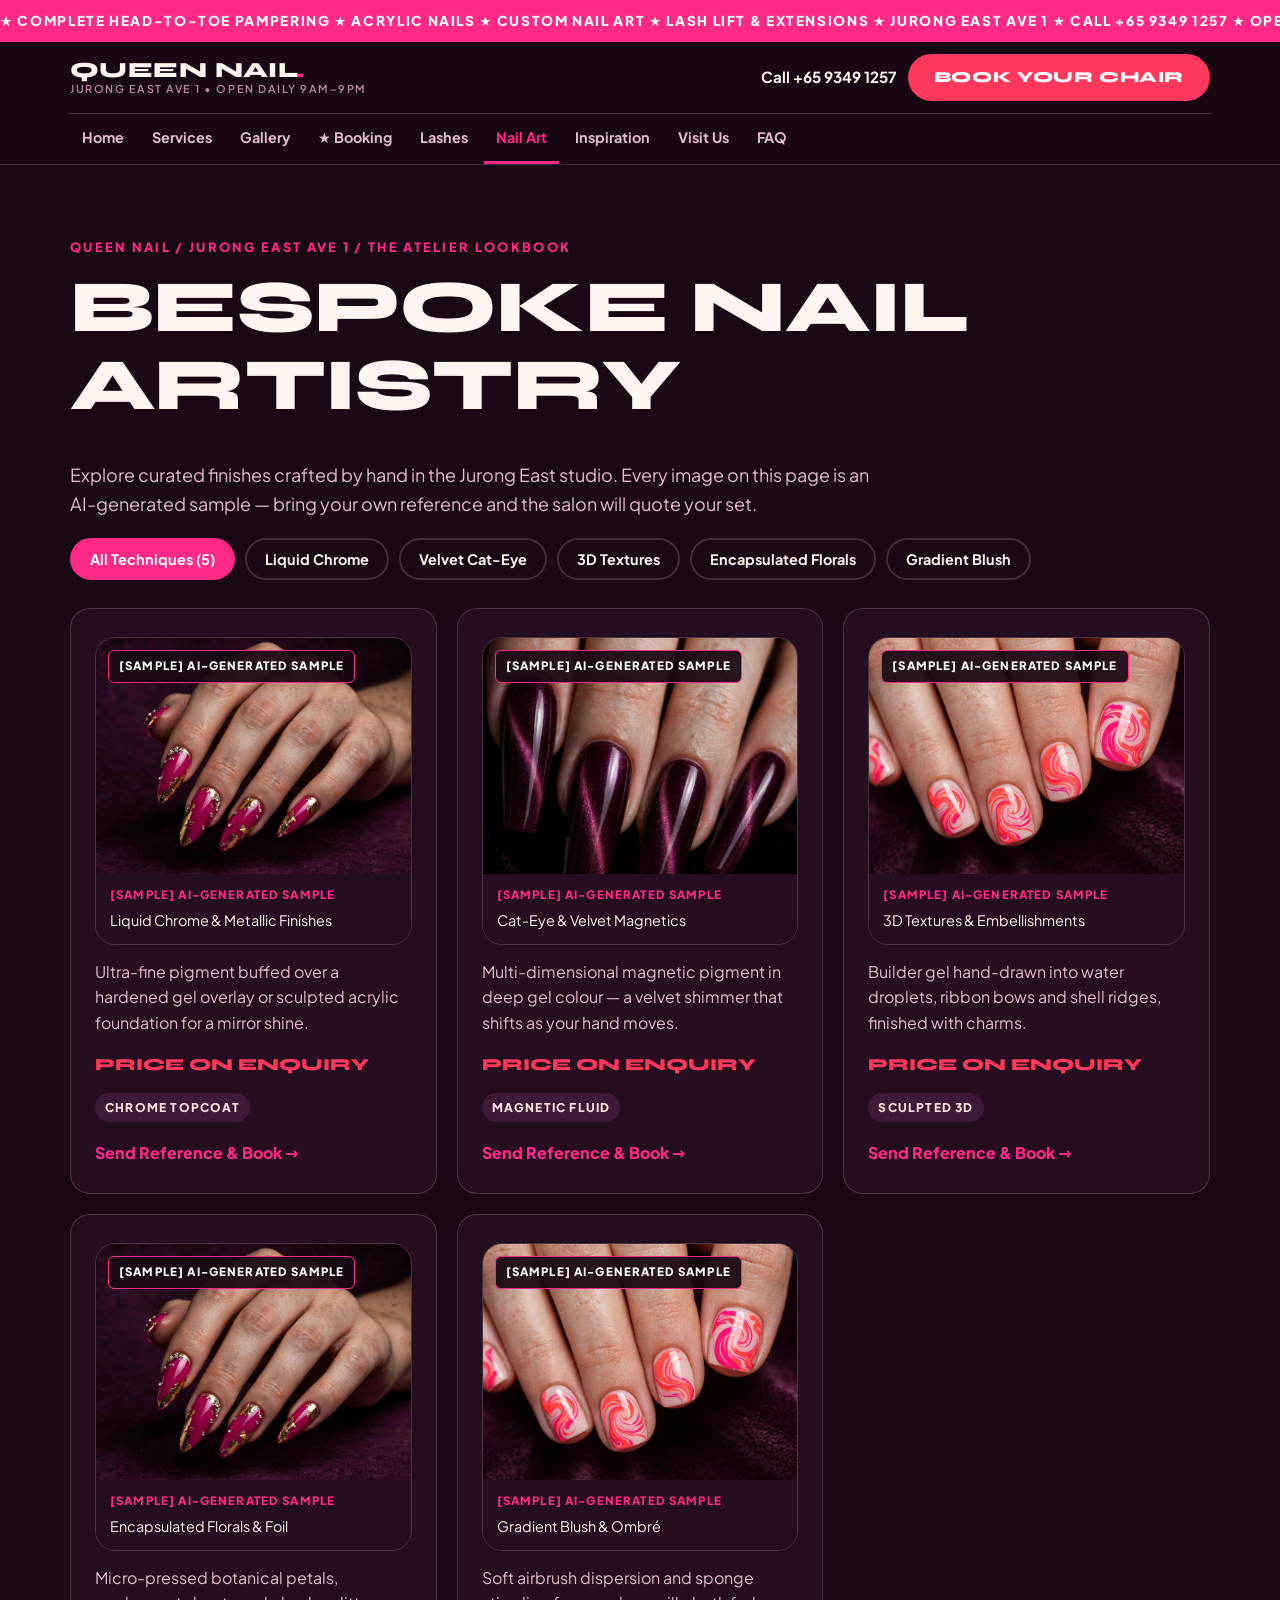
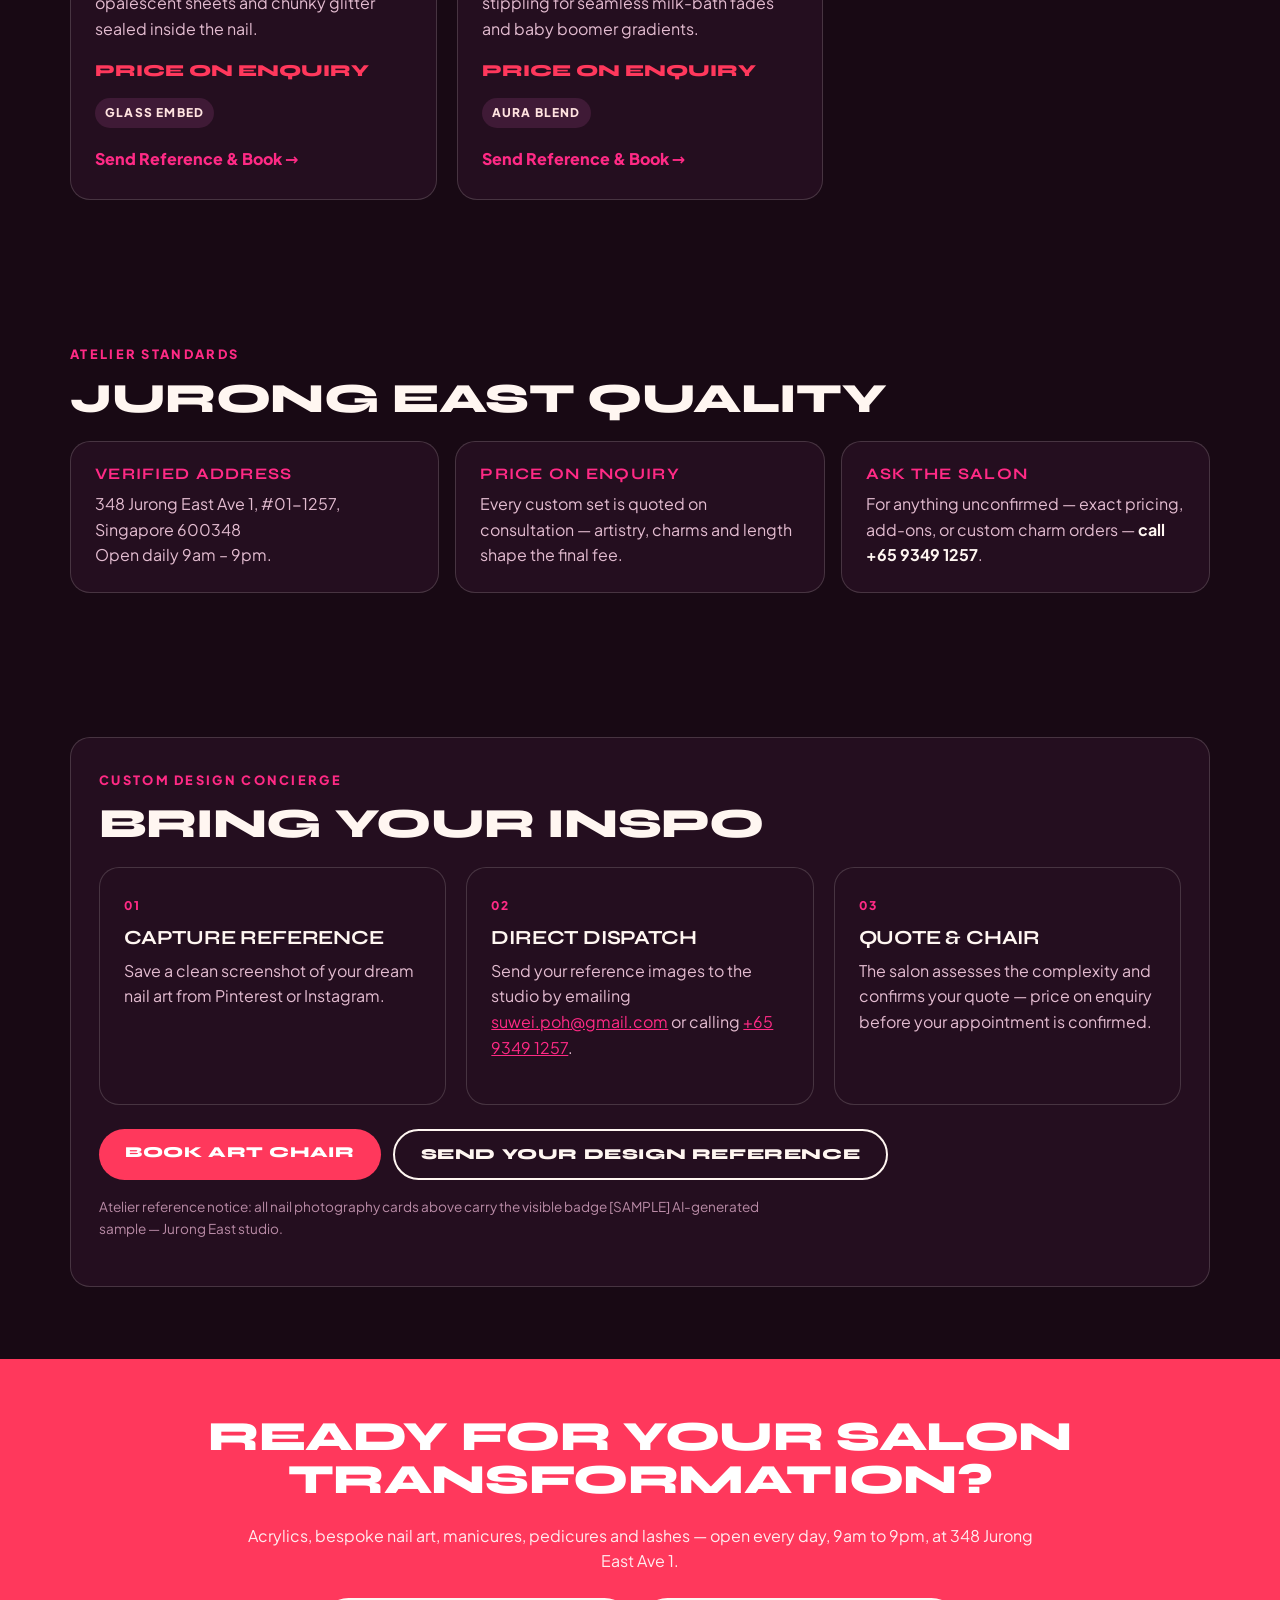
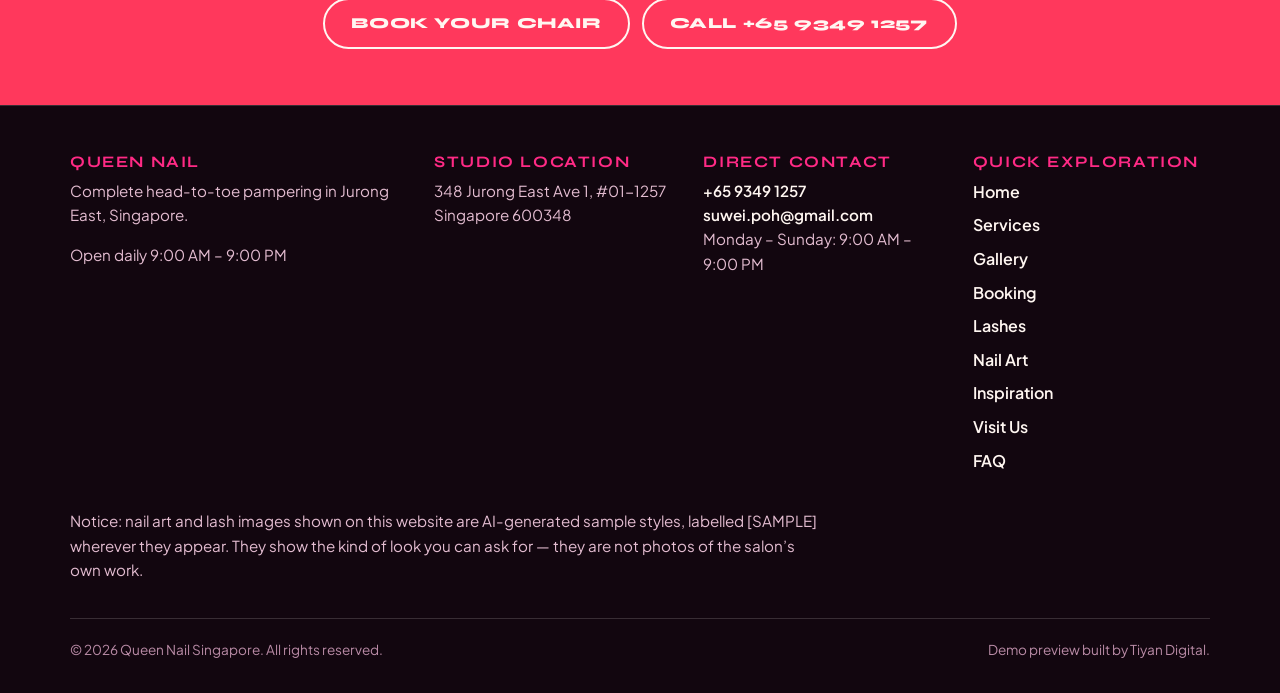
<file: nail-art.html>
<!DOCTYPE html>
<html lang="en">
<head>
<meta charset="utf-8">
<meta name="viewport" content="width=device-width, initial-scale=1">
<title>Bespoke Nail Art — Queen Nail, Jurong East | Queen Nail — Jurong East, Singapore</title>
<meta name="description" content="Custom nail art at Queen Nail: liquid chrome, cat-eye magnetics, 3D textures, encapsulated florals and gradient ombre. Price on enquiry.">
<link rel="stylesheet" href="assets/css/main.css">
</head>
<body>
<div class="marquee" aria-hidden="true"><span>&#9733; COMPLETE HEAD-TO-TOE PAMPERING &#9733; ACRYLIC NAILS &#9733; CUSTOM NAIL ART &#9733; LASH LIFT &amp; EXTENSIONS &#9733; JURONG EAST AVE 1 &#9733; CALL +65 9349 1257 &#9733; OPEN DAILY 9AM&ndash;9PM &nbsp;&#9733; COMPLETE HEAD-TO-TOE PAMPERING &#9733; ACRYLIC NAILS &#9733; CUSTOM NAIL ART &#9733; LASH LIFT &amp; EXTENSIONS &#9733; JURONG EAST AVE 1 &#9733; CALL +65 9349 1257 &#9733; OPEN DAILY 9AM&ndash;9PM &nbsp;</span></div>
<header class="site-header">
  <div class="wrap header-bar">
    <a class="logo" href="index.html"><span data-business-name>Queen Nail</span><em>.</em><small>Jurong East Ave 1 &bull; Open Daily 9am&ndash;9pm</small></a>
    <div class="header-actions">
      <a class="phone-link" href="tel:+6593491257">Call +65 9349 1257</a>
      <a class="btn btn-coral" href="booking.html">Book Your Chair</a>
    </div>
  </div>
  <div class="wrap"><nav class="main-nav" aria-label="Main navigation"><ul><li><a href="index.html">Home</a></li><li><a href="services.html">Services</a></li><li><a href="gallery.html">Gallery</a></li><li><a href="booking.html">&#9733; Booking</a></li><li><a href="lashes.html">Lashes</a></li><li><a href="nail-art.html" aria-current="page">Nail Art</a></li><li><a href="inspiration.html">Inspiration</a></li><li><a href="visit.html">Visit Us</a></li><li><a href="faq.html">FAQ</a></li></ul></nav></div>
</header>
<main>
<section><div class="wrap">
  <p class="eyebrow">Queen Nail / Jurong East Ave 1 / The Atelier Lookbook</p>
  <h1>Bespoke Nail Artistry</h1>
  <p class="lede">Explore curated finishes crafted by hand in the Jurong East studio. Every image on this page is an AI-generated sample — bring your own reference and the salon will quote your set.</p>
  <div class="filters" data-filter-group="nailart" role="group" aria-label="Filter techniques">
    <button class="filter-btn" type="button" data-filter="all" aria-pressed="true">All Techniques (5)</button>
    <button class="filter-btn" type="button" data-filter="chrome" aria-pressed="false">Liquid Chrome</button>
    <button class="filter-btn" type="button" data-filter="cateye" aria-pressed="false">Velvet Cat-Eye</button>
    <button class="filter-btn" type="button" data-filter="3d" aria-pressed="false">3D Textures</button>
    <button class="filter-btn" type="button" data-filter="floral" aria-pressed="false">Encapsulated Florals</button>
    <button class="filter-btn" type="button" data-filter="ombre" aria-pressed="false">Gradient Blush</button>
  </div>
  <div class="grid grid-3">
    <article class="card" data-filter-item="nailart" data-category="chrome"><figure class="sample"><span class="sample-badge">[SAMPLE] AI-generated sample</span><img src="assets/img/hero-fuchsia-chrome.jpg" alt="Sample nail art: Liquid Chrome &amp; Metallic Finishes" loading="lazy" style="object-position:center"><figcaption><span class="sample-label">[SAMPLE] AI-generated sample</span>Liquid Chrome &amp; Metallic Finishes</figcaption></figure><p style="margin-top:14px">Ultra-fine pigment buffed over a hardened gel overlay or sculpted acrylic foundation for a mirror shine.</p><p class="price">Price on enquiry</p><p><span class="tag">Chrome topcoat</span></p><a class="more" href="booking.html">Send Reference &amp; Book &rarr;</a></article>
    <article class="card" data-filter-item="nailart" data-category="cateye"><figure class="sample"><span class="sample-badge">[SAMPLE] AI-generated sample</span><img src="assets/img/gallery-cat-eye.jpg" alt="Sample nail art: Cat-Eye &amp; Velvet Magnetics" loading="lazy" style="object-position:center"><figcaption><span class="sample-label">[SAMPLE] AI-generated sample</span>Cat-Eye &amp; Velvet Magnetics</figcaption></figure><p style="margin-top:14px">Multi-dimensional magnetic pigment in deep gel colour — a velvet shimmer that shifts as your hand moves.</p><p class="price">Price on enquiry</p><p><span class="tag">Magnetic fluid</span></p><a class="more" href="booking.html">Send Reference &amp; Book &rarr;</a></article>
    <article class="card" data-filter-item="nailart" data-category="3d"><figure class="sample"><span class="sample-badge">[SAMPLE] AI-generated sample</span><img src="assets/img/gallery-coral-swirls.jpg" alt="Sample nail art: 3D Textures &amp; Embellishments" loading="lazy" style="object-position:center"><figcaption><span class="sample-label">[SAMPLE] AI-generated sample</span>3D Textures &amp; Embellishments</figcaption></figure><p style="margin-top:14px">Builder gel hand-drawn into water droplets, ribbon bows and shell ridges, finished with charms.</p><p class="price">Price on enquiry</p><p><span class="tag">Sculpted 3D</span></p><a class="more" href="booking.html">Send Reference &amp; Book &rarr;</a></article>
    <article class="card" data-filter-item="nailart" data-category="floral"><figure class="sample"><span class="sample-badge">[SAMPLE] AI-generated sample</span><img src="assets/img/hero-fuchsia-chrome.jpg" alt="Sample nail art: Encapsulated Florals &amp; Foil" loading="lazy" style="object-position:center"><figcaption><span class="sample-label">[SAMPLE] AI-generated sample</span>Encapsulated Florals &amp; Foil</figcaption></figure><p style="margin-top:14px">Micro-pressed botanical petals, opalescent sheets and chunky glitter sealed inside the nail.</p><p class="price">Price on enquiry</p><p><span class="tag">Glass embed</span></p><a class="more" href="booking.html">Send Reference &amp; Book &rarr;</a></article>
    <article class="card" data-filter-item="nailart" data-category="ombre"><figure class="sample"><span class="sample-badge">[SAMPLE] AI-generated sample</span><img src="assets/img/gallery-coral-swirls.jpg" alt="Sample nail art: Gradient Blush &amp; Ombr&eacute;" loading="lazy" style="object-position:center"><figcaption><span class="sample-label">[SAMPLE] AI-generated sample</span>Gradient Blush &amp; Ombr&eacute;</figcaption></figure><p style="margin-top:14px">Soft airbrush dispersion and sponge stippling for seamless milk-bath fades and baby boomer gradients.</p><p class="price">Price on enquiry</p><p><span class="tag">Aura blend</span></p><a class="more" href="booking.html">Send Reference &amp; Book &rarr;</a></article>
  </div>
</div></section>

<section><div class="wrap">
  <p class="eyebrow">Atelier standards</p>
  <h2>Jurong East Quality</h2>
  <div class="info-grid">
    <div class="info-card"><h3>Verified Address</h3><address>348 Jurong East Ave 1, #01-1257, Singapore 600348</address><p>Open daily 9am &ndash; 9pm.</p></div>
    <div class="info-card"><h3>Price on Enquiry</h3><p>Every custom set is quoted on consultation — artistry, charms and length shape the final fee.</p></div>
    <div class="info-card"><h3>Ask the Salon</h3><p>For anything unconfirmed — exact pricing, add-ons, or custom charm orders — <a href="tel:+6593491257">call +65 9349 1257</a>.</p></div>
  </div>
</div></section>

<section><div class="wrap"><div class="dark-strip">
  <p class="eyebrow">Custom design concierge</p>
  <h2>Bring Your Inspo</h2>
  <div class="grid grid-3">
    <div class="card"><p class="code">01</p><h3>Capture Reference</h3><p>Save a clean screenshot of your dream nail art from Pinterest or Instagram.</p></div>
    <div class="card"><p class="code">02</p><h3>Direct Dispatch</h3><p>Send your reference images to the studio by emailing <a href="mailto:suwei.poh@gmail.com">suwei.poh@gmail.com</a> or calling <a href="tel:+6593491257">+65 9349 1257</a>.</p></div>
    <div class="card"><p class="code">03</p><h3>Quote &amp; Chair</h3><p>The salon assesses the complexity and confirms your quote — price on enquiry before your appointment is confirmed.</p></div>
  </div>
  <div class="cta-row"><a class="btn btn-coral" href="booking.html">Book Art Chair</a><a class="btn btn-ghost" href="mailto:suwei.poh@gmail.com">Send Your Design Reference</a></div>
  <p class="sample-note" style="margin-top:16px">Atelier reference notice: all nail photography cards above carry the visible badge [SAMPLE] AI-generated sample — Jurong East studio.</p>
</div></div></section>
</main>
<section class="pre-footer">
  <div class="wrap">
    <h2>Ready for your salon transformation?</h2>
    <p>Acrylics, bespoke nail art, manicures, pedicures and lashes — open every day, 9am to 9pm, at 348 Jurong East Ave 1.</p>
    <div class="cta-row" style="justify-content:center">
      <a class="btn btn-ghost" href="booking.html">Book Your Chair</a>
      <a class="btn btn-ghost" href="tel:+6593491257">Call +65 9349 1257</a>
    </div>
  </div>
</section>
<footer class="site-footer">
  <div class="wrap">
    <div class="footer-grid">
      <div>
        <h3><span data-business-name>Queen Nail</span></h3>
        <p>Complete head-to-toe pampering in Jurong East, Singapore.</p>
        <p>Open daily 9:00 AM &ndash; 9:00 PM</p>
      </div>
      <div>
        <h3>Studio Location</h3>
        <address>348 Jurong East Ave 1, #01-1257<br>Singapore 600348</address>
      </div>
      <div>
        <h3>Direct Contact</h3>
        <p><a href="tel:+6593491257">+65 9349 1257</a><br>
        <a href="mailto:suwei.poh@gmail.com">suwei.poh@gmail.com</a><br>
        Monday &ndash; Sunday: 9:00 AM &ndash; 9:00 PM</p>
      </div>
      <div>
        <h3>Quick Exploration</h3>
        <ul><li><a href="index.html">Home</a></li><li><a href="services.html">Services</a></li><li><a href="gallery.html">Gallery</a></li><li><a href="booking.html">Booking</a></li><li><a href="lashes.html">Lashes</a></li><li><a href="nail-art.html">Nail Art</a></li><li><a href="inspiration.html">Inspiration</a></li><li><a href="visit.html">Visit Us</a></li><li><a href="faq.html">FAQ</a></li></ul>
      </div>
    </div>
    <p class="sample-note" style="margin-top:28px">Notice: nail art and lash images shown on this website are AI-generated sample styles, labelled [SAMPLE] wherever they appear. They show the kind of look you can ask for — they are not photos of the salon&rsquo;s own work.</p>
    <div class="footer-base">
      <span>&copy; 2026 Queen Nail Singapore. All rights reserved.</span>
      <span>Demo preview built by Tiyan Digital.</span>
    </div>
  </div>
</footer>
<script src="assets/js/main.js"></script>
</body>
</html>
</file>
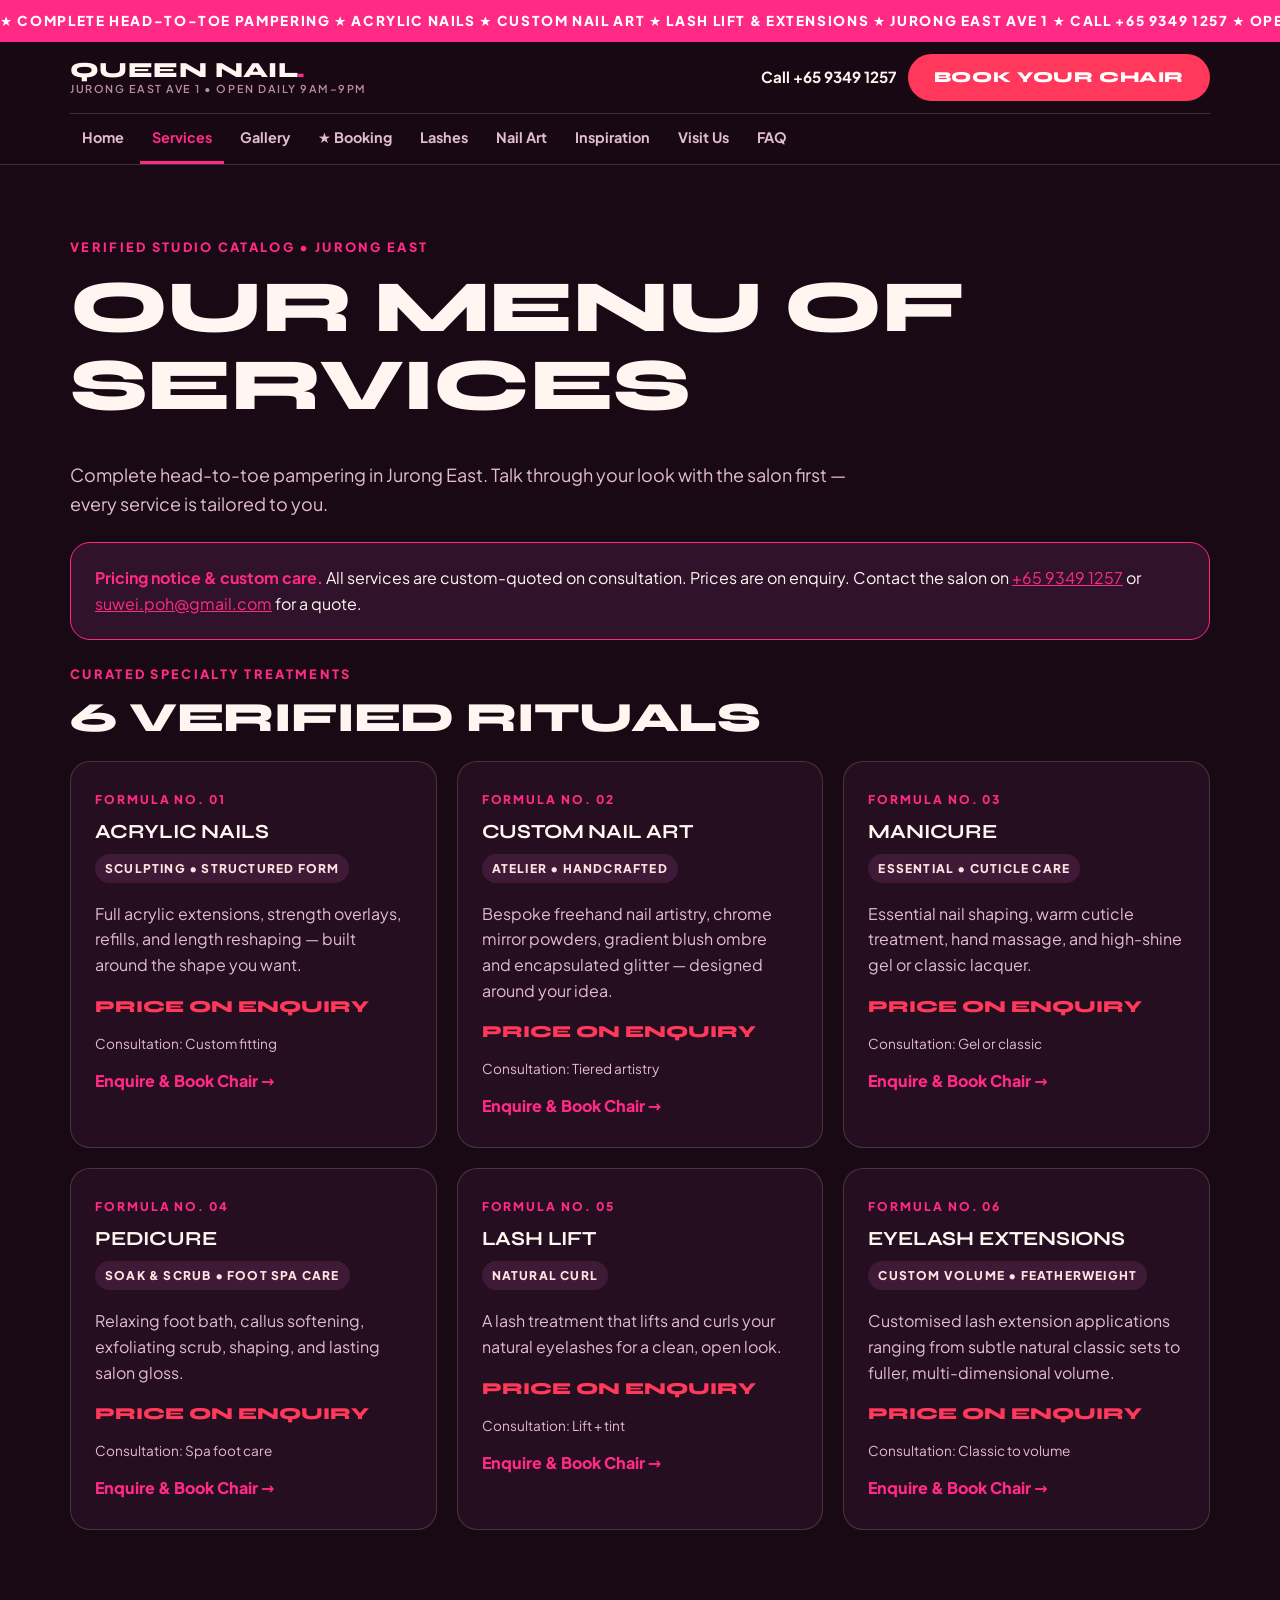
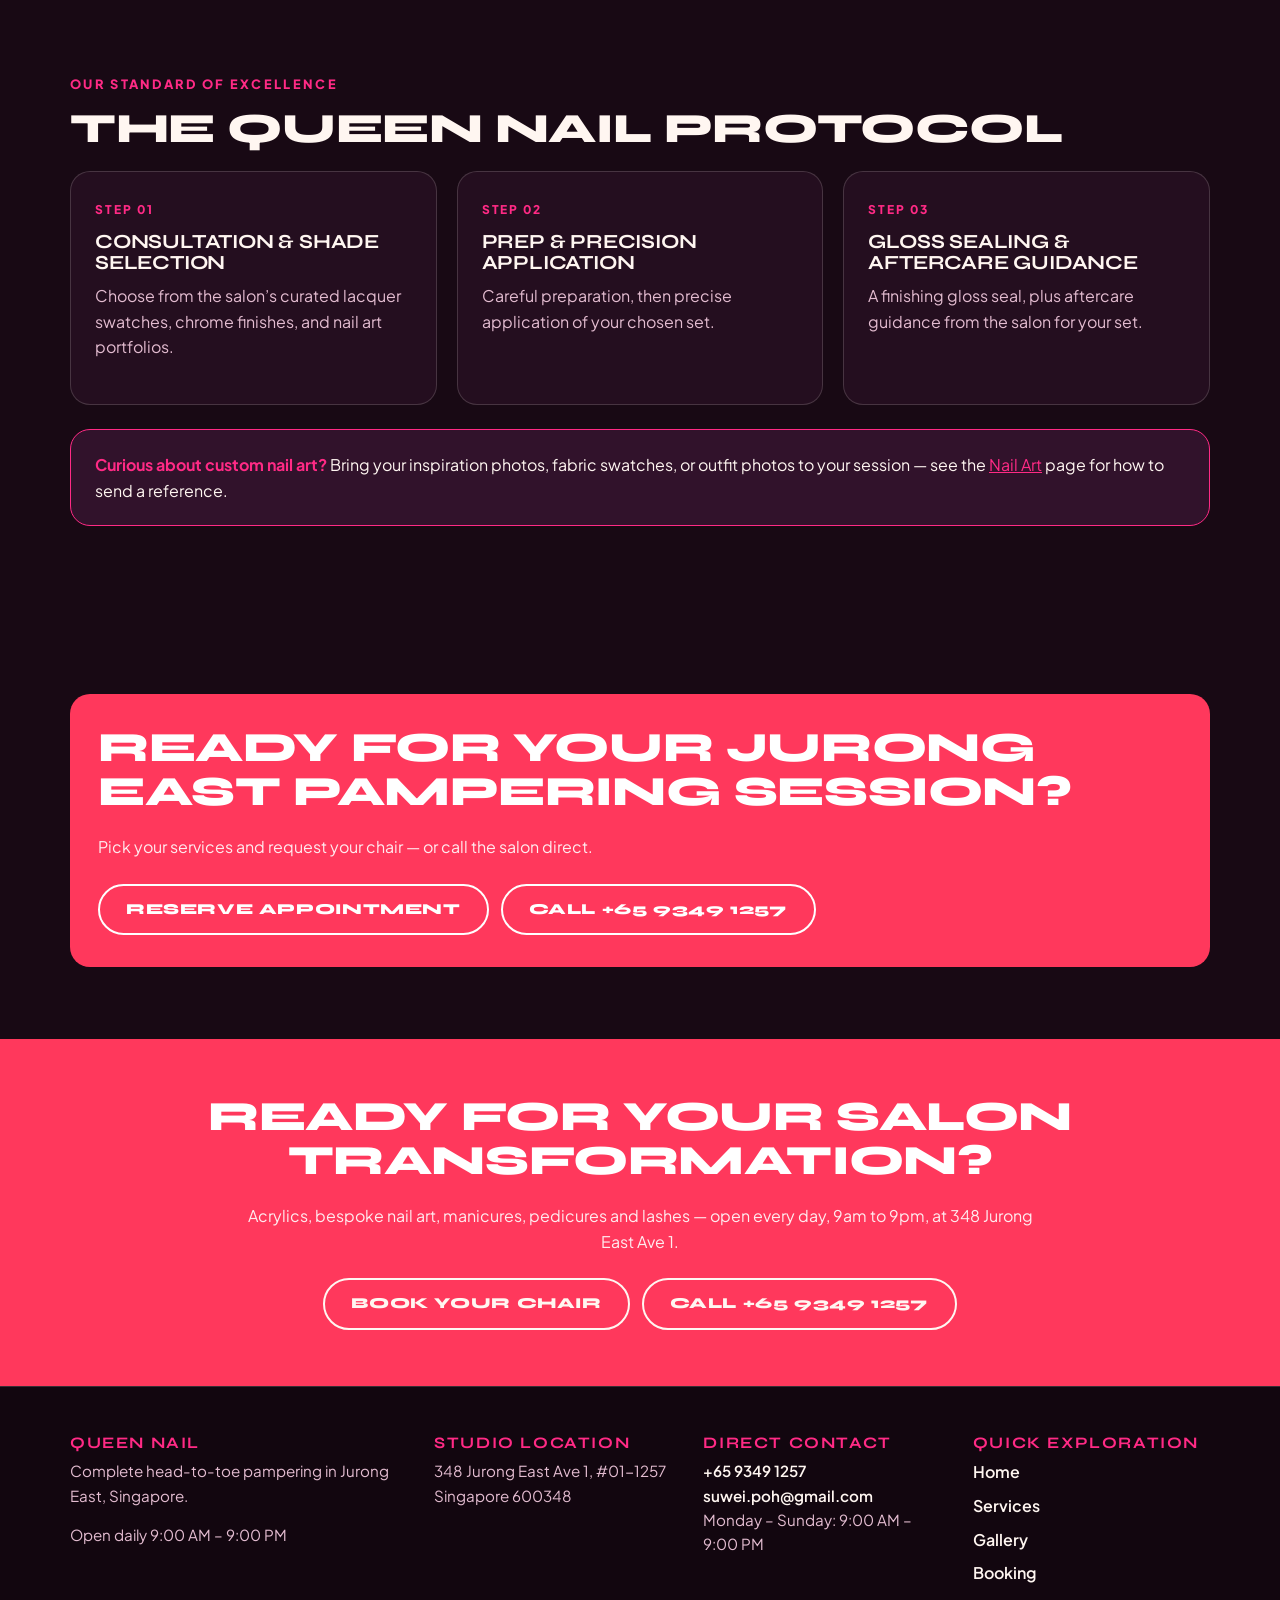
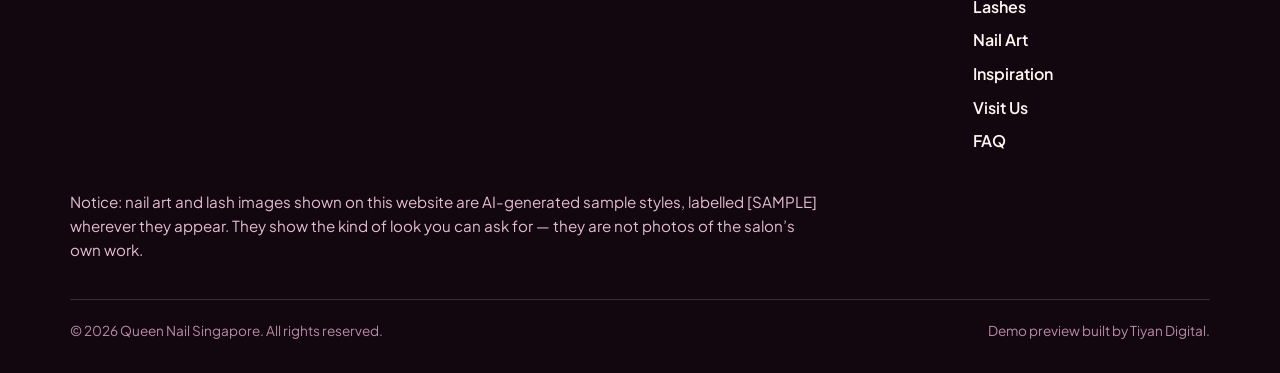
<file: services.html>
<!DOCTYPE html>
<html lang="en">
<head>
<meta charset="utf-8">
<meta name="viewport" content="width=device-width, initial-scale=1">
<title>Services — Acrylics, Nail Art, Manicure, Pedicure & Lashes | Queen Nail — Jurong East, Singapore</title>
<meta name="description" content="All six Queen Nail services: acrylic nails, custom nail art, manicure, pedicure, lash lift and eyelash extensions. Prices are on enquiry.">
<link rel="stylesheet" href="assets/css/main.css">
</head>
<body>
<div class="marquee" aria-hidden="true"><span>&#9733; COMPLETE HEAD-TO-TOE PAMPERING &#9733; ACRYLIC NAILS &#9733; CUSTOM NAIL ART &#9733; LASH LIFT &amp; EXTENSIONS &#9733; JURONG EAST AVE 1 &#9733; CALL +65 9349 1257 &#9733; OPEN DAILY 9AM&ndash;9PM &nbsp;&#9733; COMPLETE HEAD-TO-TOE PAMPERING &#9733; ACRYLIC NAILS &#9733; CUSTOM NAIL ART &#9733; LASH LIFT &amp; EXTENSIONS &#9733; JURONG EAST AVE 1 &#9733; CALL +65 9349 1257 &#9733; OPEN DAILY 9AM&ndash;9PM &nbsp;</span></div>
<header class="site-header">
  <div class="wrap header-bar">
    <a class="logo" href="index.html"><span data-business-name>Queen Nail</span><em>.</em><small>Jurong East Ave 1 &bull; Open Daily 9am&ndash;9pm</small></a>
    <div class="header-actions">
      <a class="phone-link" href="tel:+6593491257">Call +65 9349 1257</a>
      <a class="btn btn-coral" href="booking.html">Book Your Chair</a>
    </div>
  </div>
  <div class="wrap"><nav class="main-nav" aria-label="Main navigation"><ul><li><a href="index.html">Home</a></li><li><a href="services.html" aria-current="page">Services</a></li><li><a href="gallery.html">Gallery</a></li><li><a href="booking.html">&#9733; Booking</a></li><li><a href="lashes.html">Lashes</a></li><li><a href="nail-art.html">Nail Art</a></li><li><a href="inspiration.html">Inspiration</a></li><li><a href="visit.html">Visit Us</a></li><li><a href="faq.html">FAQ</a></li></ul></nav></div>
</header>
<main>
<section><div class="wrap">
  <p class="eyebrow">Verified studio catalog &bull; Jurong East</p>
  <h1>Our Menu of Services</h1>
  <p class="lede">Complete head-to-toe pampering in Jurong East. Talk through your look with the salon first — every service is tailored to you.</p>
  <div class="notice"><strong>Pricing notice &amp; custom care.</strong> All services are custom-quoted on consultation. Prices are on enquiry. Contact the salon on <a href="tel:+6593491257">+65 9349 1257</a> or <a href="mailto:suwei.poh@gmail.com">suwei.poh@gmail.com</a> for a quote.</div>
  <p class="eyebrow">Curated specialty treatments</p>
  <h2>6 Verified Rituals</h2>
  <div class="grid grid-3">
    <article class="card"><p class="code">Formula No. 01</p><h3>Acrylic Nails</h3>
<p><span class="tag">Sculpting &bull; Structured Form</span></p><p>Full acrylic extensions, strength overlays, refills, and length reshaping — built around the shape you want.</p><p class="price">Price on enquiry</p>
<p class="sample-note">Consultation: Custom fitting</p><a class="more" href="booking.html">Enquire &amp; Book Chair &rarr;</a></article>
    <article class="card"><p class="code">Formula No. 02</p><h3>Custom Nail Art</h3>
<p><span class="tag">Atelier &bull; Handcrafted</span></p><p>Bespoke freehand nail artistry, chrome mirror powders, gradient blush ombre and encapsulated glitter — designed around your idea.</p><p class="price">Price on enquiry</p>
<p class="sample-note">Consultation: Tiered artistry</p><a class="more" href="booking.html">Enquire &amp; Book Chair &rarr;</a></article>
    <article class="card"><p class="code">Formula No. 03</p><h3>Manicure</h3>
<p><span class="tag">Essential &bull; Cuticle Care</span></p><p>Essential nail shaping, warm cuticle treatment, hand massage, and high-shine gel or classic lacquer.</p><p class="price">Price on enquiry</p>
<p class="sample-note">Consultation: Gel or classic</p><a class="more" href="booking.html">Enquire &amp; Book Chair &rarr;</a></article>
    <article class="card"><p class="code">Formula No. 04</p><h3>Pedicure</h3>
<p><span class="tag">Soak &amp; Scrub &bull; Foot Spa Care</span></p><p>Relaxing foot bath, callus softening, exfoliating scrub, shaping, and lasting salon gloss.</p><p class="price">Price on enquiry</p>
<p class="sample-note">Consultation: Spa foot care</p><a class="more" href="booking.html">Enquire &amp; Book Chair &rarr;</a></article>
    <article class="card"><p class="code">Formula No. 05</p><h3>Lash Lift</h3>
<p><span class="tag">Natural Curl</span></p><p>A lash treatment that lifts and curls your natural eyelashes for a clean, open look.</p><p class="price">Price on enquiry</p>
<p class="sample-note">Consultation: Lift + tint</p><a class="more" href="booking.html">Enquire &amp; Book Chair &rarr;</a></article>
    <article class="card"><p class="code">Formula No. 06</p><h3>Eyelash Extensions</h3>
<p><span class="tag">Custom Volume &bull; Featherweight</span></p><p>Customised lash extension applications ranging from subtle natural classic sets to fuller, multi-dimensional volume.</p><p class="price">Price on enquiry</p>
<p class="sample-note">Consultation: Classic to volume</p><a class="more" href="booking.html">Enquire &amp; Book Chair &rarr;</a></article>
  </div>
</div></section>

<section><div class="wrap">
  <p class="eyebrow">Our standard of excellence</p>
  <h2>The Queen Nail Protocol</h2>
  <div class="grid grid-3">
    <div class="card"><p class="code">Step 01</p><h3>Consultation &amp; Shade Selection</h3><p>Choose from the salon&rsquo;s curated lacquer swatches, chrome finishes, and nail art portfolios.</p></div>
    <div class="card"><p class="code">Step 02</p><h3>Prep &amp; Precision Application</h3><p>Careful preparation, then precise application of your chosen set.</p></div>
    <div class="card"><p class="code">Step 03</p><h3>Gloss Sealing &amp; Aftercare Guidance</h3><p>A finishing gloss seal, plus aftercare guidance from the salon for your set.</p></div>
  </div>
  <div class="notice"><strong>Curious about custom nail art?</strong> Bring your inspiration photos, fabric swatches, or outfit photos to your session — see the <a href="nail-art.html">Nail Art</a> page for how to send a reference.</div>
</div></section>

<section><div class="wrap"><div class="strip">
  <h2>Ready for your Jurong East pampering session?</h2>
  <p>Pick your services and request your chair — or call the salon direct.</p>
  <div class="cta-row"><a class="btn btn-ghost" href="booking.html">Reserve Appointment</a><a class="btn btn-ghost" href="tel:+6593491257">Call +65 9349 1257</a></div>
</div></div></section>
</main>
<section class="pre-footer">
  <div class="wrap">
    <h2>Ready for your salon transformation?</h2>
    <p>Acrylics, bespoke nail art, manicures, pedicures and lashes — open every day, 9am to 9pm, at 348 Jurong East Ave 1.</p>
    <div class="cta-row" style="justify-content:center">
      <a class="btn btn-ghost" href="booking.html">Book Your Chair</a>
      <a class="btn btn-ghost" href="tel:+6593491257">Call +65 9349 1257</a>
    </div>
  </div>
</section>
<footer class="site-footer">
  <div class="wrap">
    <div class="footer-grid">
      <div>
        <h3><span data-business-name>Queen Nail</span></h3>
        <p>Complete head-to-toe pampering in Jurong East, Singapore.</p>
        <p>Open daily 9:00 AM &ndash; 9:00 PM</p>
      </div>
      <div>
        <h3>Studio Location</h3>
        <address>348 Jurong East Ave 1, #01-1257<br>Singapore 600348</address>
      </div>
      <div>
        <h3>Direct Contact</h3>
        <p><a href="tel:+6593491257">+65 9349 1257</a><br>
        <a href="mailto:suwei.poh@gmail.com">suwei.poh@gmail.com</a><br>
        Monday &ndash; Sunday: 9:00 AM &ndash; 9:00 PM</p>
      </div>
      <div>
        <h3>Quick Exploration</h3>
        <ul><li><a href="index.html">Home</a></li><li><a href="services.html">Services</a></li><li><a href="gallery.html">Gallery</a></li><li><a href="booking.html">Booking</a></li><li><a href="lashes.html">Lashes</a></li><li><a href="nail-art.html">Nail Art</a></li><li><a href="inspiration.html">Inspiration</a></li><li><a href="visit.html">Visit Us</a></li><li><a href="faq.html">FAQ</a></li></ul>
      </div>
    </div>
    <p class="sample-note" style="margin-top:28px">Notice: nail art and lash images shown on this website are AI-generated sample styles, labelled [SAMPLE] wherever they appear. They show the kind of look you can ask for — they are not photos of the salon&rsquo;s own work.</p>
    <div class="footer-base">
      <span>&copy; 2026 Queen Nail Singapore. All rights reserved.</span>
      <span>Demo preview built by Tiyan Digital.</span>
    </div>
  </div>
</footer>
<script src="assets/js/main.js"></script>
</body>
</html>
</file>
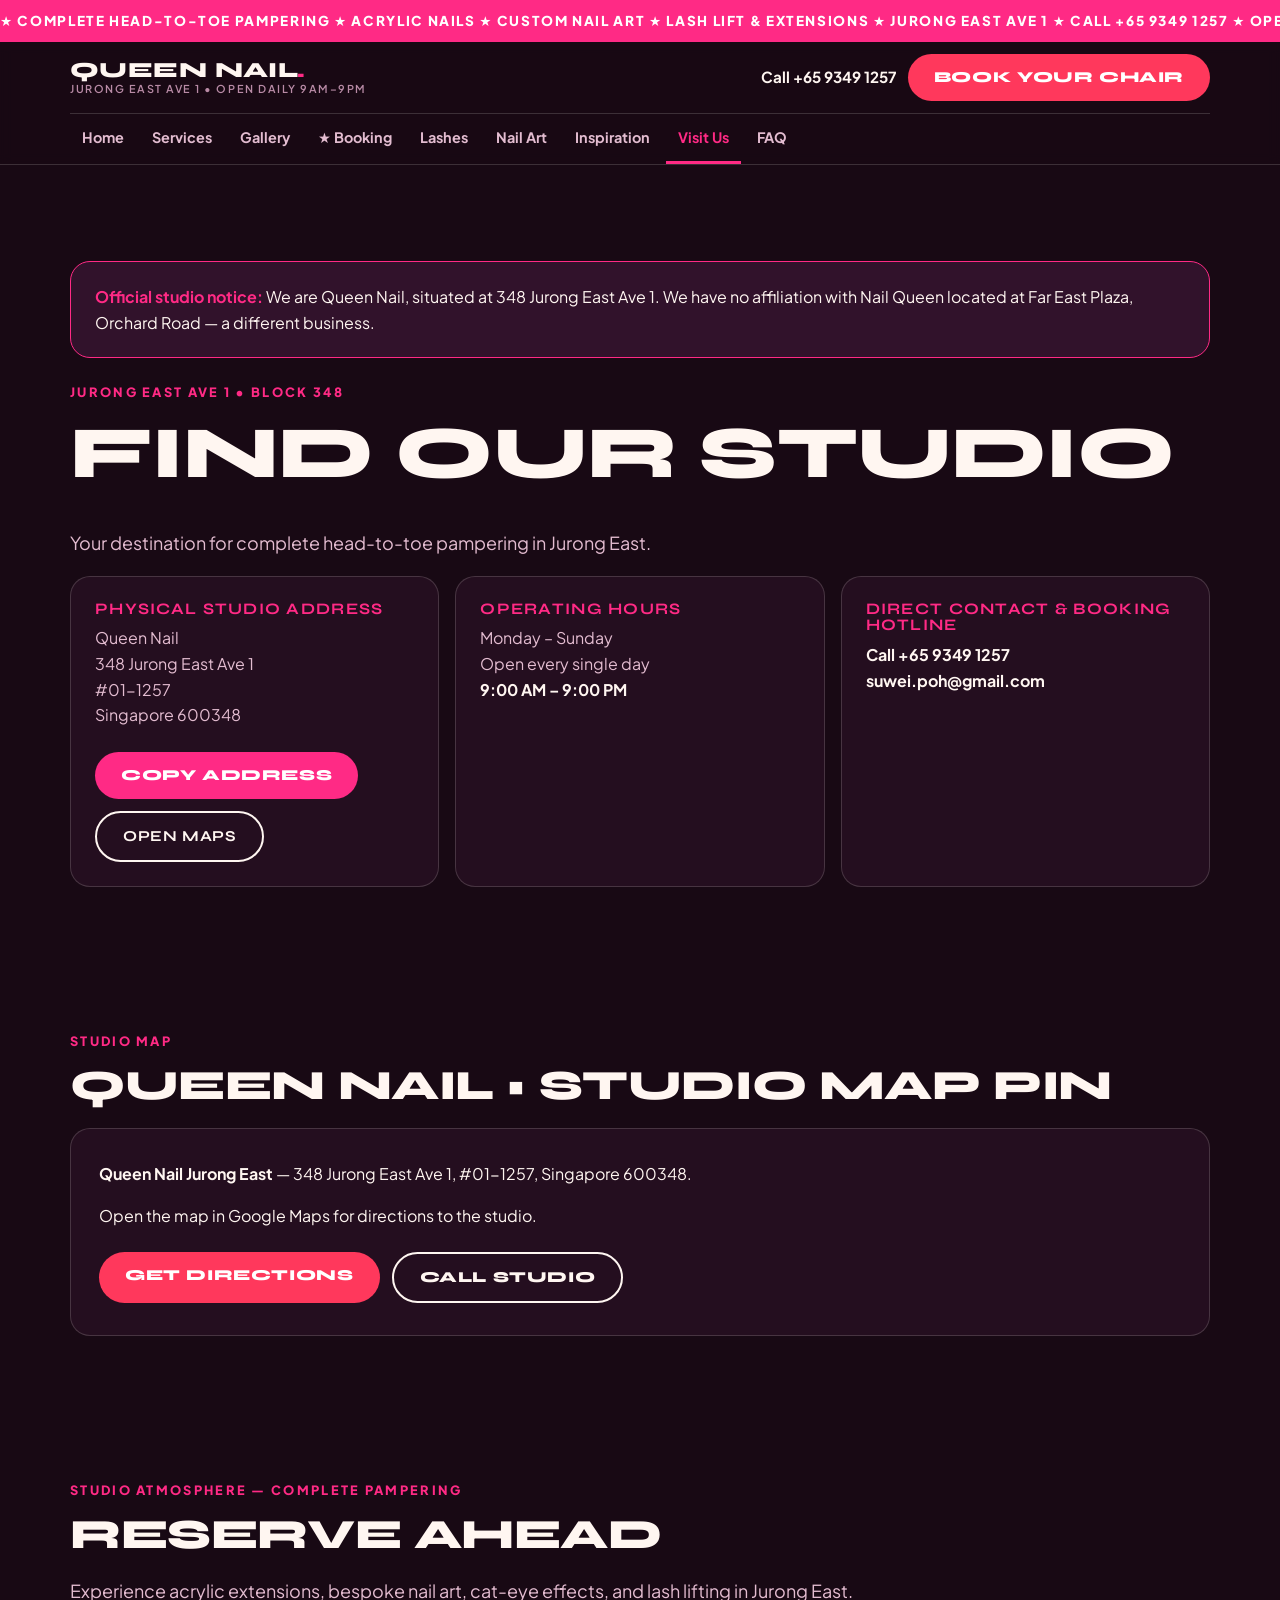
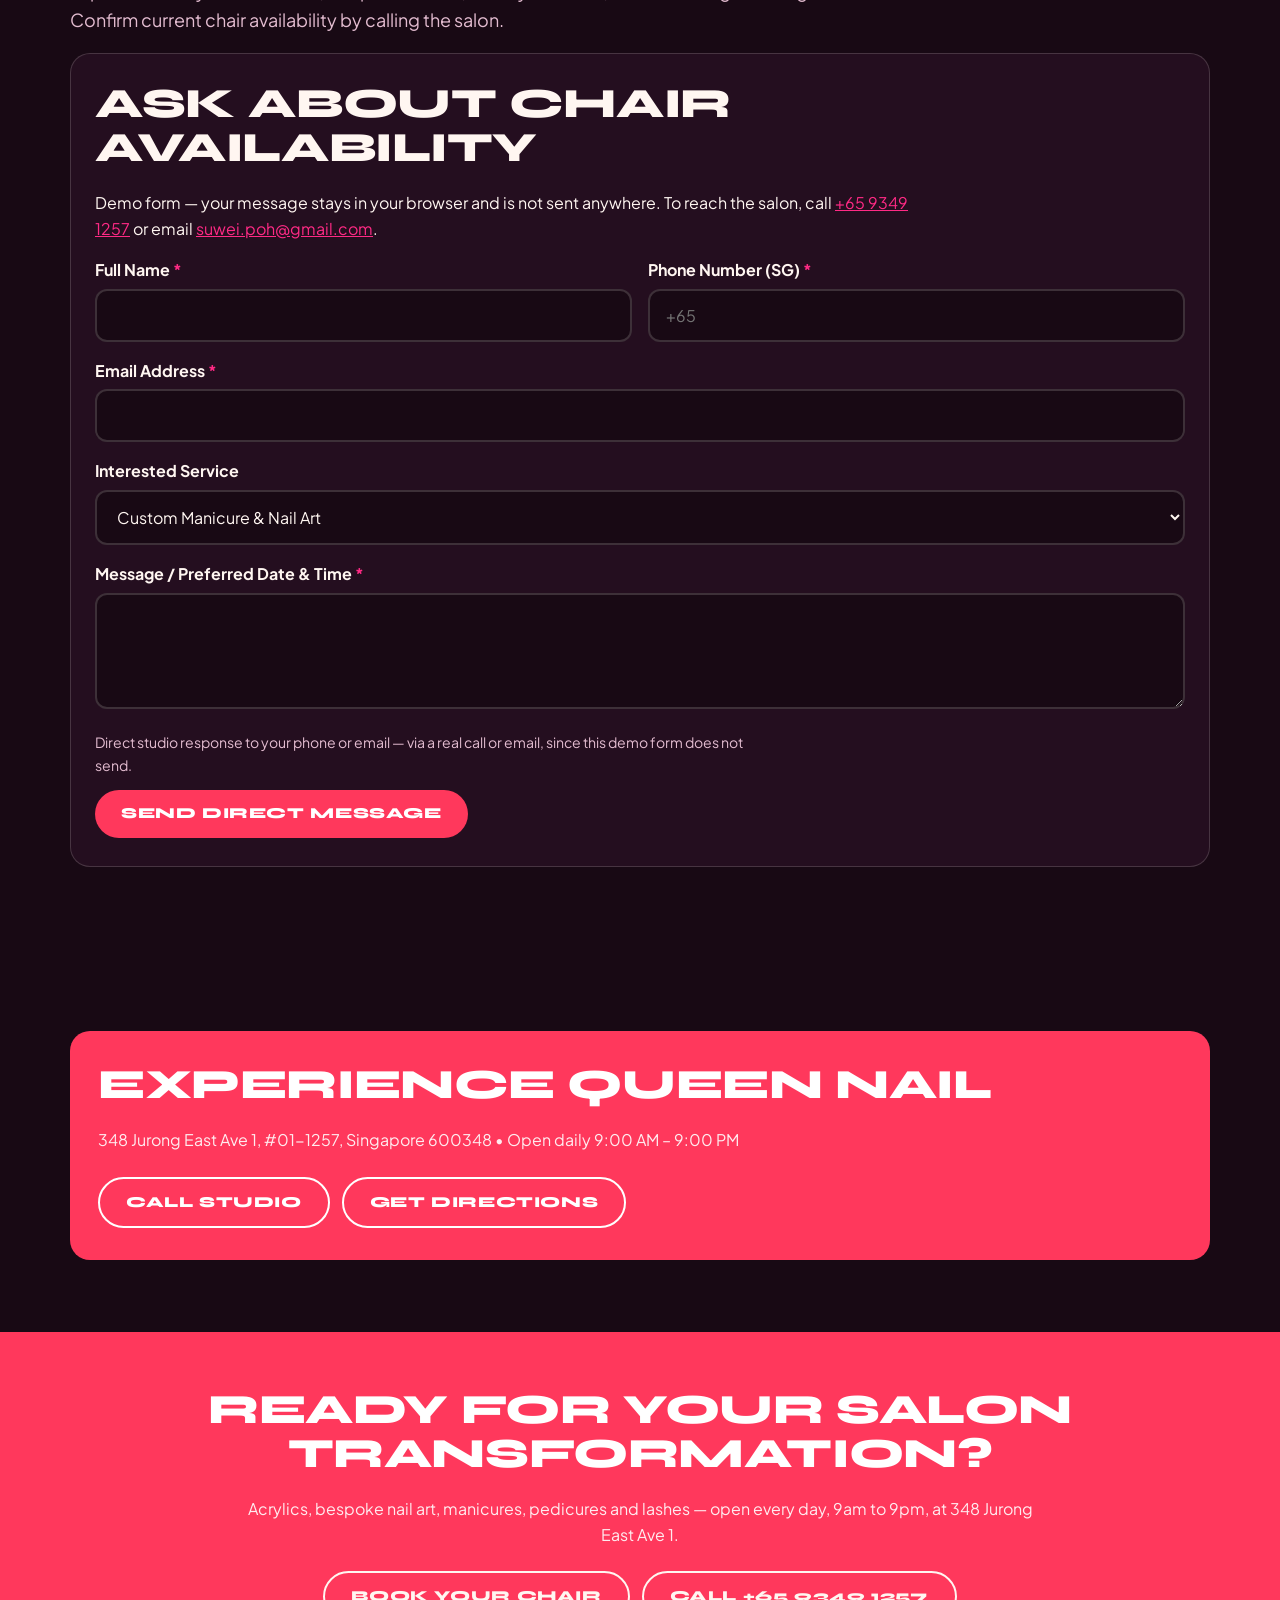
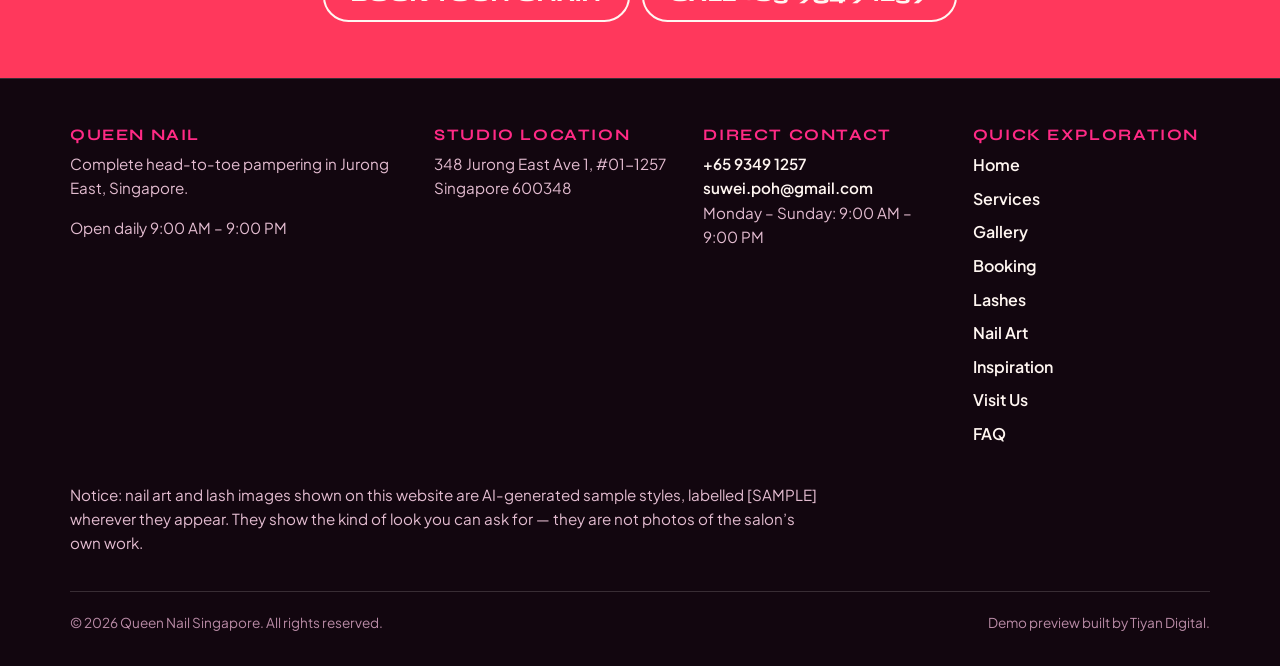
<file: visit.html>
<!DOCTYPE html>
<html lang="en">
<head>
<meta charset="utf-8">
<meta name="viewport" content="width=device-width, initial-scale=1">
<title>Visit Us — Queen Nail, Jurong East Ave 1 | Queen Nail — Jurong East, Singapore</title>
<meta name="description" content="Find Queen Nail at 348 Jurong East Ave 1, #01-1257, Singapore 600348. Open daily 9am–9pm. Call +65 9349 1257.">
<link rel="stylesheet" href="assets/css/main.css">
</head>
<body>
<div class="marquee" aria-hidden="true"><span>&#9733; COMPLETE HEAD-TO-TOE PAMPERING &#9733; ACRYLIC NAILS &#9733; CUSTOM NAIL ART &#9733; LASH LIFT &amp; EXTENSIONS &#9733; JURONG EAST AVE 1 &#9733; CALL +65 9349 1257 &#9733; OPEN DAILY 9AM&ndash;9PM &nbsp;&#9733; COMPLETE HEAD-TO-TOE PAMPERING &#9733; ACRYLIC NAILS &#9733; CUSTOM NAIL ART &#9733; LASH LIFT &amp; EXTENSIONS &#9733; JURONG EAST AVE 1 &#9733; CALL +65 9349 1257 &#9733; OPEN DAILY 9AM&ndash;9PM &nbsp;</span></div>
<header class="site-header">
  <div class="wrap header-bar">
    <a class="logo" href="index.html"><span data-business-name>Queen Nail</span><em>.</em><small>Jurong East Ave 1 &bull; Open Daily 9am&ndash;9pm</small></a>
    <div class="header-actions">
      <a class="phone-link" href="tel:+6593491257">Call +65 9349 1257</a>
      <a class="btn btn-coral" href="booking.html">Book Your Chair</a>
    </div>
  </div>
  <div class="wrap"><nav class="main-nav" aria-label="Main navigation"><ul><li><a href="index.html">Home</a></li><li><a href="services.html">Services</a></li><li><a href="gallery.html">Gallery</a></li><li><a href="booking.html">&#9733; Booking</a></li><li><a href="lashes.html">Lashes</a></li><li><a href="nail-art.html">Nail Art</a></li><li><a href="inspiration.html">Inspiration</a></li><li><a href="visit.html" aria-current="page">Visit Us</a></li><li><a href="faq.html">FAQ</a></li></ul></nav></div>
</header>
<main>
<section><div class="wrap">
  <div class="notice"><strong>Official studio notice:</strong> We are Queen Nail, situated at 348 Jurong East Ave 1. We have no affiliation with Nail Queen located at Far East Plaza, Orchard Road — a different business.</div>
  <p class="eyebrow">Jurong East Ave 1 &bull; Block 348</p>
  <h1>Find Our Studio</h1>
  <p class="lede">Your destination for complete head-to-toe pampering in Jurong East.</p>
  <div class="info-grid">
    <div class="info-card"><h3>Physical Studio Address</h3><address><span data-business-name>Queen Nail</span><br>348 Jurong East Ave 1<br>#01-1257<br>Singapore 600348</address><div class="cta-row"><button class="btn btn-pink" type="button" id="copy-address">Copy Address</button><a class="btn btn-ghost" href="https://www.google.com/maps/search/?api=1&amp;query=348+Jurong+East+Ave+1+Singapore+600348" target="_blank" rel="noopener">Open Maps</a></div></div>
    <div class="info-card"><h3>Operating Hours</h3><p>Monday &ndash; Sunday<br>Open every single day<br><strong style="color:var(--cream)">9:00 AM &ndash; 9:00 PM</strong></p></div>
    <div class="info-card"><h3>Direct Contact &amp; Booking Hotline</h3><p><a href="tel:+6593491257">Call +65 9349 1257</a><br><a href="mailto:suwei.poh@gmail.com">suwei.poh@gmail.com</a></p></div>
  </div>
</div></section>

<section><div class="wrap">
  <p class="eyebrow">Studio map</p>
  <h2>Queen Nail &bull; Studio Map Pin</h2>
  <div class="dark-strip">
    <p><strong style="color:var(--cream)">Queen Nail Jurong East</strong> — 348 Jurong East Ave 1, #01-1257, Singapore 600348.</p>
    <p>Open the map in Google Maps for directions to the studio.</p>
    <div class="cta-row"><a class="btn btn-coral" href="https://www.google.com/maps/search/?api=1&amp;query=348+Jurong+East+Ave+1+Singapore+600348" target="_blank" rel="noopener">Get Directions</a><a class="btn btn-ghost" href="tel:+6593491257">Call Studio</a></div>
  </div>
</div></section>

<section><div class="wrap">
  <p class="eyebrow">Studio atmosphere &mdash; complete pampering</p>
  <h2>Reserve Ahead</h2>
  <p class="lede">Experience acrylic extensions, bespoke nail art, cat-eye effects, and lash lifting in Jurong East. Confirm current chair availability by calling the salon.</p>
  <div class="step">
    <h2>Ask About Chair Availability</h2>
    <p>Demo form — your message stays in your browser and is not sent anywhere. To reach the salon, call <a href="tel:+6593491257">+65 9349 1257</a> or email <a href="mailto:suwei.poh@gmail.com">suwei.poh@gmail.com</a>.</p>
    <form id="visit-form">
      <div class="form-grid two">
        <div class="field"><label for="v-name">Full Name <span class="req">*</span></label><input id="v-name" name="name" type="text" autocomplete="name" required></div>
        <div class="field"><label for="v-phone">Phone Number (SG) <span class="req">*</span></label><input id="v-phone" name="phone" type="tel" autocomplete="tel" placeholder="+65" required></div>
      </div>
      <div class="form-grid" style="margin-top:16px">
        <div class="field"><label for="v-email">Email Address <span class="req">*</span></label><input id="v-email" name="email" type="email" autocomplete="email" required></div>
        <div class="field"><label for="v-service">Interested Service</label><select id="v-service" name="service">
          <option>Custom Manicure &amp; Nail Art</option>
          <option>Full Set Acrylic Extensions</option>
          <option>Lash Lift or Eyelash Extensions</option>
          <option>Relaxing Pampering Spa Pedicure</option>
          <option>General Location / Directions Question</option>
        </select></div>
        <div class="field"><label for="v-msg">Message / Preferred Date &amp; Time <span class="req">*</span></label><textarea id="v-msg" name="message" rows="4" required></textarea></div>
      </div>
      <p class="consent" style="margin-top:16px">Direct studio response to your phone or email — via a real call or email, since this demo form does not send.</p>
      <button class="btn btn-coral" type="submit">Send Direct Message</button>
      <p class="sample-note" id="visit-sent" style="display:none;margin-top:12px">Demo only — your message was not sent. Please call +65 9349 1257 or email suwei.poh@gmail.com to reach the salon.</p>
    </form>
  </div>
</div></section>

<section><div class="wrap"><div class="strip">
  <h2>Experience Queen Nail</h2>
  <p>348 Jurong East Ave 1, #01-1257, Singapore 600348 &bull; Open daily 9:00 AM &ndash; 9:00 PM</p>
  <div class="cta-row"><a class="btn btn-ghost" href="tel:+6593491257">Call Studio</a><a class="btn btn-ghost" href="https://www.google.com/maps/search/?api=1&amp;query=348+Jurong+East+Ave+1+Singapore+600348" target="_blank" rel="noopener">Get Directions</a></div>
</div></div></section>
<script>
document.getElementById("visit-form").addEventListener("submit", function (e) {
  e.preventDefault();
  document.getElementById("visit-sent").style.display = "block";
});
</script>
</main>
<section class="pre-footer">
  <div class="wrap">
    <h2>Ready for your salon transformation?</h2>
    <p>Acrylics, bespoke nail art, manicures, pedicures and lashes — open every day, 9am to 9pm, at 348 Jurong East Ave 1.</p>
    <div class="cta-row" style="justify-content:center">
      <a class="btn btn-ghost" href="booking.html">Book Your Chair</a>
      <a class="btn btn-ghost" href="tel:+6593491257">Call +65 9349 1257</a>
    </div>
  </div>
</section>
<footer class="site-footer">
  <div class="wrap">
    <div class="footer-grid">
      <div>
        <h3><span data-business-name>Queen Nail</span></h3>
        <p>Complete head-to-toe pampering in Jurong East, Singapore.</p>
        <p>Open daily 9:00 AM &ndash; 9:00 PM</p>
      </div>
      <div>
        <h3>Studio Location</h3>
        <address>348 Jurong East Ave 1, #01-1257<br>Singapore 600348</address>
      </div>
      <div>
        <h3>Direct Contact</h3>
        <p><a href="tel:+6593491257">+65 9349 1257</a><br>
        <a href="mailto:suwei.poh@gmail.com">suwei.poh@gmail.com</a><br>
        Monday &ndash; Sunday: 9:00 AM &ndash; 9:00 PM</p>
      </div>
      <div>
        <h3>Quick Exploration</h3>
        <ul><li><a href="index.html">Home</a></li><li><a href="services.html">Services</a></li><li><a href="gallery.html">Gallery</a></li><li><a href="booking.html">Booking</a></li><li><a href="lashes.html">Lashes</a></li><li><a href="nail-art.html">Nail Art</a></li><li><a href="inspiration.html">Inspiration</a></li><li><a href="visit.html">Visit Us</a></li><li><a href="faq.html">FAQ</a></li></ul>
      </div>
    </div>
    <p class="sample-note" style="margin-top:28px">Notice: nail art and lash images shown on this website are AI-generated sample styles, labelled [SAMPLE] wherever they appear. They show the kind of look you can ask for — they are not photos of the salon&rsquo;s own work.</p>
    <div class="footer-base">
      <span>&copy; 2026 Queen Nail Singapore. All rights reserved.</span>
      <span>Demo preview built by Tiyan Digital.</span>
    </div>
  </div>
</footer>
<script src="assets/js/main.js"></script>
</body>
</html>
</file>
<file: assets/css/main.css>
/* QUEEN NAIL — "LACQUER POP" design system (from Stitch export)
   Deep aubergine plum base, hot coral-red + electric lacquer pink accents.
   Fonts self-hosted, no CDN, no trackers. */
@font-face {
  font-family: "Syne";
  font-style: normal;
  font-weight: 700 800;
  font-display: swap;
  src: url("../fonts/syne-var.woff2") format("woff2");
}
@font-face {
  font-family: "Plus Jakarta Sans";
  font-style: normal;
  font-weight: 400 800;
  font-display: swap;
  src: url("../fonts/plus-jakarta-sans-var.woff2") format("woff2");
}

:root {
  --plum-900: #180914;
  --plum-800: #240e1f;
  --plum-700: #31122b;
  --plum-600: #3f1a36;
  --pink: #ff2a85;
  --coral: #ff385c;
  --coral-2: #ff4d4d;
  --blush: #ffe3e0;
  --cream: #fff6f1;
  --muted: #e3bcd0;
  --faded: #b98ba6;
  --line: rgba(255, 246, 241, 0.16);
  --radius: 20px;
  --font-display: "Syne", "Arial Black", sans-serif;
  --font-body: "Plus Jakarta Sans", system-ui, -apple-system, "Segoe UI", sans-serif;
}

*, *::before, *::after { box-sizing: border-box; }
html { scroll-behavior: smooth; }
body {
  margin: 0;
  background: var(--plum-900);
  color: var(--cream);
  font-family: var(--font-body);
  font-size: 16px;
  line-height: 1.6;
  overflow-x: hidden;
}
img { max-width: 100%; display: block; }
a { color: var(--pink); }
a:hover { color: var(--coral); }
h1, h2, h3 { font-family: var(--font-display); text-transform: uppercase; line-height: 1.05; margin: 0 0 0.5em; letter-spacing: -0.01em; }
h1 { font-size: clamp(2.4rem, 8vw, 4.6rem); font-weight: 800; }
h2 { font-size: clamp(1.7rem, 5vw, 2.6rem); font-weight: 800; }
h3 { font-size: 1.25rem; font-weight: 700; }
p { margin: 0 0 1em; max-width: 68ch; }
.wrap { width: min(1140px, 100% - 40px); margin-inline: auto; }
section { padding: 56px 0; }
::selection { background: var(--pink); color: #fff; }
:focus-visible { outline: 3px solid var(--pink); outline-offset: 2px; border-radius: 4px; }

/* Eyebrow / labels */
.eyebrow {
  font-size: 0.8rem; font-weight: 800; letter-spacing: 0.18em; text-transform: uppercase;
  color: var(--pink); margin: 0 0 12px;
}
.lede { font-size: 1.125rem; color: var(--muted); max-width: 62ch; }

/* Marquee */
.marquee { background: var(--pink); color: #fff; overflow: hidden; white-space: nowrap; padding: 10px 0; font-weight: 800; font-size: 0.85rem; letter-spacing: 0.12em; text-transform: uppercase; }
.marquee span { display: inline-block; padding-left: 0; animation: marquee 28s linear infinite; }
@keyframes marquee { from { transform: translateX(0); } to { transform: translateX(-50%); } }

/* Header */
.site-header { position: sticky; top: 0; z-index: 50; background: rgba(24, 9, 20, 0.96); border-bottom: 1px solid var(--line); backdrop-filter: blur(6px); }
.header-bar { display: flex; align-items: center; gap: 16px; padding: 12px 0; flex-wrap: wrap; }
.logo { font-family: var(--font-display); font-weight: 800; font-size: 1.35rem; letter-spacing: 0.02em; color: var(--cream); text-decoration: none; text-transform: uppercase; line-height: 1; }
.logo em { font-style: normal; color: var(--pink); }
.logo small { display: block; font-family: var(--font-body); font-size: 0.68rem; font-weight: 600; letter-spacing: 0.14em; color: var(--faded); text-transform: uppercase; margin-top: 3px; }
.header-actions { margin-left: auto; display: flex; align-items: center; gap: 12px; }
.phone-link { color: var(--cream); font-weight: 700; text-decoration: none; white-space: nowrap; font-size: 0.95rem; }
.phone-link:hover { color: var(--pink); }
.main-nav { width: 100%; border-top: 1px solid var(--line); }
.main-nav ul { list-style: none; margin: 0; padding: 0; display: flex; gap: 4px; overflow-x: auto; scrollbar-width: none; }
.main-nav ul::-webkit-scrollbar { display: none; }
.main-nav a { display: block; padding: 12px 12px; color: var(--muted); text-decoration: none; font-weight: 700; font-size: 0.9rem; white-space: nowrap; border-bottom: 3px solid transparent; }
.main-nav a:hover { color: var(--cream); }
.main-nav a[aria-current="page"] { color: var(--pink); border-bottom-color: var(--pink); }

/* Buttons */
.btn {
  display: inline-block; font-family: var(--font-display); font-weight: 800; text-transform: uppercase;
  letter-spacing: 0.04em; text-decoration: none; border: none; cursor: pointer;
  padding: 16px 26px; border-radius: 999px; font-size: 0.95rem; line-height: 1;
  transition: transform 0.15s ease, background 0.15s ease, color 0.15s ease;
}
.btn:hover { transform: translateY(-2px); }
.btn-coral { background: var(--coral); color: #fff; }
.btn-coral:hover { background: var(--pink); color: #fff; }
.btn-pink { background: var(--pink); color: #fff; }
.btn-pink:hover { background: var(--coral); color: #fff; }
.btn-ghost { background: transparent; color: var(--cream); border: 2px solid var(--cream); }
.btn-ghost:hover { border-color: var(--pink); color: var(--pink); }
.btn-block { display: block; width: 100%; text-align: center; }
.cta-row { display: flex; flex-wrap: wrap; gap: 12px; margin-top: 24px; }

/* Hero */
.hero { padding: 64px 0 48px; position: relative; }
.hero-grid { display: grid; gap: 32px; }
.hero-copy .kicker { color: var(--pink); font-weight: 800; letter-spacing: 0.18em; font-size: 0.8rem; text-transform: uppercase; }
.hero-copy h1 span { color: var(--pink); }
.hero-copy h1 .coral { color: var(--coral); }
.hero-media { position: relative; border-radius: var(--radius); overflow: hidden; border: 1px solid var(--line); }
.hero-media img { width: 100%; height: 100%; min-height: 280px; object-fit: cover; aspect-ratio: 4 / 3; }
.hero-tag {
  position: absolute; left: 16px; bottom: 16px; background: var(--pink); color: #fff;
  font-weight: 800; font-size: 0.85rem; letter-spacing: 0.06em; text-transform: uppercase;
  padding: 10px 16px; border-radius: 999px;
}

/* Sample badge — on every AI image, always visible */
.sample-badge {
  position: absolute; top: 12px; left: 12px; z-index: 2;
  background: rgba(24, 9, 20, 0.92); color: #fff; border: 1px solid var(--pink);
  font-size: 0.72rem; font-weight: 800; letter-spacing: 0.1em; text-transform: uppercase;
  padding: 6px 10px; border-radius: 6px;
}
.sample-note { font-size: 0.85rem; color: var(--faded); }
figure.sample { margin: 0; position: relative; border-radius: var(--radius); overflow: hidden; border: 1px solid var(--line); }
figure.sample img { width: 100%; height: 100%; object-fit: cover; aspect-ratio: 4 / 3; }
figure.sample figcaption { padding: 12px 14px; background: var(--plum-800); font-size: 0.9rem; }
figure.sample figcaption .sample-label { display: block; font-size: 0.72rem; font-weight: 800; letter-spacing: 0.1em; text-transform: uppercase; color: var(--pink); margin-bottom: 4px; }

/* Swatch chips */
.swatches { display: flex; flex-wrap: wrap; gap: 10px; list-style: none; margin: 0; padding: 0; }
.swatches li {
  display: inline-flex; align-items: center; gap: 8px; padding: 8px 14px 8px 10px;
  border: 1px solid var(--line); border-radius: 999px; background: var(--plum-800);
  font-weight: 700; font-size: 0.9rem;
}
.swatches .dot { width: 18px; height: 18px; border-radius: 50%; flex: none; border: 2px solid rgba(255,255,255,0.35); }

/* Cards / grids */
.grid { display: grid; gap: 20px; }
.grid-2 { grid-template-columns: 1fr; }
.grid-3 { grid-template-columns: 1fr; }
.card {
  background: var(--plum-800); border: 1px solid var(--line); border-radius: var(--radius);
  padding: 28px 24px;
}
.card h3 { color: var(--cream); }
.card .code { font-size: 0.75rem; font-weight: 800; letter-spacing: 0.16em; color: var(--pink); text-transform: uppercase; }
.card .price { font-family: var(--font-display); font-weight: 800; text-transform: uppercase; color: var(--coral); font-size: 1.05rem; margin: 12px 0; }
.card p { color: var(--muted); }
.card .tag { display: inline-block; font-size: 0.75rem; font-weight: 800; letter-spacing: 0.1em; text-transform: uppercase; background: var(--plum-600); color: var(--blush); padding: 5px 10px; border-radius: 999px; margin: 2px 4px 2px 0; }
.card a.more { font-weight: 800; text-decoration: none; }
.notice {
  background: var(--plum-700); border: 1px solid var(--pink); border-radius: var(--radius);
  padding: 22px 24px; margin: 24px 0;
}
.notice strong { color: var(--pink); }
.strip { background: var(--coral); color: #fff; border-radius: var(--radius); padding: 32px 28px; }
.strip h2 { color: #fff; }
.strip p { color: rgba(255,255,255,0.9); }
.strip .btn-ghost { border-color: #fff; color: #fff; }
.strip .btn-ghost:hover { border-color: #fff; color: var(--coral); background: #fff; }
.dark-strip { background: var(--plum-800); border: 1px solid var(--line); border-radius: var(--radius); padding: 32px 28px; }

/* Info rows (address / hours / contact) */
.info-grid { display: grid; gap: 16px; }
.info-card { background: var(--plum-800); border: 1px solid var(--line); border-radius: var(--radius); padding: 24px; }
.info-card h3 { font-size: 1rem; color: var(--pink); letter-spacing: 0.08em; }
.info-card p, .info-card address { font-style: normal; color: var(--muted); margin: 0; }
.info-card a { color: var(--cream); font-weight: 700; text-decoration: none; }
.info-card a:hover { color: var(--pink); }

/* Filters */
.filters { display: flex; flex-wrap: wrap; gap: 10px; margin: 20px 0 28px; }
.filter-btn {
  font-family: var(--font-body); font-weight: 700; font-size: 0.9rem; cursor: pointer;
  background: transparent; color: var(--cream); border: 2px solid var(--line);
  padding: 10px 18px; border-radius: 999px; transition: all 0.15s ease;
}
.filter-btn:hover { border-color: var(--pink); color: var(--pink); }
.filter-btn[aria-pressed="true"] { background: var(--pink); border-color: var(--pink); color: #fff; }
[data-filter-item][hidden] { display: none; }

/* Booking */
.booking-layout { display: grid; gap: 28px; align-items: start; }
.step { background: var(--plum-800); border: 1px solid var(--line); border-radius: var(--radius); padding: 28px 24px; margin-bottom: 20px; }
.step-num {
  display: inline-flex; align-items: center; justify-content: center; width: 40px; height: 40px;
  border-radius: 50%; background: var(--pink); color: #fff; font-family: var(--font-display);
  font-weight: 800; font-size: 1.1rem; margin-bottom: 12px;
}
.service-pick { display: grid; gap: 12px; }
.service-pick label {
  display: flex; gap: 14px; align-items: flex-start; padding: 16px; border: 2px solid var(--line);
  border-radius: 14px; cursor: pointer; transition: border-color 0.15s ease, background 0.15s ease;
}
.service-pick label:hover { border-color: var(--pink); }
.service-pick label:has(input:checked) { border-color: var(--pink); background: var(--plum-700); }
.service-pick input { width: 22px; height: 22px; accent-color: var(--pink); flex: none; margin-top: 2px; }
.service-pick .svc-name { font-weight: 800; font-size: 1.05rem; display: block; }
.service-pick .svc-desc { color: var(--muted); font-size: 0.92rem; display: block; }
.service-pick .svc-price { margin-left: auto; font-family: var(--font-display); font-weight: 800; color: var(--coral); text-transform: uppercase; font-size: 0.85rem; white-space: nowrap; }
.day-row, .time-row { display: flex; flex-wrap: wrap; gap: 10px; }
.slot-btn {
  font-family: var(--font-body); font-weight: 700; cursor: pointer; background: transparent;
  color: var(--cream); border: 2px solid var(--line); border-radius: 12px; padding: 12px 16px;
  min-height: 48px; transition: all 0.15s ease; text-align: center;
}
.slot-btn small { display: block; font-size: 0.75rem; color: var(--faded); font-weight: 600; }
.slot-btn:hover { border-color: var(--pink); }
.slot-btn[aria-pressed="true"] { background: var(--pink); border-color: var(--pink); color: #fff; }
.slot-btn[aria-pressed="true"] small { color: rgba(255,255,255,0.85); }
.time-group-label { font-size: 0.8rem; font-weight: 800; letter-spacing: 0.14em; text-transform: uppercase; color: var(--faded); margin: 18px 0 10px; }
.summary-card {
  background: var(--pink); color: #fff; border-radius: var(--radius); padding: 28px 24px;
  position: sticky; top: 140px;
}
.summary-card h2 { color: #fff; font-size: 1.4rem; }
.summary-card dl { margin: 0 0 16px; }
.summary-card dt { font-size: 0.75rem; font-weight: 800; letter-spacing: 0.14em; text-transform: uppercase; opacity: 0.85; margin-top: 12px; }
.summary-card dd { margin: 2px 0 0; font-weight: 700; font-size: 1.05rem; }
.summary-card .total { border-top: 1px solid rgba(255,255,255,0.4); padding-top: 14px; margin-top: 16px; font-weight: 800; }
.summary-card a { color: #fff; }
.form-grid { display: grid; gap: 16px; }
.field label { display: block; font-weight: 700; margin-bottom: 6px; }
.field label .req { color: var(--pink); }
.field input, .field select, .field textarea {
  width: 100%; padding: 14px 16px; border-radius: 12px; border: 2px solid var(--line);
  background: var(--plum-900); color: var(--cream); font-family: var(--font-body); font-size: 1rem;
}
.field input:focus, .field select:focus, .field textarea:focus { border-color: var(--pink); outline: none; }
.field .hint { font-size: 0.85rem; color: var(--faded); margin-top: 6px; }
.consent { font-size: 0.88rem; color: var(--muted); }
.confirmation { display: none; background: var(--plum-700); border: 2px solid var(--pink); border-radius: var(--radius); padding: 32px 28px; text-align: center; }
.confirmation.show { display: block; }
.confirmation .big-check { font-size: 3rem; line-height: 1; }
.demo-flag {
  display: inline-block; background: var(--coral); color: #fff; font-weight: 800; font-size: 0.8rem;
  letter-spacing: 0.1em; text-transform: uppercase; padding: 8px 14px; border-radius: 999px; margin-bottom: 14px;
}

/* FAQ accordion */
details.faq { background: var(--plum-800); border: 1px solid var(--line); border-radius: 14px; padding: 20px 22px; margin-bottom: 12px; }
details.faq summary { cursor: pointer; font-family: var(--font-display); font-weight: 800; text-transform: uppercase; font-size: 1.05rem; list-style: none; }
details.faq summary::-webkit-details-marker { display: none; }
details.faq summary::after { content: "+"; float: right; color: var(--pink); font-size: 1.4rem; line-height: 1; }
details.faq[open ] summary::after { content: "–"; }
details.faq p { margin-top: 12px; color: var(--muted); }

/* Pre-footer + footer */
.pre-footer { background: var(--coral); color: #fff; text-align: center; padding: 56px 0; }
.pre-footer h2 { color: #fff; }
.pre-footer p { color: rgba(255,255,255,0.9); margin-inline: auto; }
.site-footer { background: #12060f; border-top: 1px solid var(--line); padding: 48px 0 32px; }
.footer-grid { display: grid; gap: 32px; }
.site-footer h3 { color: var(--pink); font-size: 1rem; letter-spacing: 0.1em; }
.site-footer p, .site-footer address { font-style: normal; color: var(--muted); font-size: 0.95rem; }
.site-footer a { color: var(--cream); text-decoration: none; font-weight: 600; }
.site-footer a:hover { color: var(--pink); }
.site-footer ul { list-style: none; margin: 0; padding: 0; }
.site-footer li { margin-bottom: 8px; }
.footer-base { border-top: 1px solid var(--line); margin-top: 36px; padding-top: 20px; font-size: 0.85rem; color: var(--faded); display: flex; flex-wrap: wrap; gap: 8px 24px; justify-content: space-between; }

/* Palette chips */
.palette { display: flex; flex-wrap: wrap; gap: 10px; }
.palette .chip { border-radius: 10px; padding: 10px 14px; font-size: 0.8rem; font-weight: 700; }

@media (min-width: 720px) {
  .grid-2 { grid-template-columns: 1fr 1fr; }
  .grid-3 { grid-template-columns: 1fr 1fr 1fr; }
  .hero-grid { grid-template-columns: 1.05fr 0.95fr; align-items: center; }
  .info-grid { grid-template-columns: repeat(3, 1fr); }
  .footer-grid { grid-template-columns: 1.4fr 1fr 1fr 1fr; }
  .form-grid.two { grid-template-columns: 1fr 1fr; }
}
@media (min-width: 960px) {
  .booking-layout { grid-template-columns: 1fr 360px; }
  section { padding: 72px 0; }
}
@media (prefers-reduced-motion: reduce) {
  .marquee span { animation: none; }
  html { scroll-behavior: auto; }
  * { transition: none !important; }
}
</file>
